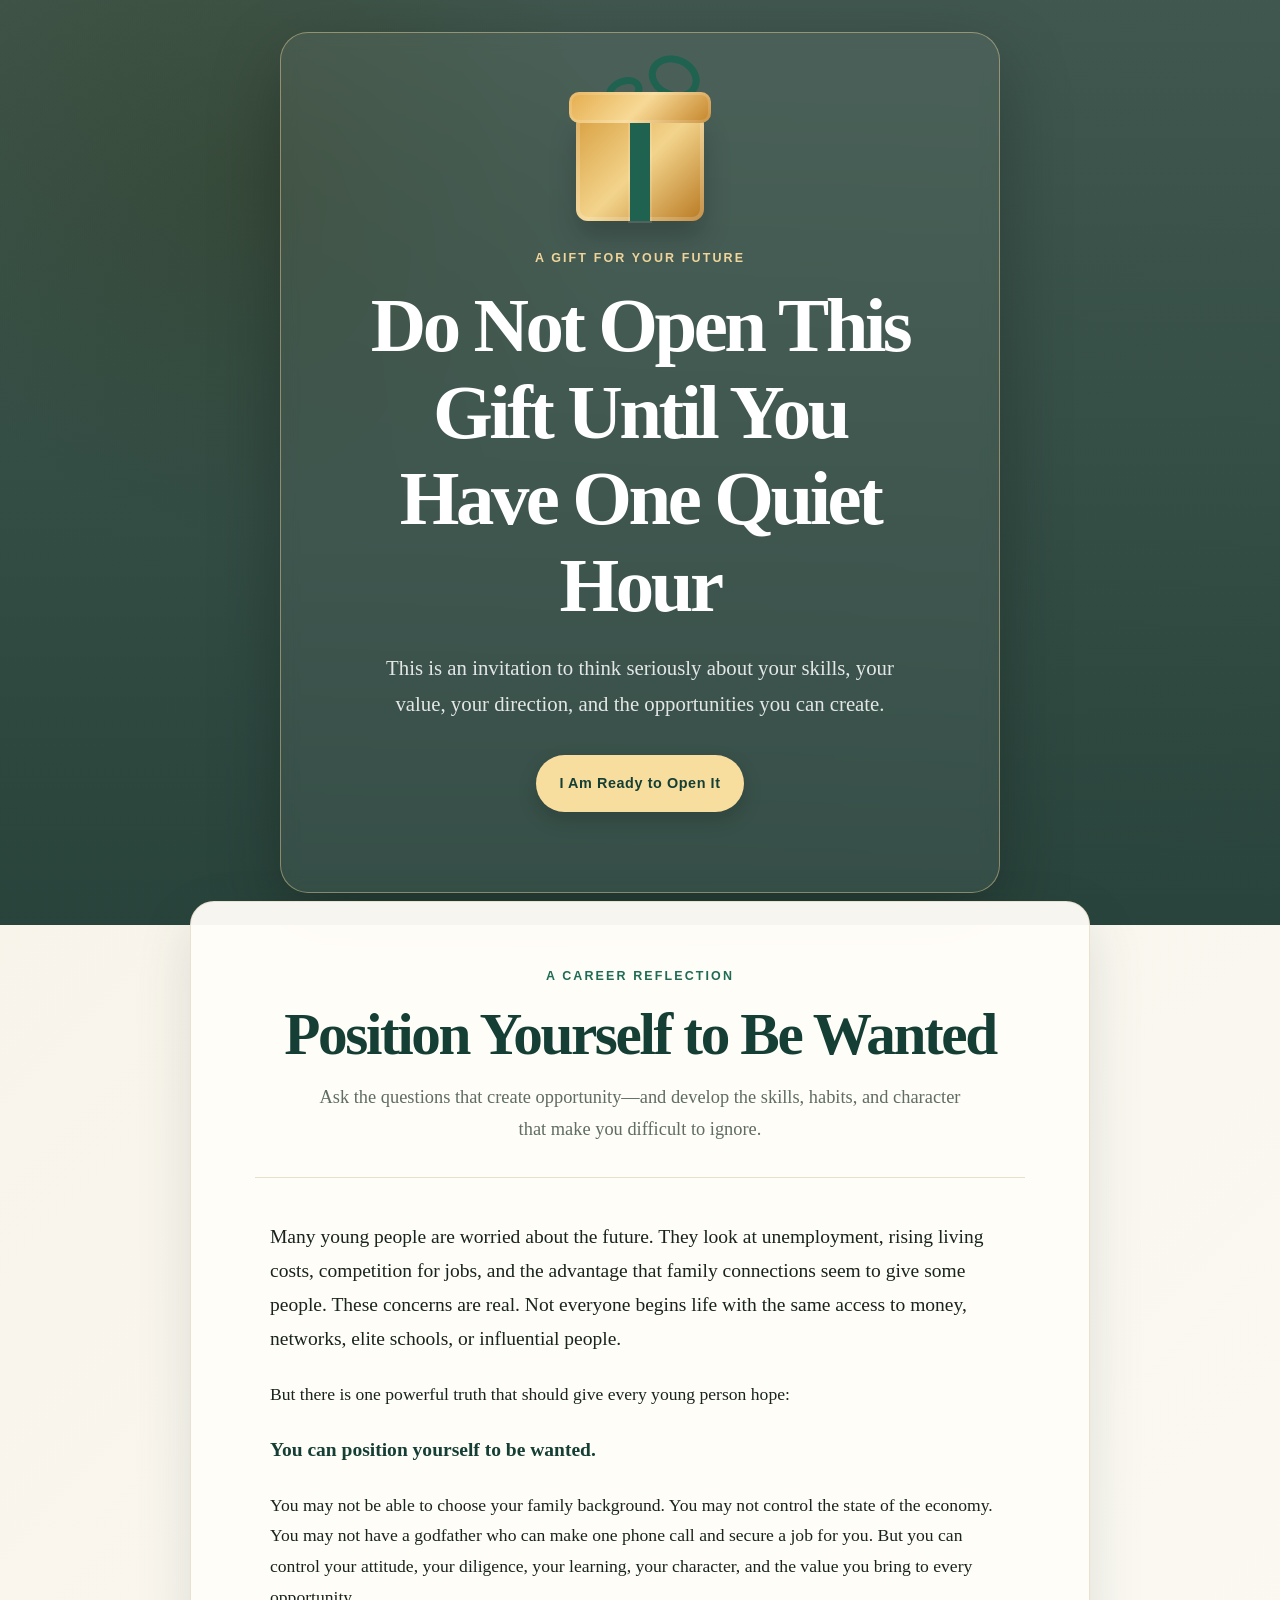
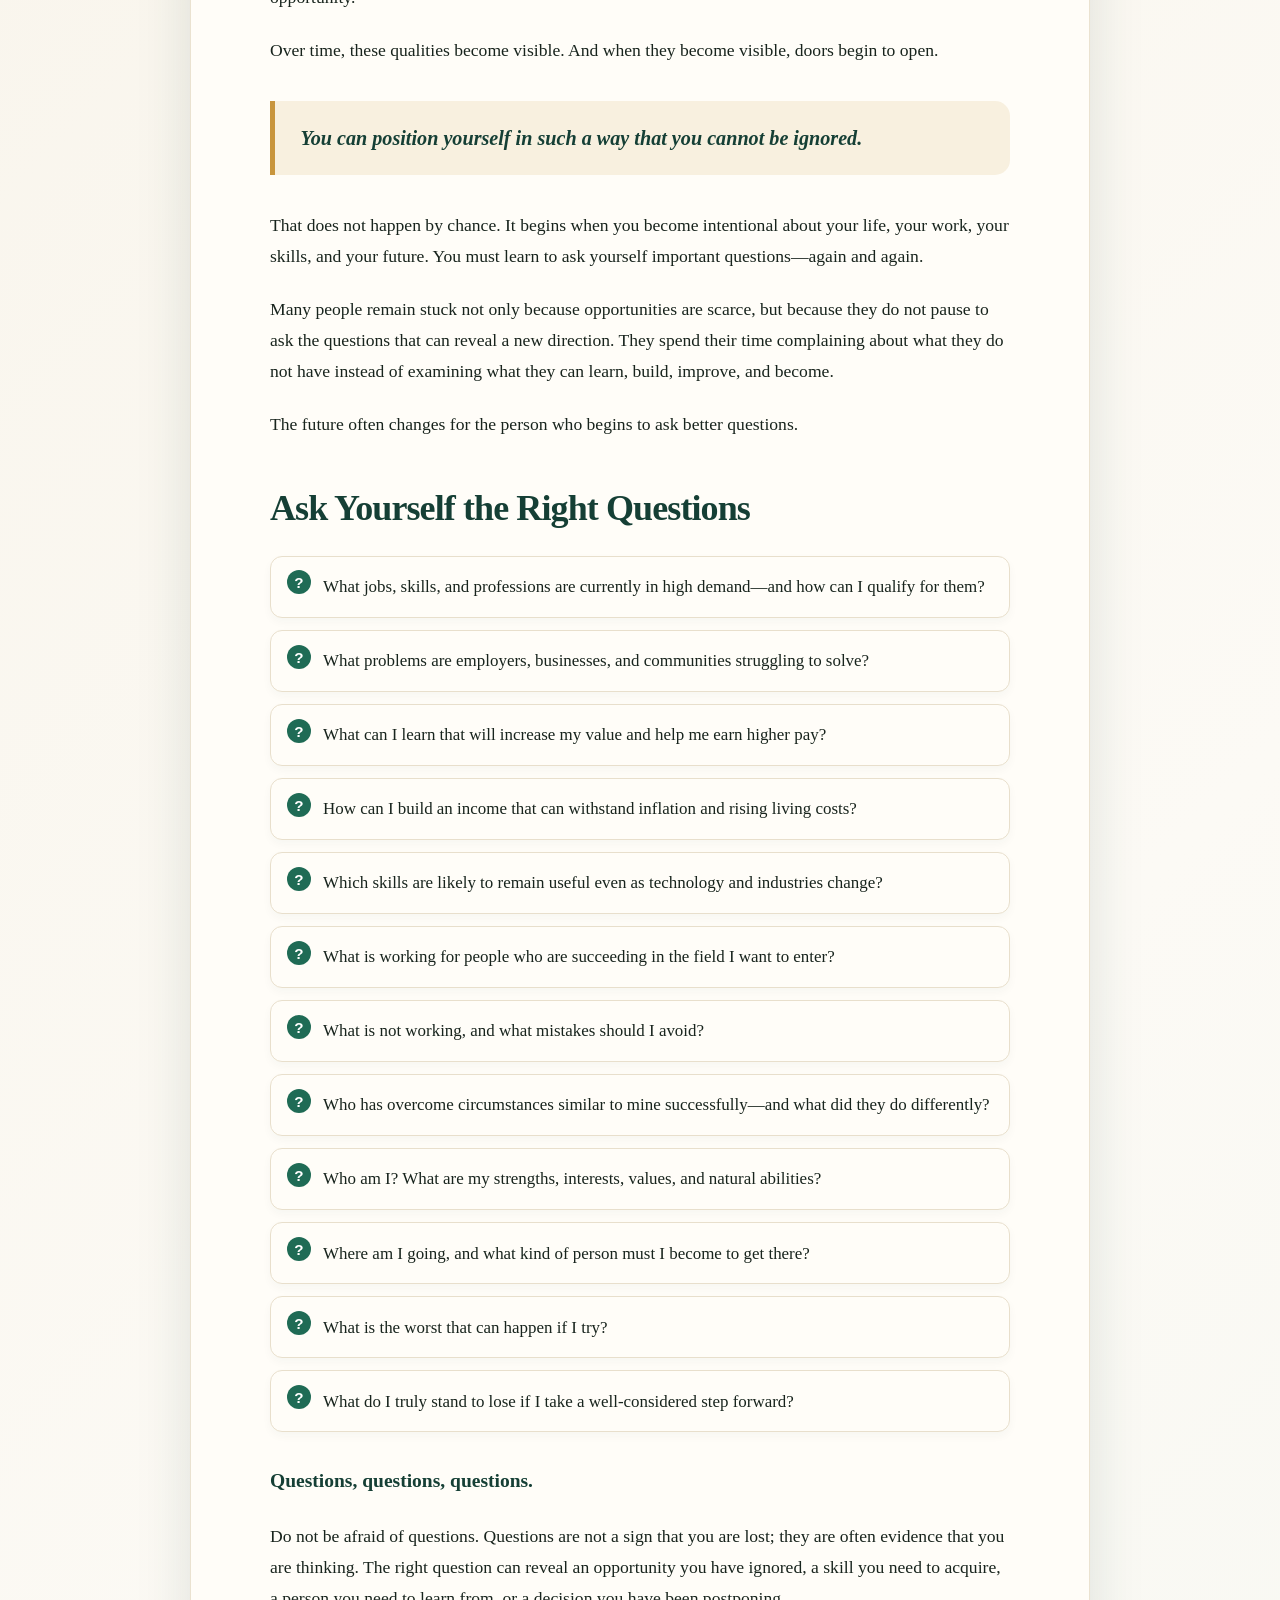
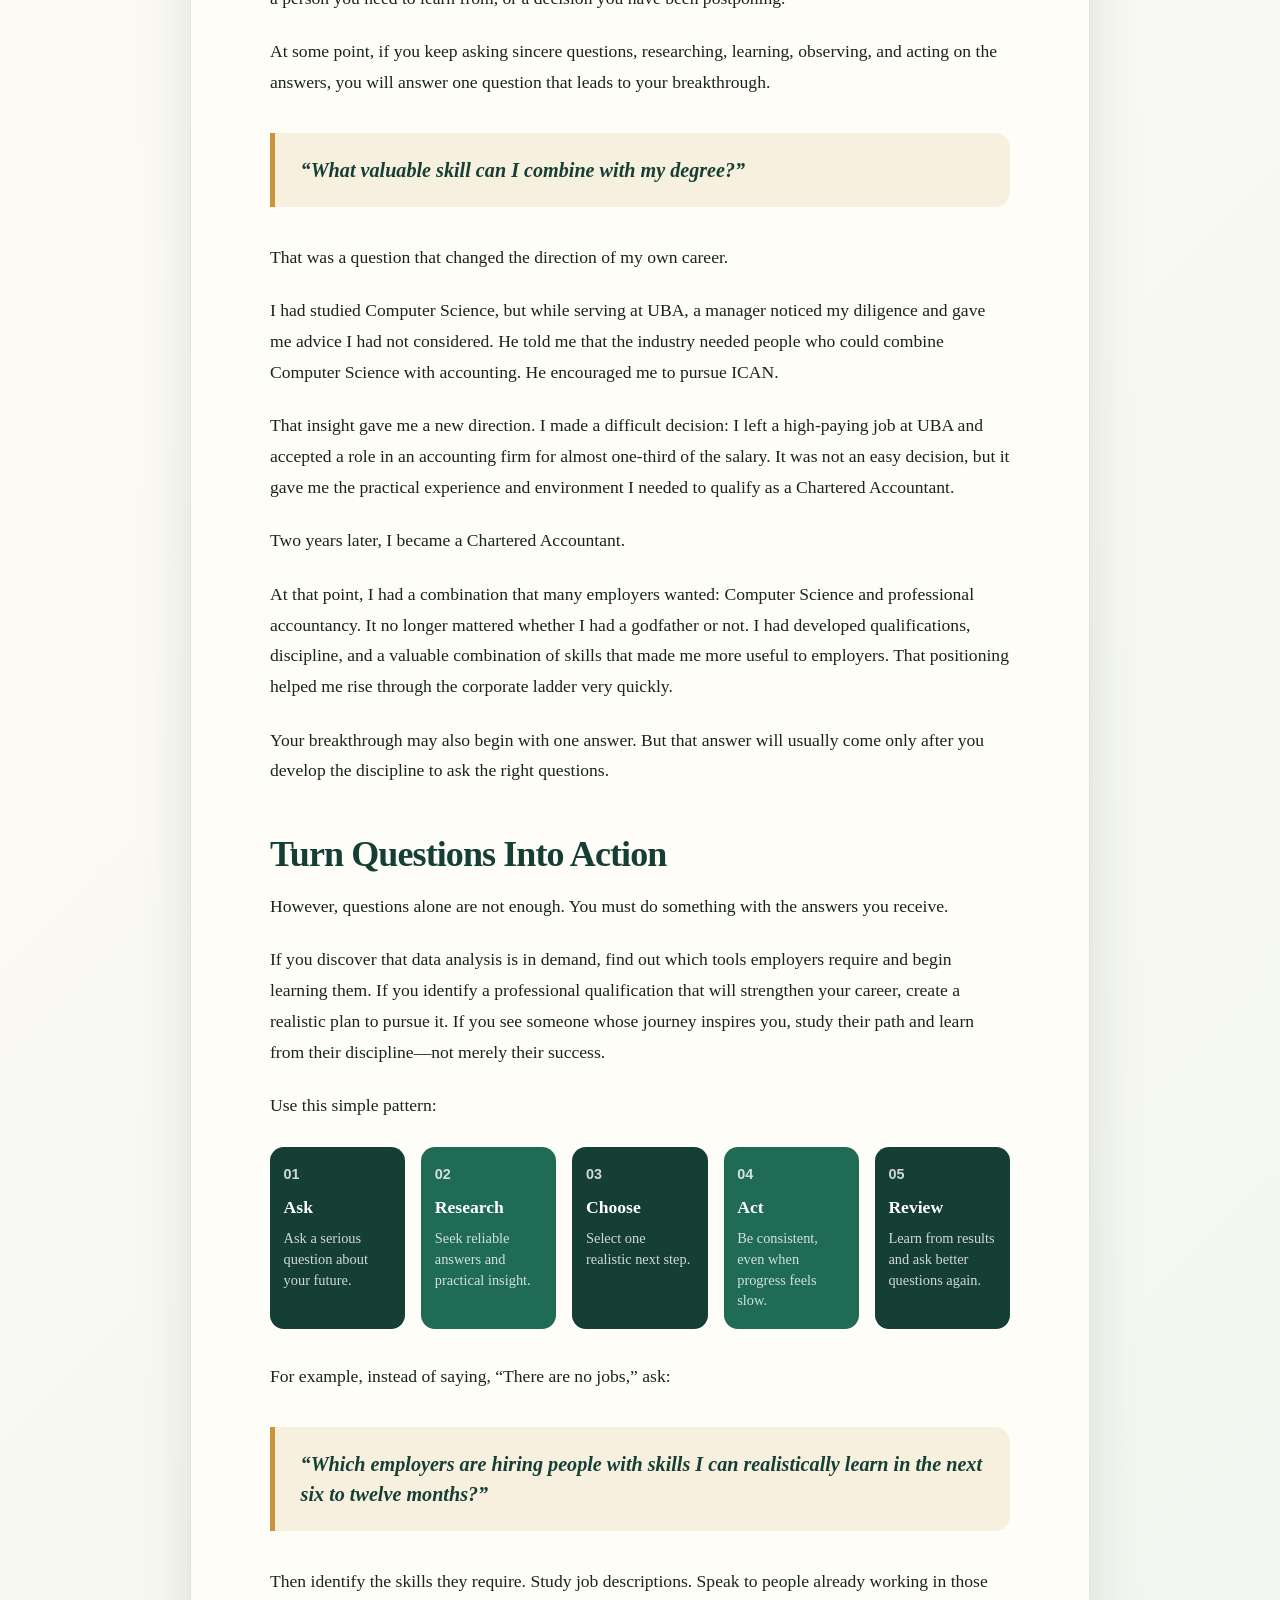
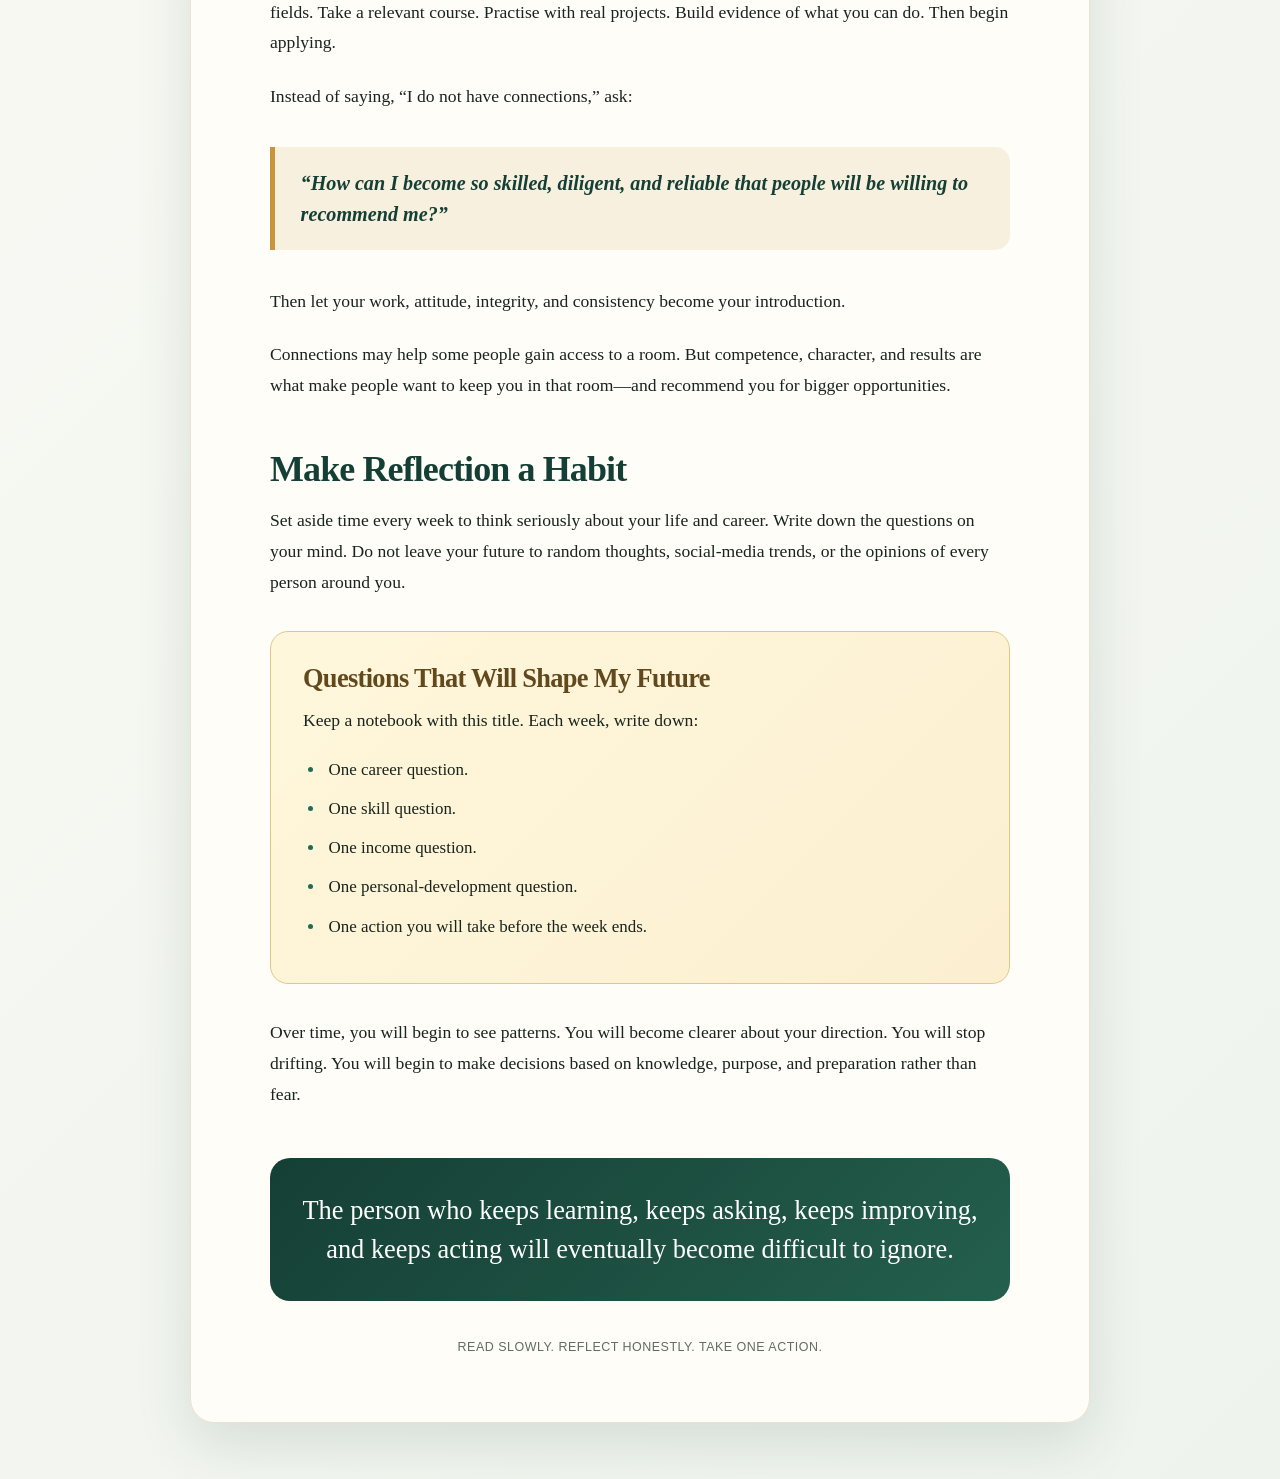
<file: index.html>
<!doctype html>
<html lang="en">
<head>
  <meta charset="utf-8">
  <meta name="viewport" content="width=device-width, initial-scale=1">
  <meta name="description" content="Position Yourself to Be Wanted: Ask the Questions That Create Opportunity.">
  <title>Position Yourself to Be Wanted</title>
  <style>
    :root {
      --ink: #18241d;
      --muted: #5f6d62;
      --cream: #fbf8f0;
      --paper: #fffdf8;
      --forest: #153f35;
      --green: #1f6b55;
      --gold: #c8953d;
      --gold-light: #f1d69c;
      --line: #e8dfcc;
      --shadow: 0 20px 55px rgba(21, 63, 53, .13);
    }

    * { box-sizing: border-box; }
    html { scroll-behavior: smooth; }
    body {
      margin: 0;
      color: var(--ink);
      background:
        radial-gradient(circle at top left, rgba(241, 214, 156, .42), transparent 28rem),
        linear-gradient(135deg, #f7f2e7 0%, #fcfaf5 48%, #eef4ed 100%);
      font-family: Georgia, "Times New Roman", serif;
      line-height: 1.75;
    }

    .hero {
      min-height: 100vh;
      display: grid;
      place-items: center;
      padding: 2rem 1.25rem;
      background:
        linear-gradient(rgba(12, 43, 35, .78), rgba(12, 43, 35, .88)),
        radial-gradient(circle at 20% 20%, rgba(200, 149, 61, .45), transparent 22rem),
        radial-gradient(circle at 80% 80%, rgba(255,255,255,.12), transparent 24rem);
      color: white;
      text-align: center;
    }

    .hero-card {
      width: min(720px, 100%);
      padding: clamp(2rem, 7vw, 5rem) clamp(1.4rem, 6vw, 4.5rem);
      border: 1px solid rgba(241, 214, 156, .45);
      border-radius: 28px;
      background: rgba(255,255,255,.06);
      box-shadow: 0 25px 70px rgba(0,0,0,.25);
      backdrop-filter: blur(8px);
    }

    .gift {
      width: 128px;
      height: 108px;
      margin: 0 auto 1.7rem;
      position: relative;
      border-radius: 12px;
      background: linear-gradient(135deg, #d89f40, #f3d48c 50%, #b87821);
      box-shadow: inset 0 0 0 4px rgba(255,255,255,.18), 0 16px 28px rgba(0,0,0,.2);
    }

    .gift::before {
      content: "";
      position: absolute;
      top: 0;
      left: 50%;
      width: 20px;
      height: 100%;
      transform: translateX(-50%);
      background: #1e624f;
      box-shadow: 0 0 0 2px rgba(255,255,255,.13);
    }

    .gift::after {
      content: "";
      position: absolute;
      top: -21px;
      left: -7px;
      width: 142px;
      height: 31px;
      border-radius: 10px;
      background: linear-gradient(135deg, #e5ad4e, #f7d996 50%, #c48328);
      box-shadow: inset 0 0 0 3px rgba(255,255,255,.14);
    }

    .bow, .bow::after {
      position: absolute;
      width: 38px;
      height: 28px;
      border: 7px solid #1e624f;
      border-radius: 50% 50% 48% 48%;
      top: -35px;
      left: 29px;
      transform: rotate(-24deg);
    }

    .bow::after {
      content: "";
      top: -7px;
      left: 38px;
      transform: rotate(47deg);
    }

    .eyebrow {
      margin: 0 0 .8rem;
      color: var(--gold-light);
      font-family: Arial, sans-serif;
      font-size: .78rem;
      font-weight: 800;
      letter-spacing: .17em;
      text-transform: uppercase;
    }

    h1, h2, h3 { line-height: 1.13; }
    h1 {
      margin: 0;
      font-size: clamp(2.25rem, 7vw, 4.8rem);
      letter-spacing: -.045em;
    }

    .hero .subtitle {
      margin: 1.25rem auto 0;
      max-width: 560px;
      color: rgba(255,255,255,.86);
      font-size: clamp(1.05rem, 2.5vw, 1.3rem);
    }

    .open-button {
      display: inline-block;
      margin-top: 2rem;
      padding: 1rem 1.45rem;
      color: var(--forest);
      border-radius: 999px;
      background: #f8de9e;
      box-shadow: 0 8px 20px rgba(0,0,0,.16);
      font-family: Arial, sans-serif;
      font-weight: 800;
      font-size: .9rem;
      letter-spacing: .04em;
      text-decoration: none;
      transition: transform .2s ease, background .2s ease;
    }

    .open-button:hover { transform: translateY(-3px); background: #fff0c4; }

    .page {
      width: min(900px, calc(100% - 2rem));
      margin: clamp(-1.5rem, -4vw, -3rem) auto 3.5rem;
      padding: clamp(1.5rem, 5vw, 4.4rem);
      position: relative;
      border: 1px solid rgba(232,223,204,.9);
      border-radius: 24px;
      background: rgba(255,253,248,.96);
      box-shadow: var(--shadow);
    }

    .article-header {
      padding-bottom: 2rem;
      border-bottom: 1px solid var(--line);
      text-align: center;
    }

    .article-header h2 {
      margin: .25rem auto .85rem;
      max-width: 780px;
      color: var(--forest);
      font-size: clamp(2rem, 5vw, 3.7rem);
      letter-spacing: -.04em;
    }

    .standfirst {
      max-width: 670px;
      margin: 0 auto;
      color: var(--muted);
      font-size: 1.15rem;
    }

    .article { max-width: 740px; margin: 2.6rem auto 0; }
    .article p { margin: 0 0 1.42rem; font-size: 1.1rem; }
    .article h3 {
      margin: 3rem 0 1rem;
      color: var(--forest);
      font-size: clamp(1.65rem, 4vw, 2.25rem);
      letter-spacing: -.025em;
    }

    .lead { font-size: 1.22rem !important; }
    .emphasis { color: var(--forest); font-weight: 700; font-size: 1.22rem !important; }

    blockquote {
      margin: 2.2rem 0;
      padding: 1.35rem 1.4rem 1.35rem 1.6rem;
      position: relative;
      color: var(--forest);
      border-left: 5px solid var(--gold);
      border-radius: 0 15px 15px 0;
      background: #f8f0df;
      font-size: 1.26rem;
      font-style: italic;
      font-weight: 700;
      line-height: 1.5;
    }

    ul, ol { margin: 1.15rem 0 1.7rem; padding-left: 1.35rem; }
    li { margin: .6rem 0; padding-left: .25rem; font-size: 1.06rem; }
    li::marker { color: var(--green); font-weight: 700; }

    .question-list {
      display: grid;
      gap: .75rem;
      margin: 1.7rem 0 2rem;
      padding: 0;
      list-style: none;
    }

    .question-list li {
      margin: 0;
      padding: .95rem 1rem .95rem 3.25rem;
      position: relative;
      border: 1px solid var(--line);
      border-radius: 12px;
      background: #fffdf8;
      box-shadow: 0 4px 10px rgba(27,54,43,.035);
    }

    .question-list li::before {
      content: "?";
      position: absolute;
      top: .84rem;
      left: 1rem;
      display: grid;
      width: 1.5rem;
      height: 1.5rem;
      place-items: center;
      color: white;
      border-radius: 50%;
      background: var(--green);
      font-family: Arial, sans-serif;
      font-size: .95rem;
      font-weight: 800;
    }

    .action-grid {
      display: grid;
      gap: 1rem;
      grid-template-columns: repeat(5, minmax(0, 1fr));
      margin: 1.6rem 0 2rem;
    }

    .step {
      min-height: 145px;
      padding: 1.1rem .85rem;
      border-radius: 14px;
      background: var(--forest);
      color: white;
    }

    .step:nth-child(even) { background: var(--green); }
    .step-number { color: var(--gold-light); font-family: Arial, sans-serif; font-weight: 800; font-size: .8rem; }
    .step strong { display: block; margin: .45rem 0 .3rem; font-size: 1.1rem; }
    .step span { display: block; color: rgba(255,255,255,.8); font-size: .9rem; line-height: 1.45; }

    .journal {
      margin: 2.1rem 0;
      padding: clamp(1.3rem, 4vw, 2rem);
      border: 1px solid #dfc885;
      border-radius: 18px;
      background: linear-gradient(135deg, #fff7dc, #fbefd0);
    }

    .journal h3 { margin: 0 0 .7rem; color: #62491d; font-size: 1.65rem; }
    .journal p { margin-bottom: 1rem; }
    .journal ul { margin-bottom: 0; }

    .final-call {
      margin-top: 3rem;
      padding: 2.1rem 1.5rem;
      color: white;
      border-radius: 20px;
      background: linear-gradient(135deg, var(--forest), #245f4d);
      text-align: center;
    }
    .final-call p { margin: 0; font-size: clamp(1.25rem, 3vw, 1.65rem); line-height: 1.45; }

    footer {
      margin-top: 2.2rem;
      color: var(--muted);
      font-family: Arial, sans-serif;
      font-size: .78rem;
      letter-spacing: .04em;
      text-align: center;
      text-transform: uppercase;
    }

    @media (max-width: 700px) {
      .page { width: min(100% - 1rem, 900px); border-radius: 18px; }
      .article p, li { font-size: 1.02rem; }
      .action-grid { grid-template-columns: 1fr; }
      .step { min-height: auto; }
    }

    @media print {
      body { background: white; }
      .hero { min-height: auto; padding: 1.5rem; }
      .open-button { display: none; }
      .page { margin: 0 auto; box-shadow: none; border: none; }
    }
  </style>
</head>
<body>
  <header class="hero">
    <div class="hero-card">
      <div class="gift" aria-hidden="true"><div class="bow"></div></div>
      <p class="eyebrow">A Gift for Your Future</p>
      <h1>Do Not Open This Gift Until You Have One Quiet Hour</h1>
      <p class="subtitle">This is an invitation to think seriously about your skills, your value, your direction, and the opportunities you can create.</p>
      <a class="open-button" href="#article">I Am Ready to Open It</a>
    </div>
  </header>

  <main class="page" id="article">
    <header class="article-header">
      <p class="eyebrow" style="color:#1f6b55">A Career Reflection</p>
      <h2>Position Yourself to Be Wanted</h2>
      <p class="standfirst">Ask the questions that create opportunity—and develop the skills, habits, and character that make you difficult to ignore.</p>
    </header>

    <article class="article">
      <p class="lead">Many young people are worried about the future. They look at unemployment, rising living costs, competition for jobs, and the advantage that family connections seem to give some people. These concerns are real. Not everyone begins life with the same access to money, networks, elite schools, or influential people.</p>

      <p>But there is one powerful truth that should give every young person hope:</p>
      <p class="emphasis">You can position yourself to be wanted.</p>

      <p>You may not be able to choose your family background. You may not control the state of the economy. You may not have a godfather who can make one phone call and secure a job for you. But you can control your attitude, your diligence, your learning, your character, and the value you bring to every opportunity.</p>

      <p>Over time, these qualities become visible. And when they become visible, doors begin to open.</p>

      <blockquote>You can position yourself in such a way that you cannot be ignored.</blockquote>

      <p>That does not happen by chance. It begins when you become intentional about your life, your work, your skills, and your future. You must learn to ask yourself important questions—again and again.</p>

      <p>Many people remain stuck not only because opportunities are scarce, but because they do not pause to ask the questions that can reveal a new direction. They spend their time complaining about what they do not have instead of examining what they can learn, build, improve, and become.</p>

      <p>The future often changes for the person who begins to ask better questions.</p>

      <h3>Ask Yourself the Right Questions</h3>
      <ul class="question-list">
        <li>What jobs, skills, and professions are currently in high demand—and how can I qualify for them?</li>
        <li>What problems are employers, businesses, and communities struggling to solve?</li>
        <li>What can I learn that will increase my value and help me earn higher pay?</li>
        <li>How can I build an income that can withstand inflation and rising living costs?</li>
        <li>Which skills are likely to remain useful even as technology and industries change?</li>
        <li>What is working for people who are succeeding in the field I want to enter?</li>
        <li>What is not working, and what mistakes should I avoid?</li>
        <li>Who has overcome circumstances similar to mine successfully—and what did they do differently?</li>
        <li>Who am I? What are my strengths, interests, values, and natural abilities?</li>
        <li>Where am I going, and what kind of person must I become to get there?</li>
        <li>What is the worst that can happen if I try?</li>
        <li>What do I truly stand to lose if I take a well-considered step forward?</li>
      </ul>

      <p class="emphasis">Questions, questions, questions.</p>

      <p>Do not be afraid of questions. Questions are not a sign that you are lost; they are often evidence that you are thinking. The right question can reveal an opportunity you have ignored, a skill you need to acquire, a person you need to learn from, or a decision you have been postponing.</p>

      <p>At some point, if you keep asking sincere questions, researching, learning, observing, and acting on the answers, you will answer one question that leads to your breakthrough.</p>

      <blockquote>“What valuable skill can I combine with my degree?”</blockquote>

      <p>That was a question that changed the direction of my own career.</p>

      <p>I had studied Computer Science, but while serving at UBA, a manager noticed my diligence and gave me advice I had not considered. He told me that the industry needed people who could combine Computer Science with accounting. He encouraged me to pursue ICAN.</p>

      <p>That insight gave me a new direction. I made a difficult decision: I left a high-paying job at UBA and accepted a role in an accounting firm for almost one-third of the salary. It was not an easy decision, but it gave me the practical experience and environment I needed to qualify as a Chartered Accountant.</p>

      <p>Two years later, I became a Chartered Accountant.</p>

      <p>At that point, I had a combination that many employers wanted: Computer Science and professional accountancy. It no longer mattered whether I had a godfather or not. I had developed qualifications, discipline, and a valuable combination of skills that made me more useful to employers. That positioning helped me rise through the corporate ladder very quickly.</p>

      <p>Your breakthrough may also begin with one answer. But that answer will usually come only after you develop the discipline to ask the right questions.</p>

      <h3>Turn Questions Into Action</h3>
      <p>However, questions alone are not enough. You must do something with the answers you receive.</p>

      <p>If you discover that data analysis is in demand, find out which tools employers require and begin learning them. If you identify a professional qualification that will strengthen your career, create a realistic plan to pursue it. If you see someone whose journey inspires you, study their path and learn from their discipline—not merely their success.</p>

      <p>Use this simple pattern:</p>
      <div class="action-grid" aria-label="Five steps to turn questions into action">
        <div class="step"><span class="step-number">01</span><strong>Ask</strong><span>Ask a serious question about your future.</span></div>
        <div class="step"><span class="step-number">02</span><strong>Research</strong><span>Seek reliable answers and practical insight.</span></div>
        <div class="step"><span class="step-number">03</span><strong>Choose</strong><span>Select one realistic next step.</span></div>
        <div class="step"><span class="step-number">04</span><strong>Act</strong><span>Be consistent, even when progress feels slow.</span></div>
        <div class="step"><span class="step-number">05</span><strong>Review</strong><span>Learn from results and ask better questions again.</span></div>
      </div>

      <p>For example, instead of saying, “There are no jobs,” ask:</p>
      <blockquote>“Which employers are hiring people with skills I can realistically learn in the next six to twelve months?”</blockquote>

      <p>Then identify the skills they require. Study job descriptions. Speak to people already working in those fields. Take a relevant course. Practise with real projects. Build evidence of what you can do. Then begin applying.</p>

      <p>Instead of saying, “I do not have connections,” ask:</p>
      <blockquote>“How can I become so skilled, diligent, and reliable that people will be willing to recommend me?”</blockquote>

      <p>Then let your work, attitude, integrity, and consistency become your introduction.</p>

      <p>Connections may help some people gain access to a room. But competence, character, and results are what make people want to keep you in that room—and recommend you for bigger opportunities.</p>

      <h3>Make Reflection a Habit</h3>
      <p>Set aside time every week to think seriously about your life and career. Write down the questions on your mind. Do not leave your future to random thoughts, social-media trends, or the opinions of every person around you.</p>

      <section class="journal">
        <h3>Questions That Will Shape My Future</h3>
        <p>Keep a notebook with this title. Each week, write down:</p>
        <ul>
          <li>One career question.</li>
          <li>One skill question.</li>
          <li>One income question.</li>
          <li>One personal-development question.</li>
          <li>One action you will take before the week ends.</li>
        </ul>
      </section>

      <p>Over time, you will begin to see patterns. You will become clearer about your direction. You will stop drifting. You will begin to make decisions based on knowledge, purpose, and preparation rather than fear.</p>

      <section class="final-call">
        <p>The person who keeps learning, keeps asking, keeps improving, and keeps acting will eventually become difficult to ignore.</p>
      </section>
    </article>

    <footer>Read slowly. Reflect honestly. Take one action.</footer>
  </main>
</body>
</html>
</file>
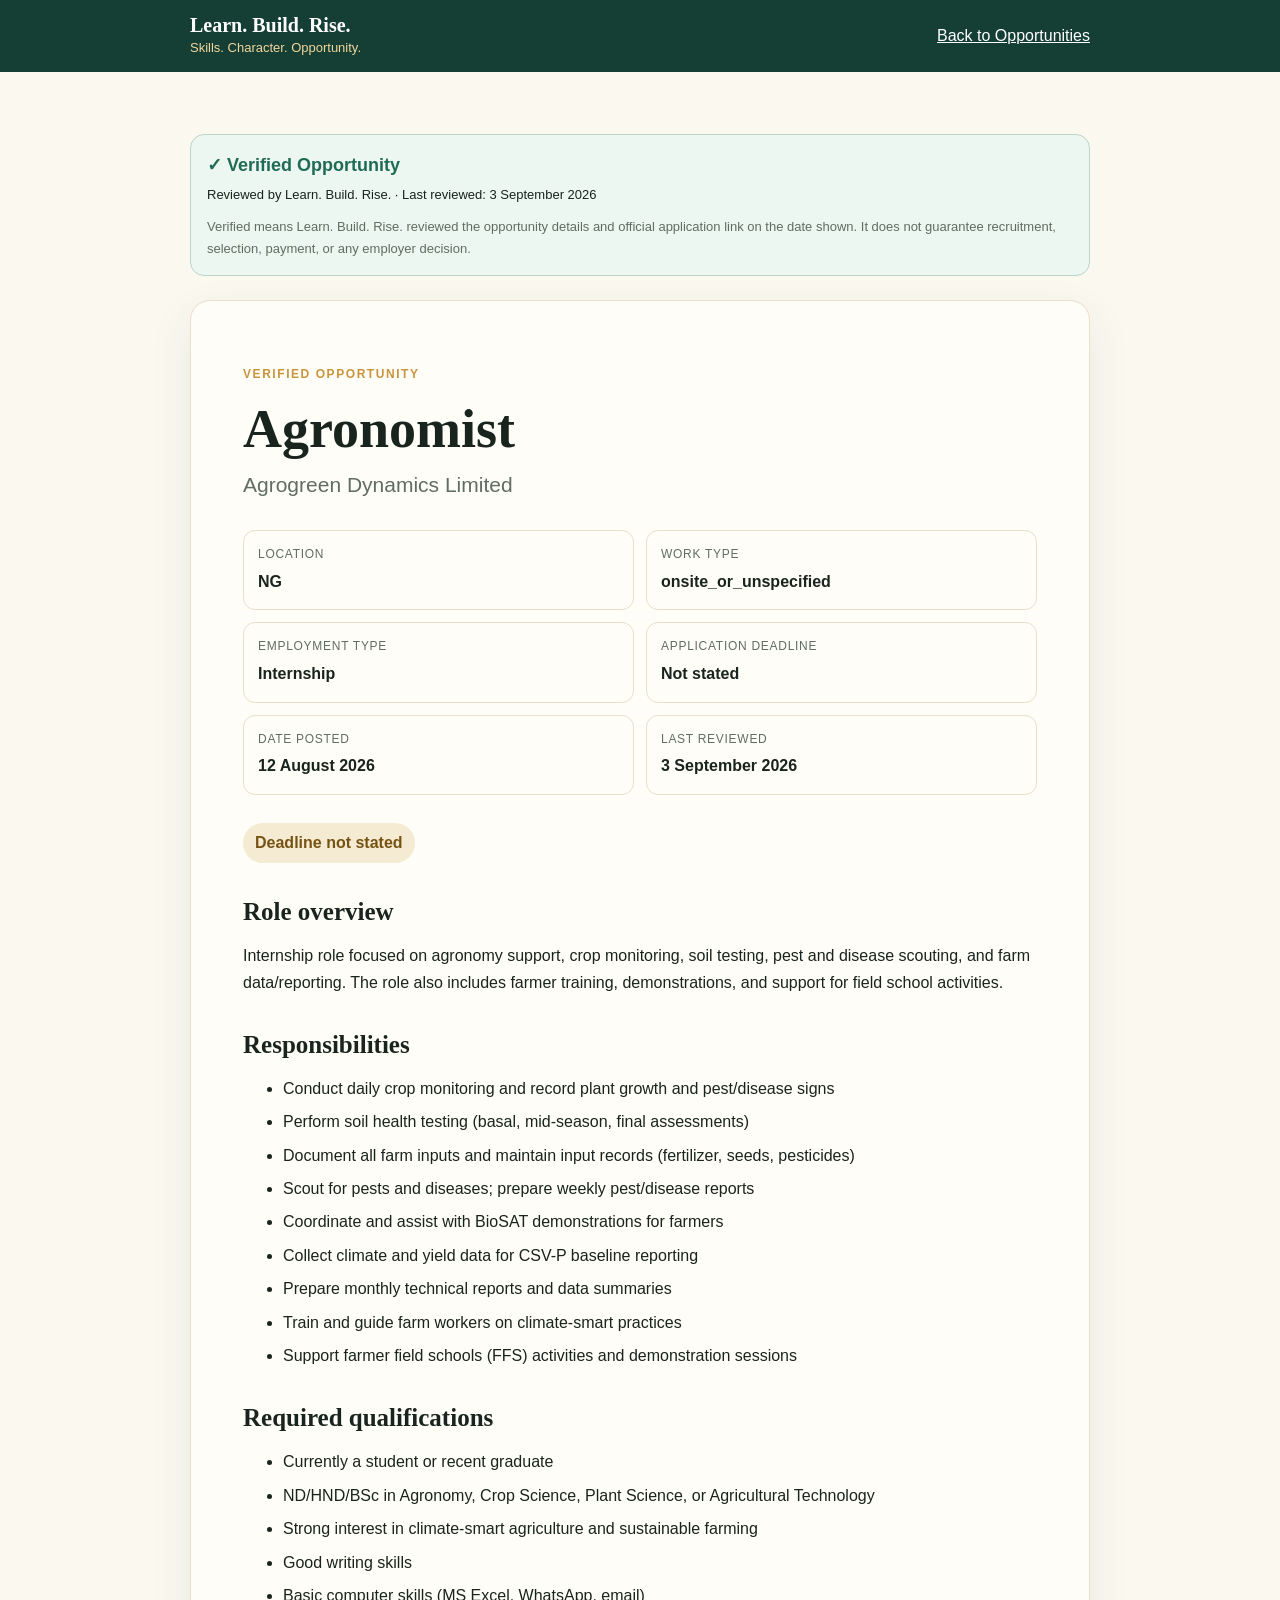
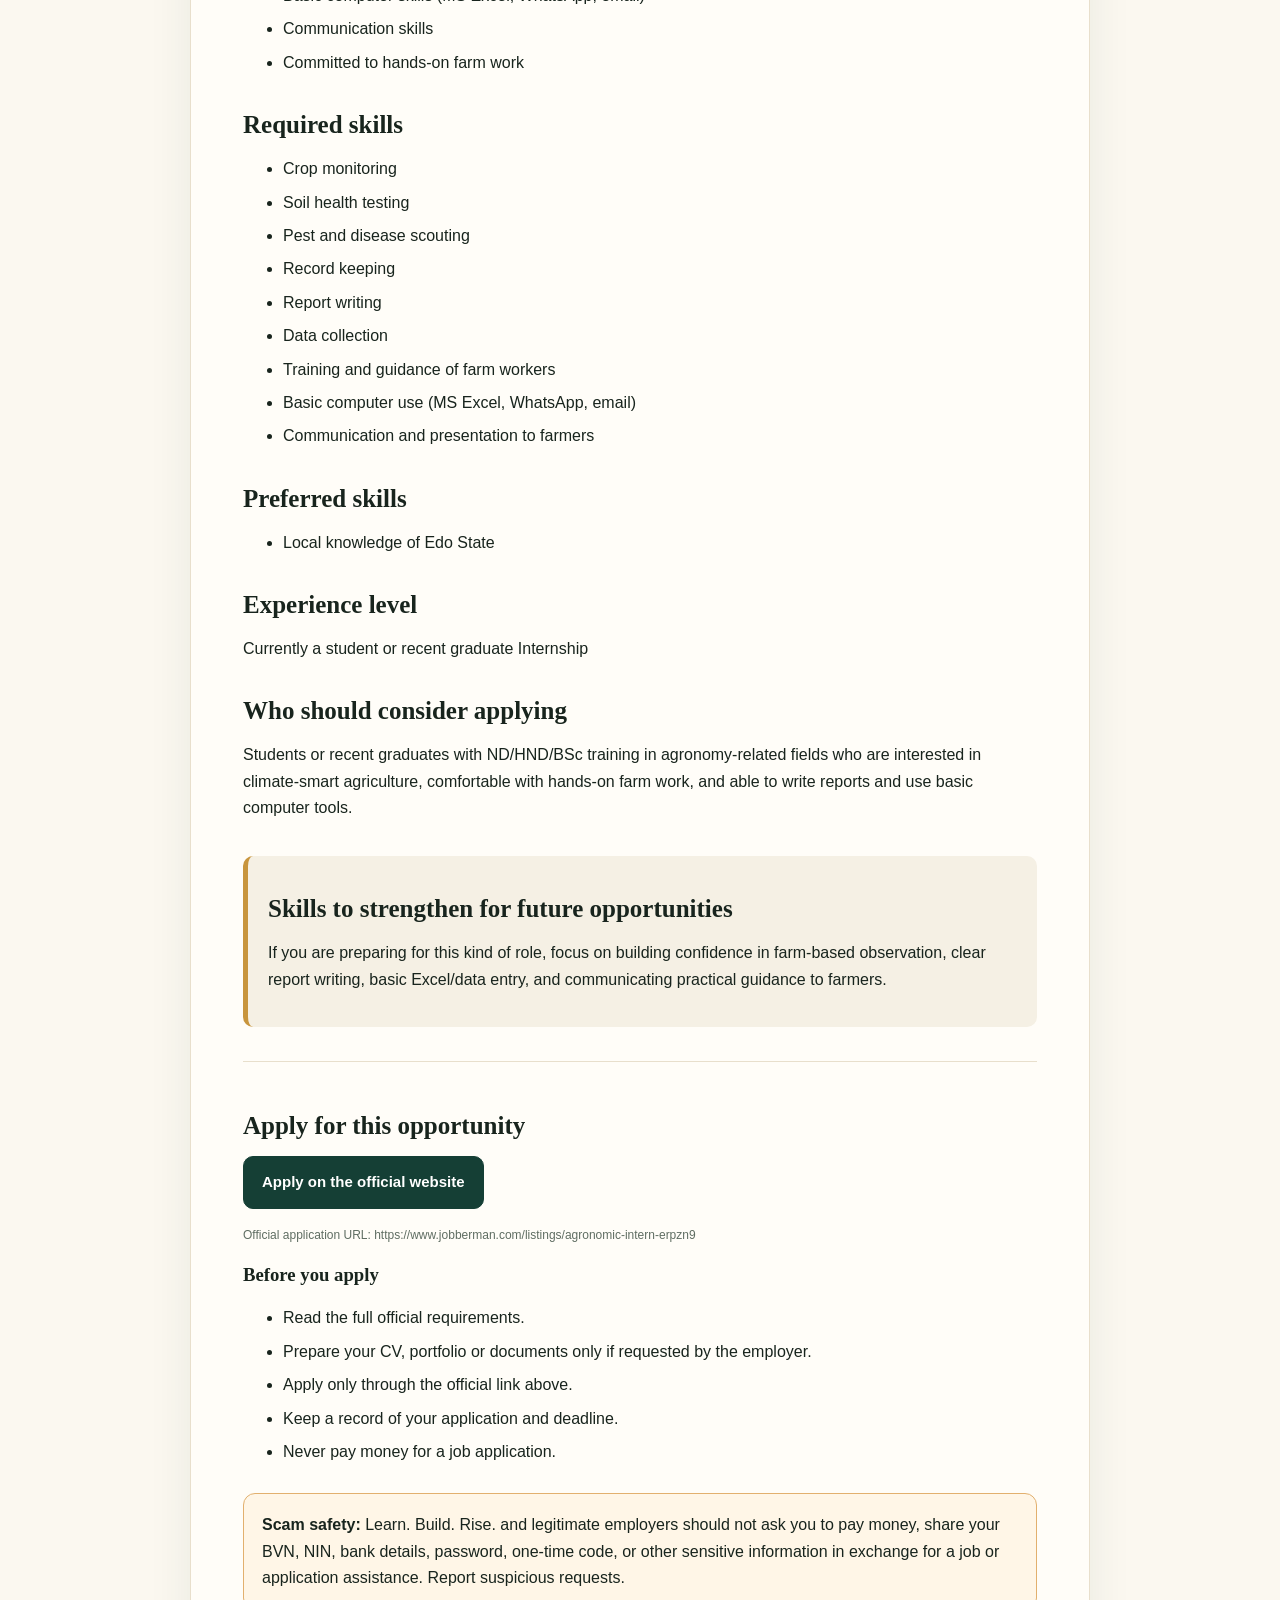
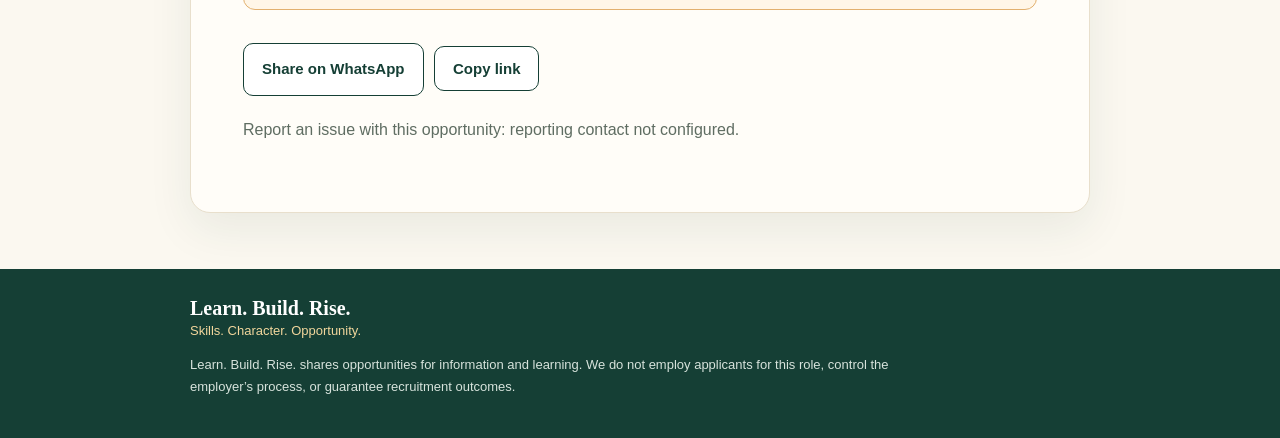
<file: opportunities/agronomist-agrogreen-dynamics-limited-2026/index.html>
<!doctype html>
<html lang="en">
<head>
  <meta charset="utf-8">
  <meta name="viewport" content="width=device-width, initial-scale=1">
  <title>Agronomist at Agrogreen Dynamics Limited | Learn. Build. Rise.</title>
  <meta name="description" content="Internship role focused on agronomy support, crop monitoring, soil testing, pest and disease scouting, and farm data/reporting. The role also includes farm">
  <link rel="canonical" href="https://learnbuildrise.org/opportunities/agronomist-agrogreen-dynamics-limited-2026/">
  <meta property="og:type" content="article">
  <meta property="og:title" content="Agronomist at Agrogreen Dynamics Limited">
  <meta property="og:description" content="Internship role focused on agronomy support, crop monitoring, soil testing, pest and disease scouting, and farm data/reporting. The role also includes farmer training, demonstrations, and support for ">
  <meta property="og:url" content="https://learnbuildrise.org/opportunities/agronomist-agrogreen-dynamics-limited-2026/">
  <link rel="stylesheet" href="../opportunities.css">
</head>
<body>
  <header class="site-header">
    <div class="container header-inner">
      <div><strong>Learn. Build. Rise.</strong><span>Skills. Character. Opportunity.</span></div>
      <a href="/opportunities/">Back to Opportunities</a>
    </div>
  </header>
  <main class="container">
    <section class="verification">
      <strong>✓ Verified Opportunity</strong>
      <span>Reviewed by Learn. Build. Rise. · Last reviewed: 3 September 2026</span>
      <p>Verified means Learn. Build. Rise. reviewed the opportunity details and official application link on the date shown. It does not guarantee recruitment, selection, payment, or any employer decision.</p>
    </section>
    <article>
      <p class="eyebrow">Verified opportunity</p>
      <h1>Agronomist</h1>
      <p class="organisation">Agrogreen Dynamics Limited</p>
      <div class="facts">
        <div><span>Location</span><strong>NG</strong></div>
        <div><span>Work type</span><strong>onsite_or_unspecified</strong></div>
        <div><span>Employment type</span><strong>Internship</strong></div>
        <div><span>Application deadline</span><strong>Not stated</strong></div>
        <div><span>Date posted</span><strong>12 August 2026</strong></div>
        <div><span>Last reviewed</span><strong>3 September 2026</strong></div>
      </div>
      <div class="deadline">Deadline not stated</div>
      
      <section><h2>Role overview</h2><p>Internship role focused on agronomy support, crop monitoring, soil testing, pest and disease scouting, and farm data/reporting. The role also includes farmer training, demonstrations, and support for field school activities.</p></section>
      <section><h2>Responsibilities</h2><ul><li>Conduct daily crop monitoring and record plant growth and pest/disease signs</li><li>Perform soil health testing (basal, mid-season, final assessments)</li><li>Document all farm inputs and maintain input records (fertilizer, seeds, pesticides)</li><li>Scout for pests and diseases; prepare weekly pest/disease reports</li><li>Coordinate and assist with BioSAT demonstrations for farmers</li><li>Collect climate and yield data for CSV-P baseline reporting</li><li>Prepare monthly technical reports and data summaries</li><li>Train and guide farm workers on climate-smart practices</li><li>Support farmer field schools (FFS) activities and demonstration sessions</li></ul></section>
      <section><h2>Required qualifications</h2><ul><li>Currently a student or recent graduate</li><li>ND/HND/BSc in Agronomy, Crop Science, Plant Science, or Agricultural Technology</li><li>Strong interest in climate-smart agriculture and sustainable farming</li><li>Good writing skills</li><li>Basic computer skills (MS Excel, WhatsApp, email)</li><li>Communication skills</li><li>Committed to hands-on farm work</li></ul></section>
      <section><h2>Required skills</h2><ul><li>Crop monitoring</li><li>Soil health testing</li><li>Pest and disease scouting</li><li>Record keeping</li><li>Report writing</li><li>Data collection</li><li>Training and guidance of farm workers</li><li>Basic computer use (MS Excel, WhatsApp, email)</li><li>Communication and presentation to farmers</li></ul></section>
      <section><h2>Preferred skills</h2><ul><li>Local knowledge of Edo State</li></ul></section>
      <section><h2>Experience level</h2><p>Currently a student or recent graduate Internship</p></section>
      
      <section><h2>Who should consider applying</h2><p>Students or recent graduates with ND/HND/BSc training in agronomy-related fields who are interested in climate-smart agriculture, comfortable with hands-on farm work, and able to write reports and use basic computer tools.</p></section>
      <section class="skills"><h2>Skills to strengthen for future opportunities</h2><p>If you are preparing for this kind of role, focus on building confidence in farm-based observation, clear report writing, basic Excel/data entry, and communicating practical guidance to farmers.</p></section>
      <section class="apply">
        <h2>Apply for this opportunity</h2>
        <a class="button primary" href="https://www.jobberman.com/listings/agronomic-intern-erpzn9" target="_blank" rel="noopener noreferrer">Apply on the official website</a>
        <p class="url">Official application URL: https://www.jobberman.com/listings/agronomic-intern-erpzn9</p>
        <h3>Before you apply</h3>
        <ul>
          <li>Read the full official requirements.</li>
          <li>Prepare your CV, portfolio or documents only if requested by the employer.</li>
          <li>Apply only through the official link above.</li>
          <li>Keep a record of your application and deadline.</li>
          <li>Never pay money for a job application.</li>
        </ul>
      </section>
      <aside class="warning"><strong>Scam safety:</strong> Learn. Build. Rise. and legitimate employers should not ask you to pay money, share your BVN, NIN, bank details, password, one-time code, or other sensitive information in exchange for a job or application assistance. Report suspicious requests.</aside>
      <div class="sharing">
        <a class="button" href="https://wa.me/?text=%E2%9C%85%20VERIFIED%20OPPORTUNITY%20%231%0A%0AAgronomist%20at%20Agrogreen%20Dynamics%20Limited%0ALocation%3A%20NG%0ADeadline%3A%20Not%20stated%0A%0ARead%20the%20verified%20details%2C%20requirements%2C%20skills%20to%20strengthen%20and%20apply%20through%20the%20official%20link%3A%0Ahttps%3A%2F%2Flearnbuildrise.org%2Fopportunities%2Fagronomist-agrogreen-dynamics-limited-2026%2F%0A%0ALearn.%20Build.%20Rise.%0ASkills.%20Character.%20Opportunity." target="_blank" rel="noopener noreferrer">Share on WhatsApp</a>
        <button class="button" type="button" onclick="navigator.clipboard.writeText(location.href).then(() => this.textContent='Link copied')">Copy link</button>
      </div>
      <p class="report muted">Report an issue with this opportunity: reporting contact not configured.</p>
    </article>
  </main>
  <footer><div class="container"><strong>Learn. Build. Rise.</strong><span>Skills. Character. Opportunity.</span><p>Learn. Build. Rise. shares opportunities for information and learning. We do not employ applicants for this role, control the employer’s process, or guarantee recruitment outcomes.</p></div></footer>
</body>
</html>
</file>
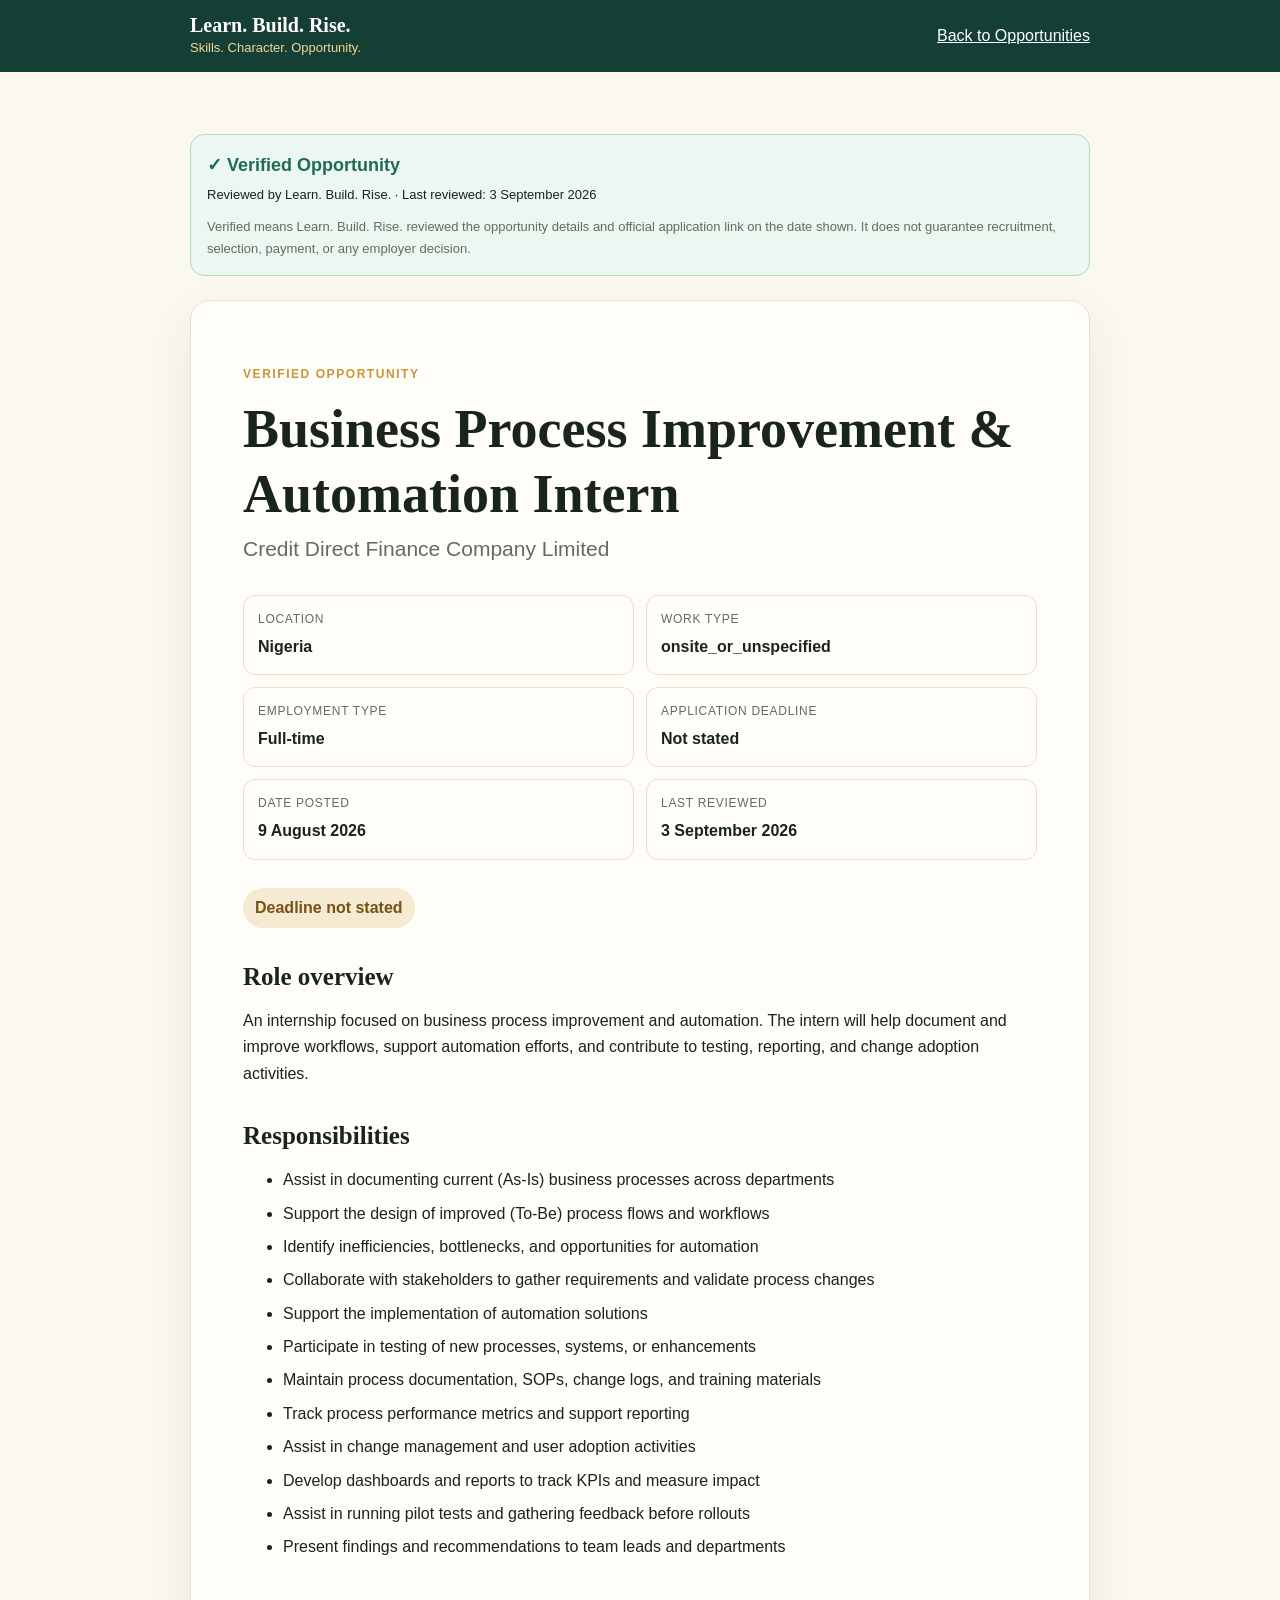
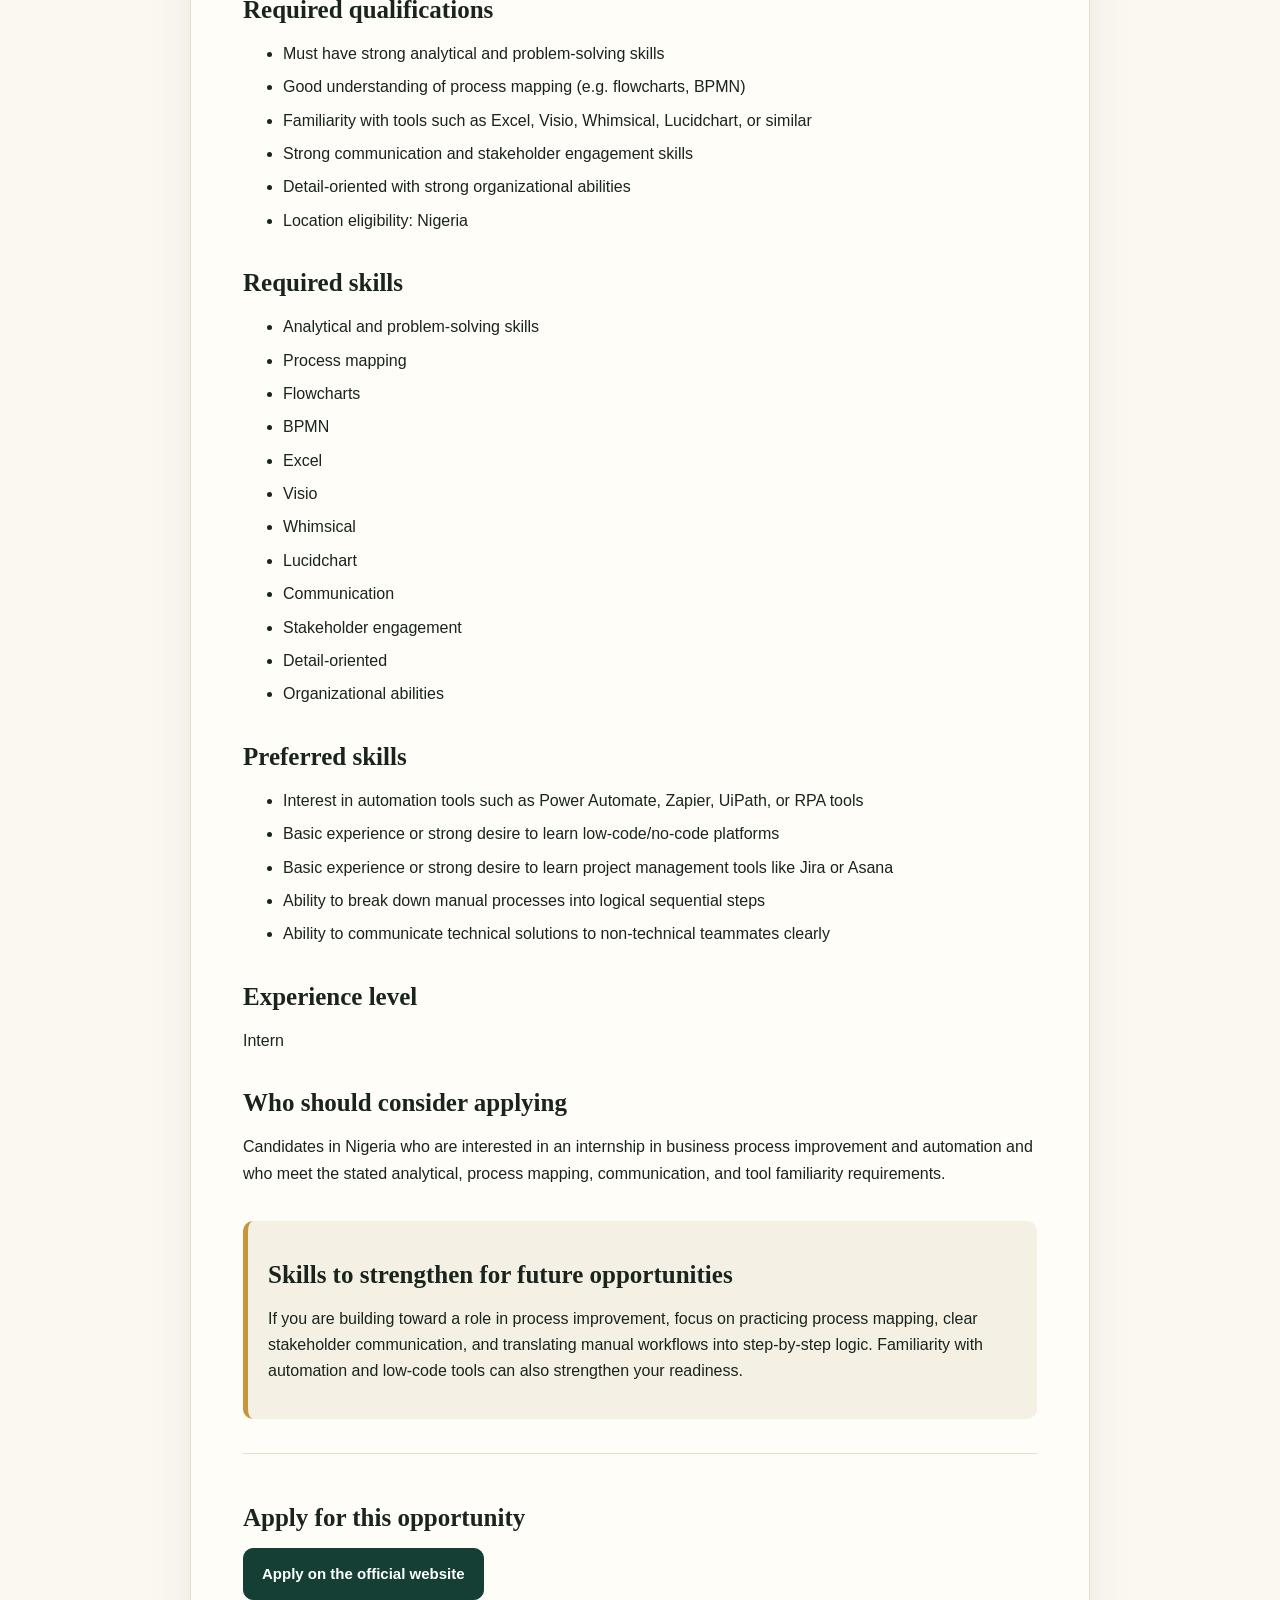
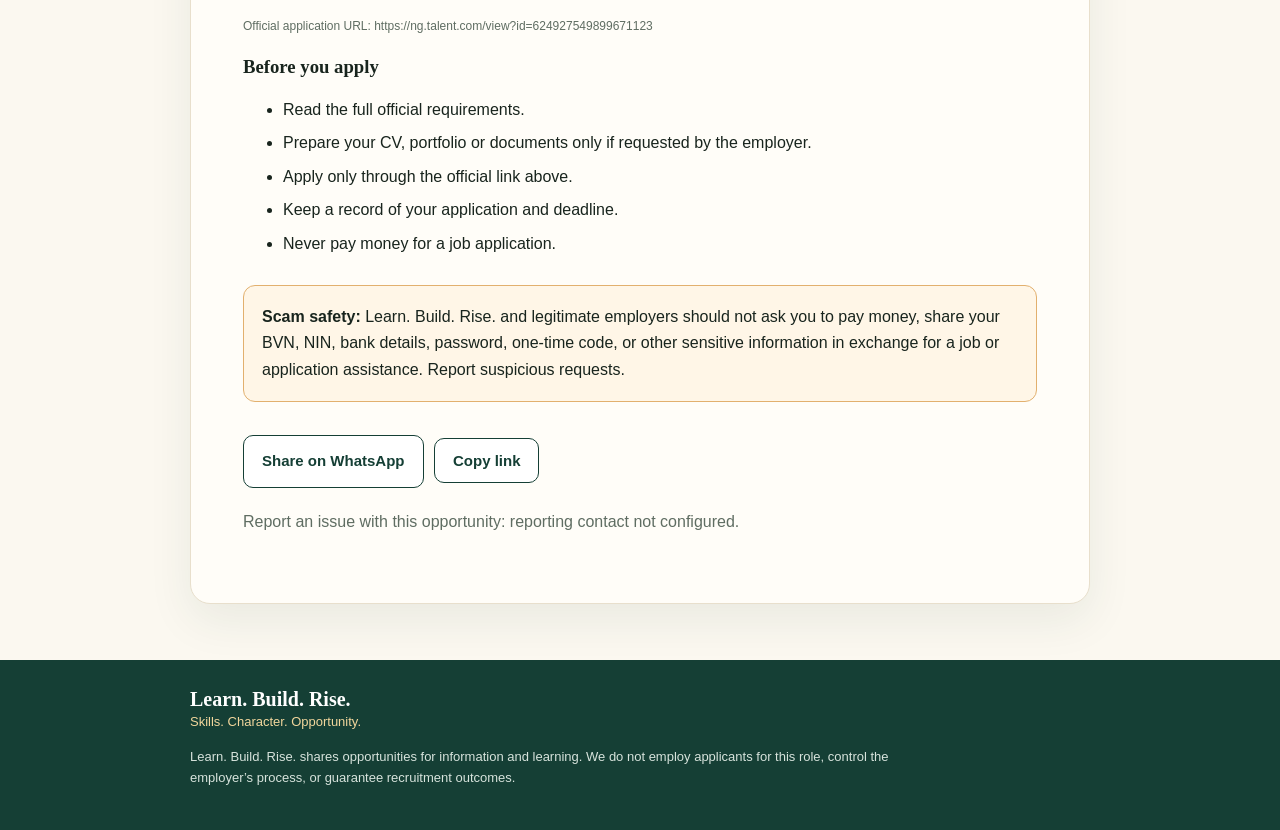
<file: opportunities/business-process-improvement-automation-intern-credit-direct-finance-company-limited-2026/index.html>
<!doctype html>
<html lang="en">
<head>
  <meta charset="utf-8">
  <meta name="viewport" content="width=device-width, initial-scale=1">
  <title>Business Process Improvement &amp; Automation Intern at Credit Direct Finance Company Limited | Learn. Build. Rise.</title>
  <meta name="description" content="An internship focused on business process improvement and automation. The intern will help document and improve workflows, support automation efforts, and ">
  <link rel="canonical" href="https://learnbuildrise.org/opportunities/business-process-improvement-automation-intern-credit-direct-finance-company-limited-2026/">
  <meta property="og:type" content="article">
  <meta property="og:title" content="Business Process Improvement &amp; Automation Intern at Credit Direct Finance Company Limited">
  <meta property="og:description" content="An internship focused on business process improvement and automation. The intern will help document and improve workflows, support automation efforts, and contribute to testing, reporting, and change ">
  <meta property="og:url" content="https://learnbuildrise.org/opportunities/business-process-improvement-automation-intern-credit-direct-finance-company-limited-2026/">
  <link rel="stylesheet" href="../opportunities.css">
</head>
<body>
  <header class="site-header">
    <div class="container header-inner">
      <div><strong>Learn. Build. Rise.</strong><span>Skills. Character. Opportunity.</span></div>
      <a href="/opportunities/">Back to Opportunities</a>
    </div>
  </header>
  <main class="container">
    <section class="verification">
      <strong>✓ Verified Opportunity</strong>
      <span>Reviewed by Learn. Build. Rise. · Last reviewed: 3 September 2026</span>
      <p>Verified means Learn. Build. Rise. reviewed the opportunity details and official application link on the date shown. It does not guarantee recruitment, selection, payment, or any employer decision.</p>
    </section>
    <article>
      <p class="eyebrow">Verified opportunity</p>
      <h1>Business Process Improvement &amp; Automation Intern</h1>
      <p class="organisation">Credit Direct Finance Company Limited</p>
      <div class="facts">
        <div><span>Location</span><strong>Nigeria</strong></div>
        <div><span>Work type</span><strong>onsite_or_unspecified</strong></div>
        <div><span>Employment type</span><strong>Full-time</strong></div>
        <div><span>Application deadline</span><strong>Not stated</strong></div>
        <div><span>Date posted</span><strong>9 August 2026</strong></div>
        <div><span>Last reviewed</span><strong>3 September 2026</strong></div>
      </div>
      <div class="deadline">Deadline not stated</div>
      
      <section><h2>Role overview</h2><p>An internship focused on business process improvement and automation. The intern will help document and improve workflows, support automation efforts, and contribute to testing, reporting, and change adoption activities.</p></section>
      <section><h2>Responsibilities</h2><ul><li>Assist in documenting current (As-Is) business processes across departments</li><li>Support the design of improved (To-Be) process flows and workflows</li><li>Identify inefficiencies, bottlenecks, and opportunities for automation</li><li>Collaborate with stakeholders to gather requirements and validate process changes</li><li>Support the implementation of automation solutions</li><li>Participate in testing of new processes, systems, or enhancements</li><li>Maintain process documentation, SOPs, change logs, and training materials</li><li>Track process performance metrics and support reporting</li><li>Assist in change management and user adoption activities</li><li>Develop dashboards and reports to track KPIs and measure impact</li><li>Assist in running pilot tests and gathering feedback before rollouts</li><li>Present findings and recommendations to team leads and departments</li></ul></section>
      <section><h2>Required qualifications</h2><ul><li>Must have strong analytical and problem-solving skills</li><li>Good understanding of process mapping (e.g. flowcharts, BPMN)</li><li>Familiarity with tools such as Excel, Visio, Whimsical, Lucidchart, or similar</li><li>Strong communication and stakeholder engagement skills</li><li>Detail-oriented with strong organizational abilities</li><li>Location eligibility: Nigeria</li></ul></section>
      <section><h2>Required skills</h2><ul><li>Analytical and problem-solving skills</li><li>Process mapping</li><li>Flowcharts</li><li>BPMN</li><li>Excel</li><li>Visio</li><li>Whimsical</li><li>Lucidchart</li><li>Communication</li><li>Stakeholder engagement</li><li>Detail-oriented</li><li>Organizational abilities</li></ul></section>
      <section><h2>Preferred skills</h2><ul><li>Interest in automation tools such as Power Automate, Zapier, UiPath, or RPA tools</li><li>Basic experience or strong desire to learn low-code/no-code platforms</li><li>Basic experience or strong desire to learn project management tools like Jira or Asana</li><li>Ability to break down manual processes into logical sequential steps</li><li>Ability to communicate technical solutions to non-technical teammates clearly</li></ul></section>
      <section><h2>Experience level</h2><p>Intern</p></section>
      
      <section><h2>Who should consider applying</h2><p>Candidates in Nigeria who are interested in an internship in business process improvement and automation and who meet the stated analytical, process mapping, communication, and tool familiarity requirements.</p></section>
      <section class="skills"><h2>Skills to strengthen for future opportunities</h2><p>If you are building toward a role in process improvement, focus on practicing process mapping, clear stakeholder communication, and translating manual workflows into step-by-step logic. Familiarity with automation and low-code tools can also strengthen your readiness.</p></section>
      <section class="apply">
        <h2>Apply for this opportunity</h2>
        <a class="button primary" href="https://ng.talent.com/view?id=624927549899671123" target="_blank" rel="noopener noreferrer">Apply on the official website</a>
        <p class="url">Official application URL: https://ng.talent.com/view?id=624927549899671123</p>
        <h3>Before you apply</h3>
        <ul>
          <li>Read the full official requirements.</li>
          <li>Prepare your CV, portfolio or documents only if requested by the employer.</li>
          <li>Apply only through the official link above.</li>
          <li>Keep a record of your application and deadline.</li>
          <li>Never pay money for a job application.</li>
        </ul>
      </section>
      <aside class="warning"><strong>Scam safety:</strong> Learn. Build. Rise. and legitimate employers should not ask you to pay money, share your BVN, NIN, bank details, password, one-time code, or other sensitive information in exchange for a job or application assistance. Report suspicious requests.</aside>
      <div class="sharing">
        <a class="button" href="https://wa.me/?text=%E2%9C%85%20VERIFIED%20OPPORTUNITY%20%233%0A%0ABusiness%20Process%20Improvement%20%26%20Automation%20Intern%20at%20Credit%20Direct%20Finance%20Company%20Limited%0ALocation%3A%20Nigeria%0ADeadline%3A%20Not%20stated%0A%0ARead%20the%20verified%20details%2C%20requirements%2C%20skills%20to%20strengthen%20and%20apply%20through%20the%20official%20link%3A%0Ahttps%3A%2F%2Flearnbuildrise.org%2Fopportunities%2Fbusiness-process-improvement-automation-intern-credit-direct-finance-company-limited-2026%2F%0A%0ALearn.%20Build.%20Rise.%0ASkills.%20Character.%20Opportunity." target="_blank" rel="noopener noreferrer">Share on WhatsApp</a>
        <button class="button" type="button" onclick="navigator.clipboard.writeText(location.href).then(() => this.textContent='Link copied')">Copy link</button>
      </div>
      <p class="report muted">Report an issue with this opportunity: reporting contact not configured.</p>
    </article>
  </main>
  <footer><div class="container"><strong>Learn. Build. Rise.</strong><span>Skills. Character. Opportunity.</span><p>Learn. Build. Rise. shares opportunities for information and learning. We do not employ applicants for this role, control the employer’s process, or guarantee recruitment outcomes.</p></div></footer>
</body>
</html>
</file>
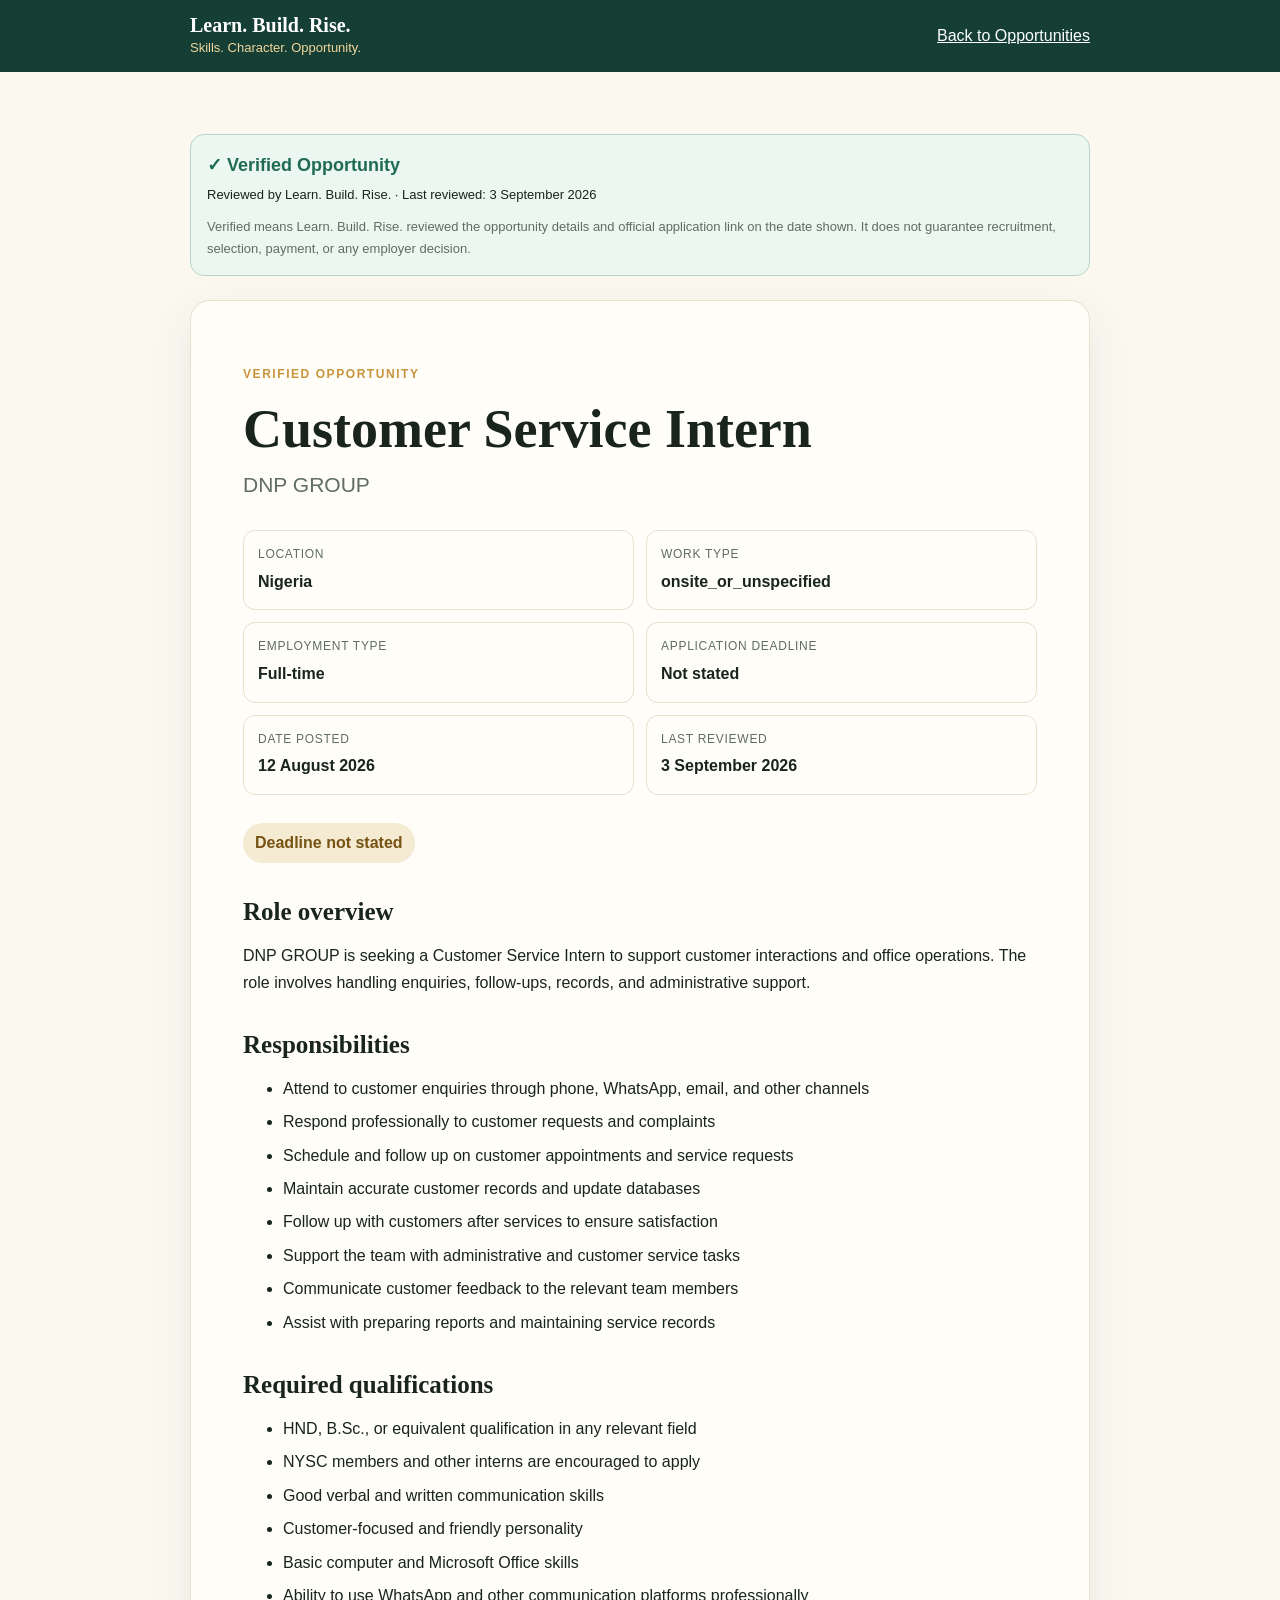
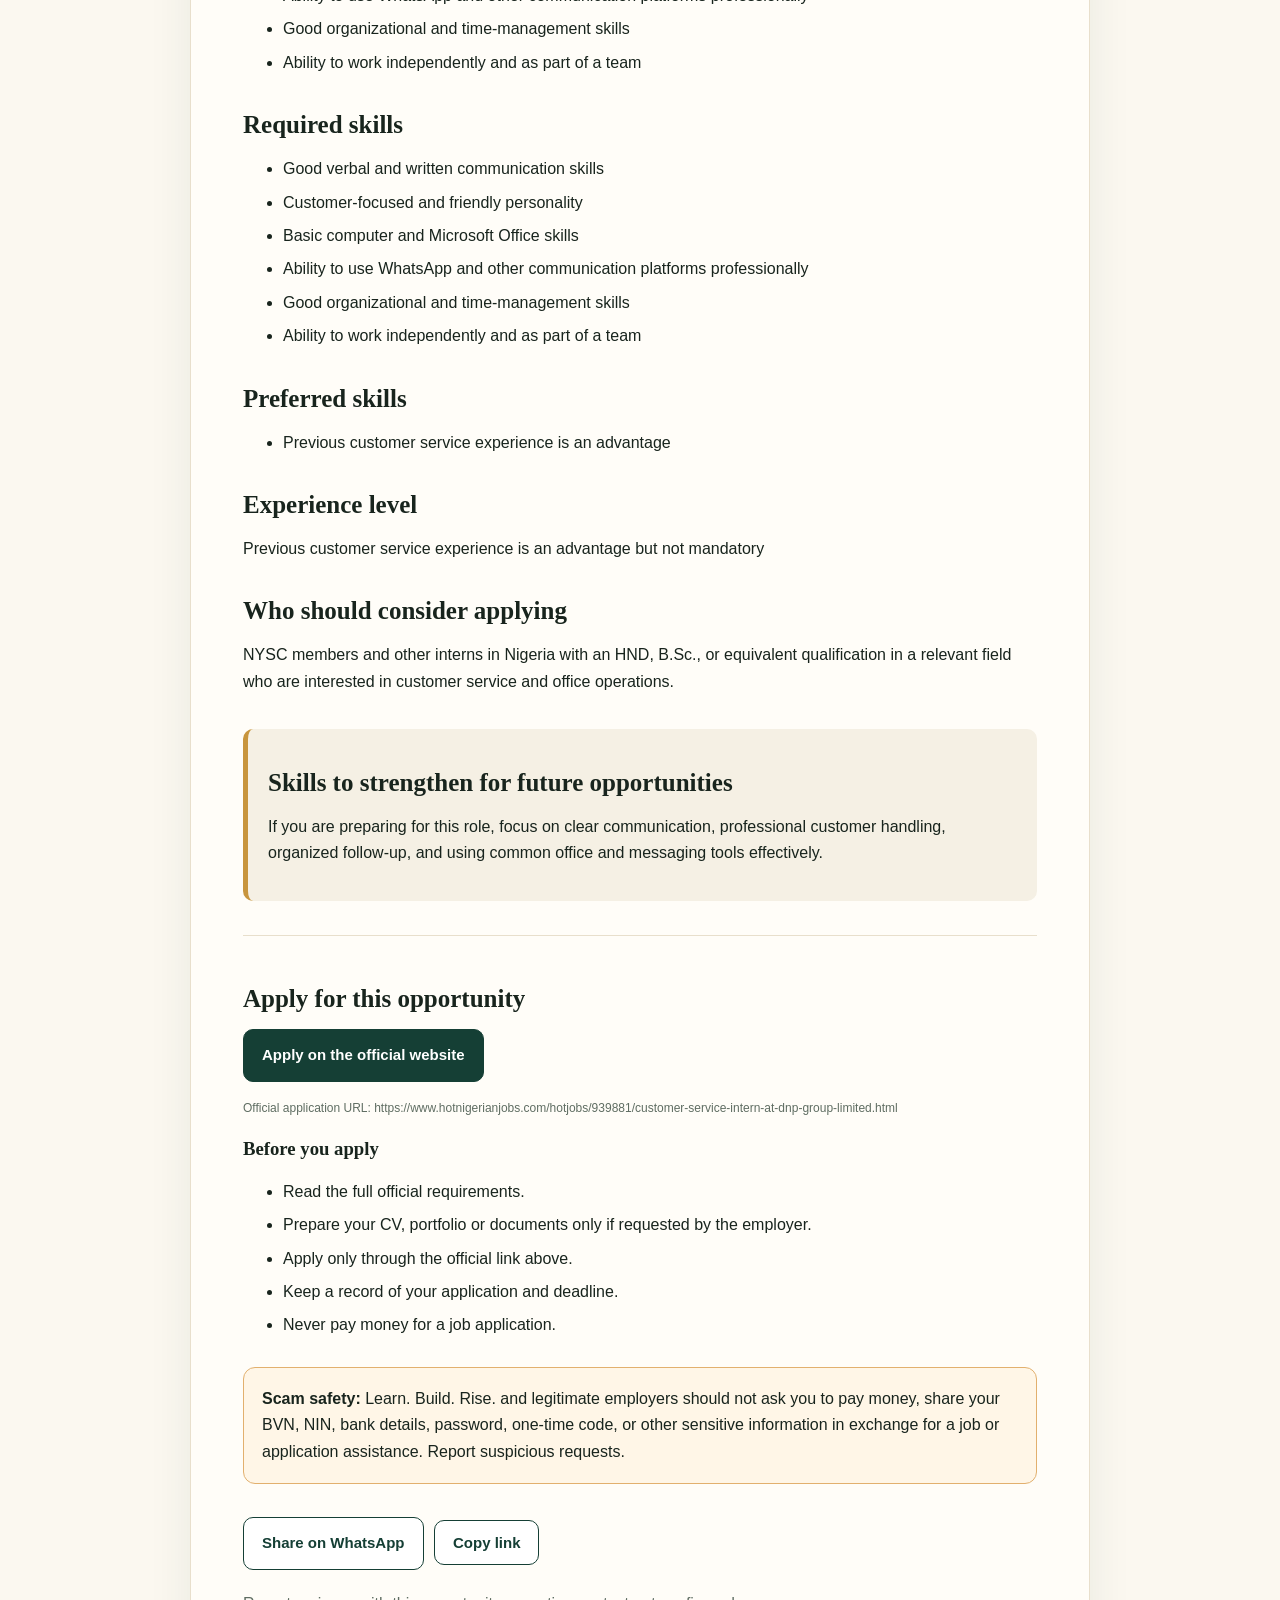
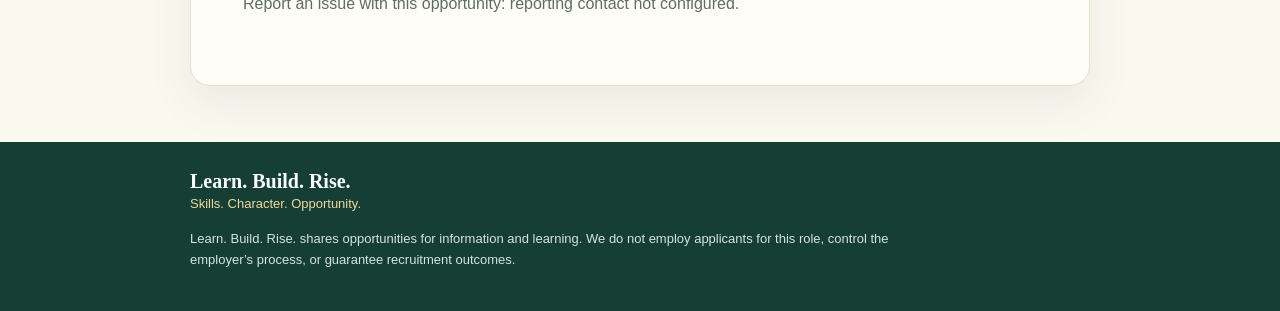
<file: opportunities/customer-service-intern-dnp-group-2026/index.html>
<!doctype html>
<html lang="en">
<head>
  <meta charset="utf-8">
  <meta name="viewport" content="width=device-width, initial-scale=1">
  <title>Customer Service Intern at DNP GROUP | Learn. Build. Rise.</title>
  <meta name="description" content="DNP GROUP is seeking a Customer Service Intern to support customer interactions and office operations. The role involves handling enquiries, follow-ups, re">
  <link rel="canonical" href="https://learnbuildrise.org/opportunities/customer-service-intern-dnp-group-2026/">
  <meta property="og:type" content="article">
  <meta property="og:title" content="Customer Service Intern at DNP GROUP">
  <meta property="og:description" content="DNP GROUP is seeking a Customer Service Intern to support customer interactions and office operations. The role involves handling enquiries, follow-ups, records, and administrative support.">
  <meta property="og:url" content="https://learnbuildrise.org/opportunities/customer-service-intern-dnp-group-2026/">
  <link rel="stylesheet" href="../opportunities.css">
</head>
<body>
  <header class="site-header">
    <div class="container header-inner">
      <div><strong>Learn. Build. Rise.</strong><span>Skills. Character. Opportunity.</span></div>
      <a href="/opportunities/">Back to Opportunities</a>
    </div>
  </header>
  <main class="container">
    <section class="verification">
      <strong>✓ Verified Opportunity</strong>
      <span>Reviewed by Learn. Build. Rise. · Last reviewed: 3 September 2026</span>
      <p>Verified means Learn. Build. Rise. reviewed the opportunity details and official application link on the date shown. It does not guarantee recruitment, selection, payment, or any employer decision.</p>
    </section>
    <article>
      <p class="eyebrow">Verified opportunity</p>
      <h1>Customer Service Intern</h1>
      <p class="organisation">DNP GROUP</p>
      <div class="facts">
        <div><span>Location</span><strong>Nigeria</strong></div>
        <div><span>Work type</span><strong>onsite_or_unspecified</strong></div>
        <div><span>Employment type</span><strong>Full-time</strong></div>
        <div><span>Application deadline</span><strong>Not stated</strong></div>
        <div><span>Date posted</span><strong>12 August 2026</strong></div>
        <div><span>Last reviewed</span><strong>3 September 2026</strong></div>
      </div>
      <div class="deadline">Deadline not stated</div>
      
      <section><h2>Role overview</h2><p>DNP GROUP is seeking a Customer Service Intern to support customer interactions and office operations. The role involves handling enquiries, follow-ups, records, and administrative support.</p></section>
      <section><h2>Responsibilities</h2><ul><li>Attend to customer enquiries through phone, WhatsApp, email, and other channels</li><li>Respond professionally to customer requests and complaints</li><li>Schedule and follow up on customer appointments and service requests</li><li>Maintain accurate customer records and update databases</li><li>Follow up with customers after services to ensure satisfaction</li><li>Support the team with administrative and customer service tasks</li><li>Communicate customer feedback to the relevant team members</li><li>Assist with preparing reports and maintaining service records</li></ul></section>
      <section><h2>Required qualifications</h2><ul><li>HND, B.Sc., or equivalent qualification in any relevant field</li><li>NYSC members and other interns are encouraged to apply</li><li>Good verbal and written communication skills</li><li>Customer-focused and friendly personality</li><li>Basic computer and Microsoft Office skills</li><li>Ability to use WhatsApp and other communication platforms professionally</li><li>Good organizational and time-management skills</li><li>Ability to work independently and as part of a team</li></ul></section>
      <section><h2>Required skills</h2><ul><li>Good verbal and written communication skills</li><li>Customer-focused and friendly personality</li><li>Basic computer and Microsoft Office skills</li><li>Ability to use WhatsApp and other communication platforms professionally</li><li>Good organizational and time-management skills</li><li>Ability to work independently and as part of a team</li></ul></section>
      <section><h2>Preferred skills</h2><ul><li>Previous customer service experience is an advantage</li></ul></section>
      <section><h2>Experience level</h2><p>Previous customer service experience is an advantage but not mandatory</p></section>
      
      <section><h2>Who should consider applying</h2><p>NYSC members and other interns in Nigeria with an HND, B.Sc., or equivalent qualification in a relevant field who are interested in customer service and office operations.</p></section>
      <section class="skills"><h2>Skills to strengthen for future opportunities</h2><p>If you are preparing for this role, focus on clear communication, professional customer handling, organized follow-up, and using common office and messaging tools effectively.</p></section>
      <section class="apply">
        <h2>Apply for this opportunity</h2>
        <a class="button primary" href="https://www.hotnigerianjobs.com/hotjobs/939881/customer-service-intern-at-dnp-group-limited.html" target="_blank" rel="noopener noreferrer">Apply on the official website</a>
        <p class="url">Official application URL: https://www.hotnigerianjobs.com/hotjobs/939881/customer-service-intern-at-dnp-group-limited.html</p>
        <h3>Before you apply</h3>
        <ul>
          <li>Read the full official requirements.</li>
          <li>Prepare your CV, portfolio or documents only if requested by the employer.</li>
          <li>Apply only through the official link above.</li>
          <li>Keep a record of your application and deadline.</li>
          <li>Never pay money for a job application.</li>
        </ul>
      </section>
      <aside class="warning"><strong>Scam safety:</strong> Learn. Build. Rise. and legitimate employers should not ask you to pay money, share your BVN, NIN, bank details, password, one-time code, or other sensitive information in exchange for a job or application assistance. Report suspicious requests.</aside>
      <div class="sharing">
        <a class="button" href="https://wa.me/?text=%E2%9C%85%20VERIFIED%20OPPORTUNITY%20%238%0A%0ACustomer%20Service%20Intern%20at%20DNP%20GROUP%0ALocation%3A%20Nigeria%0ADeadline%3A%20Not%20stated%0A%0ARead%20the%20verified%20details%2C%20requirements%2C%20skills%20to%20strengthen%20and%20apply%20through%20the%20official%20link%3A%0Ahttps%3A%2F%2Flearnbuildrise.org%2Fopportunities%2Fcustomer-service-intern-dnp-group-2026%2F%0A%0ALearn.%20Build.%20Rise.%0ASkills.%20Character.%20Opportunity." target="_blank" rel="noopener noreferrer">Share on WhatsApp</a>
        <button class="button" type="button" onclick="navigator.clipboard.writeText(location.href).then(() => this.textContent='Link copied')">Copy link</button>
      </div>
      <p class="report muted">Report an issue with this opportunity: reporting contact not configured.</p>
    </article>
  </main>
  <footer><div class="container"><strong>Learn. Build. Rise.</strong><span>Skills. Character. Opportunity.</span><p>Learn. Build. Rise. shares opportunities for information and learning. We do not employ applicants for this role, control the employer’s process, or guarantee recruitment outcomes.</p></div></footer>
</body>
</html>
</file>
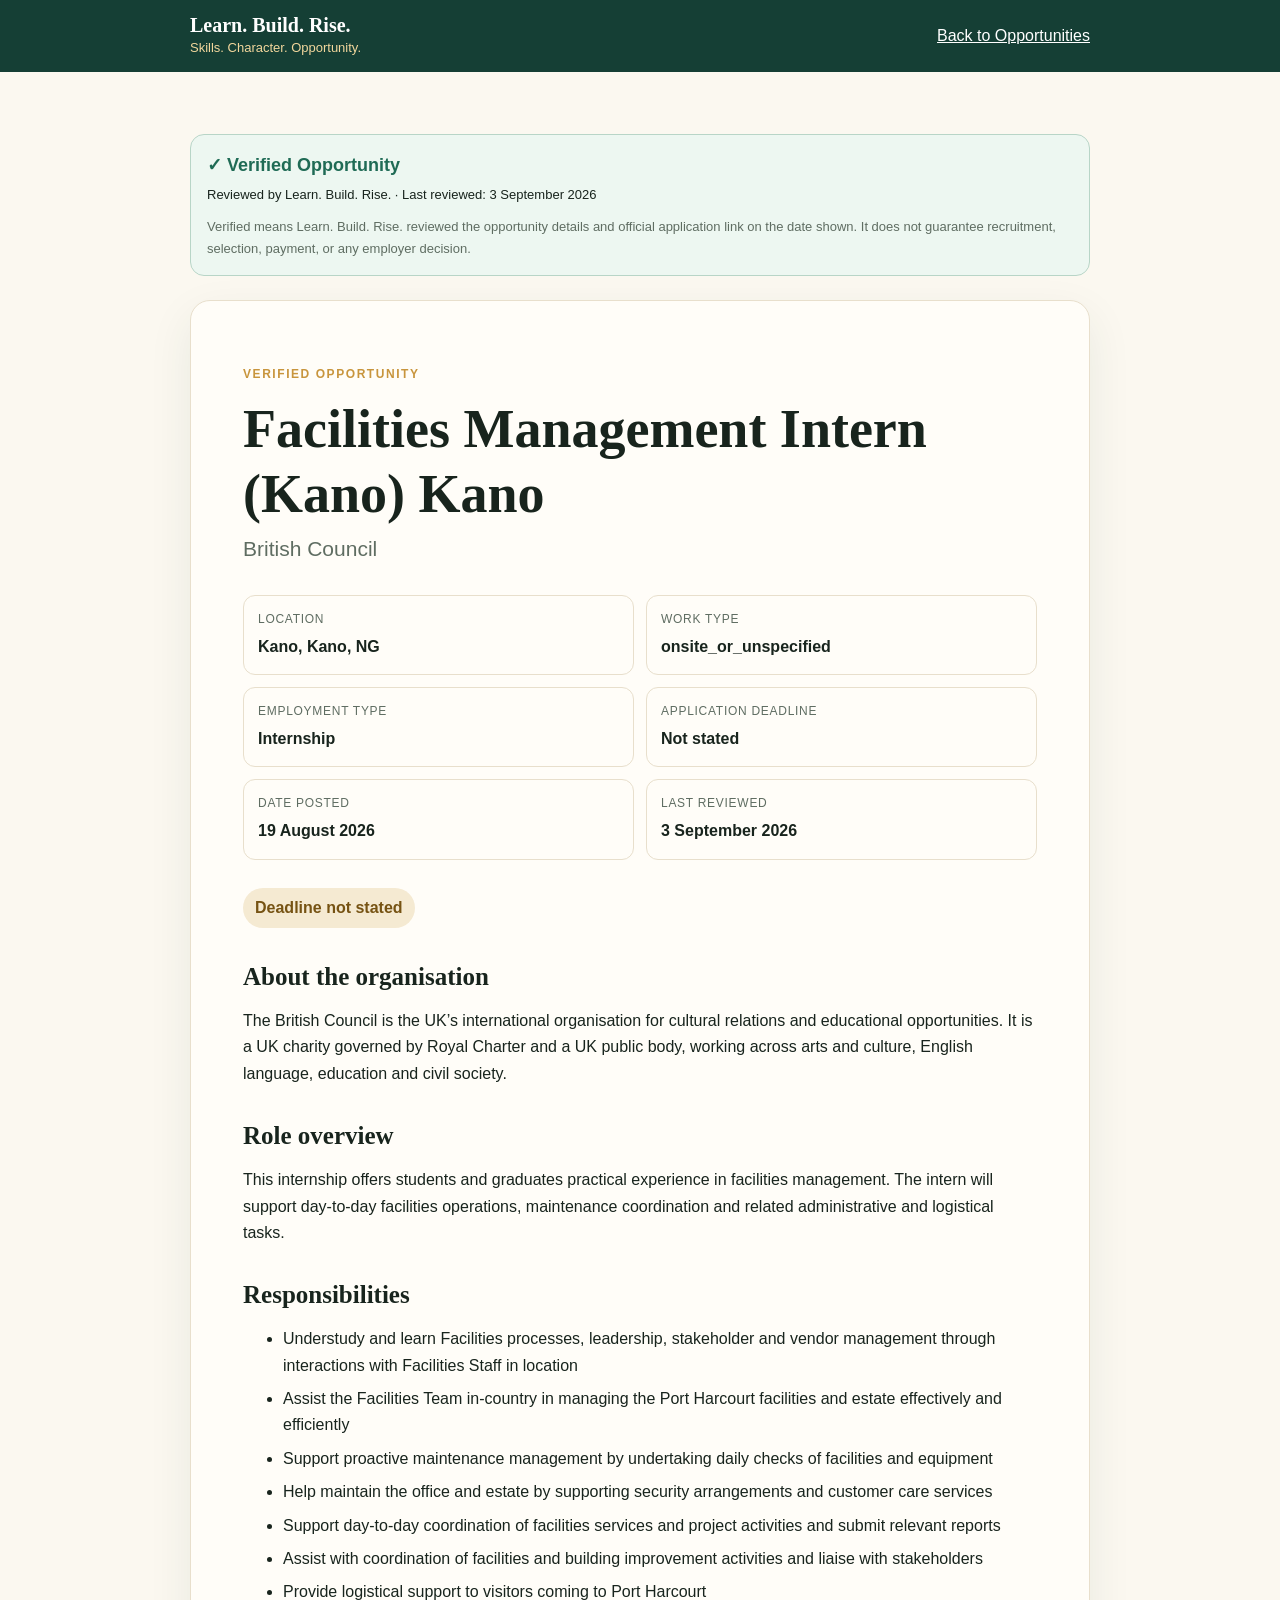
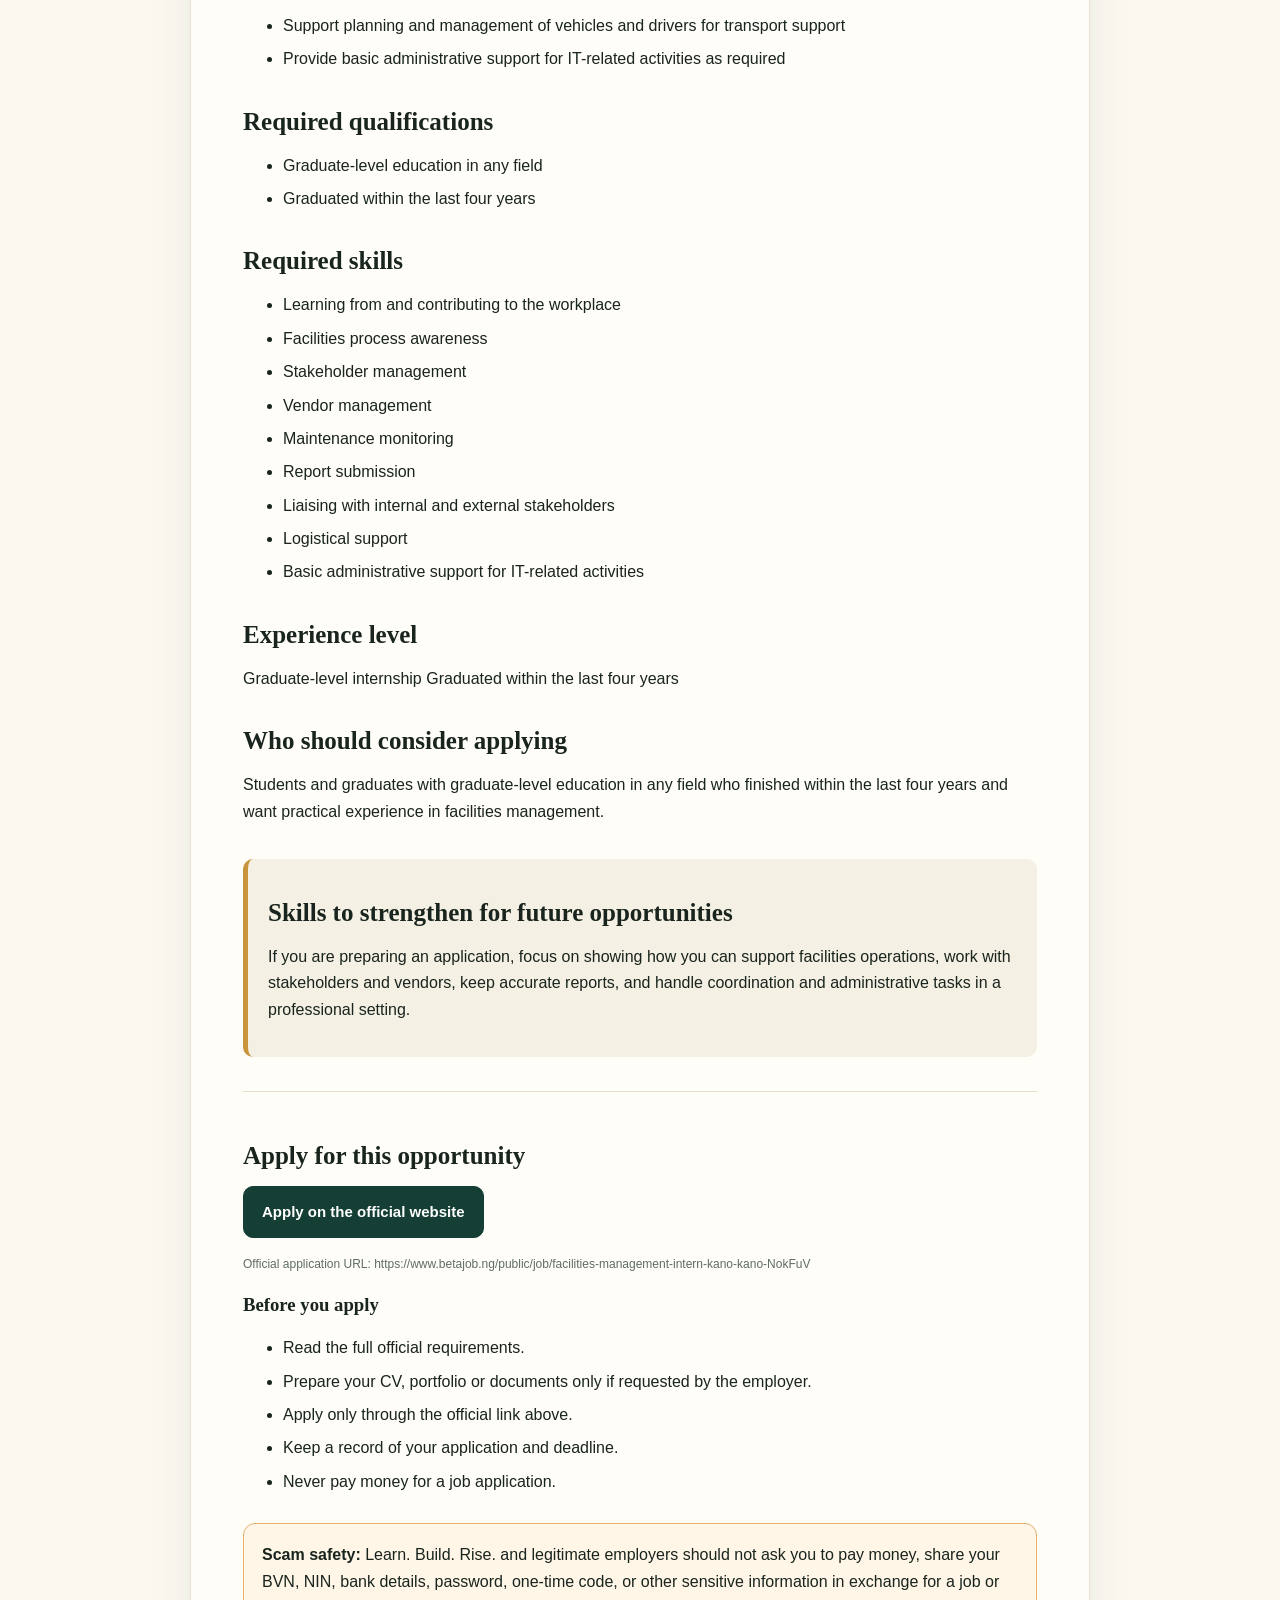
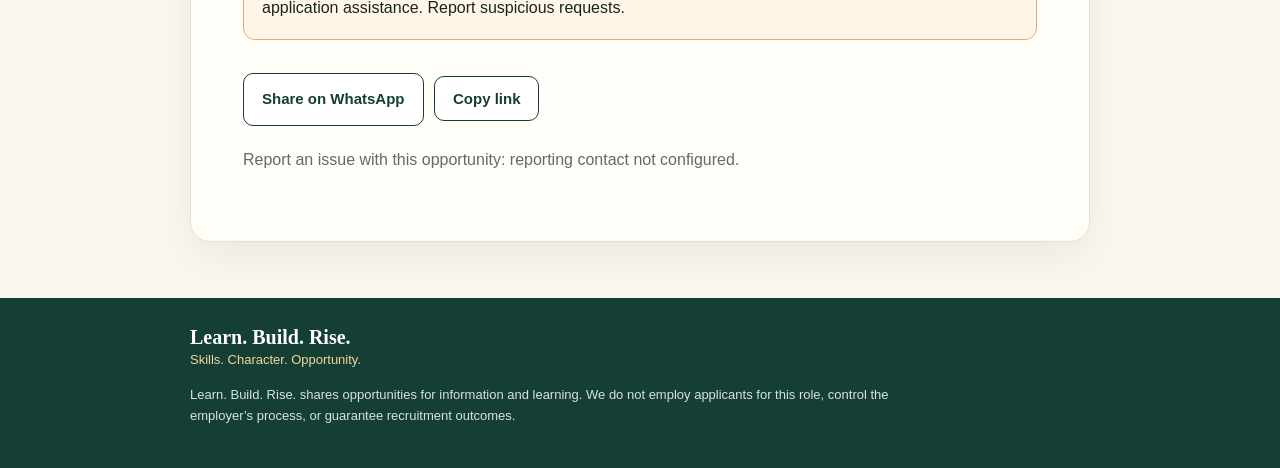
<file: opportunities/facilities-management-intern-kano-kano-british-council-2026/index.html>
<!doctype html>
<html lang="en">
<head>
  <meta charset="utf-8">
  <meta name="viewport" content="width=device-width, initial-scale=1">
  <title>Facilities Management Intern (Kano) Kano at British Council | Learn. Build. Rise.</title>
  <meta name="description" content="This internship offers students and graduates practical experience in facilities management. The intern will support day-to-day facilities operations, main">
  <link rel="canonical" href="https://learnbuildrise.org/opportunities/facilities-management-intern-kano-kano-british-council-2026/">
  <meta property="og:type" content="article">
  <meta property="og:title" content="Facilities Management Intern (Kano) Kano at British Council">
  <meta property="og:description" content="This internship offers students and graduates practical experience in facilities management. The intern will support day-to-day facilities operations, maintenance coordination and related administrati">
  <meta property="og:url" content="https://learnbuildrise.org/opportunities/facilities-management-intern-kano-kano-british-council-2026/">
  <link rel="stylesheet" href="../opportunities.css">
</head>
<body>
  <header class="site-header">
    <div class="container header-inner">
      <div><strong>Learn. Build. Rise.</strong><span>Skills. Character. Opportunity.</span></div>
      <a href="/opportunities/">Back to Opportunities</a>
    </div>
  </header>
  <main class="container">
    <section class="verification">
      <strong>✓ Verified Opportunity</strong>
      <span>Reviewed by Learn. Build. Rise. · Last reviewed: 3 September 2026</span>
      <p>Verified means Learn. Build. Rise. reviewed the opportunity details and official application link on the date shown. It does not guarantee recruitment, selection, payment, or any employer decision.</p>
    </section>
    <article>
      <p class="eyebrow">Verified opportunity</p>
      <h1>Facilities Management Intern (Kano) Kano</h1>
      <p class="organisation">British Council</p>
      <div class="facts">
        <div><span>Location</span><strong>Kano, Kano, NG</strong></div>
        <div><span>Work type</span><strong>onsite_or_unspecified</strong></div>
        <div><span>Employment type</span><strong>Internship</strong></div>
        <div><span>Application deadline</span><strong>Not stated</strong></div>
        <div><span>Date posted</span><strong>19 August 2026</strong></div>
        <div><span>Last reviewed</span><strong>3 September 2026</strong></div>
      </div>
      <div class="deadline">Deadline not stated</div>
      <section><h2>About the organisation</h2><p>The British Council is the UK’s international organisation for cultural relations and educational opportunities. It is a UK charity governed by Royal Charter and a UK public body, working across arts and culture, English language, education and civil society.</p></section>
      <section><h2>Role overview</h2><p>This internship offers students and graduates practical experience in facilities management. The intern will support day-to-day facilities operations, maintenance coordination and related administrative and logistical tasks.</p></section>
      <section><h2>Responsibilities</h2><ul><li>Understudy and learn Facilities processes, leadership, stakeholder and vendor management through interactions with Facilities Staff in location</li><li>Assist the Facilities Team in-country in managing the Port Harcourt facilities and estate effectively and efficiently</li><li>Support proactive maintenance management by undertaking daily checks of facilities and equipment</li><li>Help maintain the office and estate by supporting security arrangements and customer care services</li><li>Support day-to-day coordination of facilities services and project activities and submit relevant reports</li><li>Assist with coordination of facilities and building improvement activities and liaise with stakeholders</li><li>Provide logistical support to visitors coming to Port Harcourt</li><li>Support planning and management of vehicles and drivers for transport support</li><li>Provide basic administrative support for IT-related activities as required</li></ul></section>
      <section><h2>Required qualifications</h2><ul><li>Graduate-level education in any field</li><li>Graduated within the last four years</li></ul></section>
      <section><h2>Required skills</h2><ul><li>Learning from and contributing to the workplace</li><li>Facilities process awareness</li><li>Stakeholder management</li><li>Vendor management</li><li>Maintenance monitoring</li><li>Report submission</li><li>Liaising with internal and external stakeholders</li><li>Logistical support</li><li>Basic administrative support for IT-related activities</li></ul></section>
      
      <section><h2>Experience level</h2><p>Graduate-level internship Graduated within the last four years</p></section>
      
      <section><h2>Who should consider applying</h2><p>Students and graduates with graduate-level education in any field who finished within the last four years and want practical experience in facilities management.</p></section>
      <section class="skills"><h2>Skills to strengthen for future opportunities</h2><p>If you are preparing an application, focus on showing how you can support facilities operations, work with stakeholders and vendors, keep accurate reports, and handle coordination and administrative tasks in a professional setting.</p></section>
      <section class="apply">
        <h2>Apply for this opportunity</h2>
        <a class="button primary" href="https://www.betajob.ng/public/job/facilities-management-intern-kano-kano-NokFuV" target="_blank" rel="noopener noreferrer">Apply on the official website</a>
        <p class="url">Official application URL: https://www.betajob.ng/public/job/facilities-management-intern-kano-kano-NokFuV</p>
        <h3>Before you apply</h3>
        <ul>
          <li>Read the full official requirements.</li>
          <li>Prepare your CV, portfolio or documents only if requested by the employer.</li>
          <li>Apply only through the official link above.</li>
          <li>Keep a record of your application and deadline.</li>
          <li>Never pay money for a job application.</li>
        </ul>
      </section>
      <aside class="warning"><strong>Scam safety:</strong> Learn. Build. Rise. and legitimate employers should not ask you to pay money, share your BVN, NIN, bank details, password, one-time code, or other sensitive information in exchange for a job or application assistance. Report suspicious requests.</aside>
      <div class="sharing">
        <a class="button" href="https://wa.me/?text=%E2%9C%85%20VERIFIED%20OPPORTUNITY%20%237%0A%0AFacilities%20Management%20Intern%20(Kano)%20Kano%20at%20British%20Council%0ALocation%3A%20Kano%2C%20Kano%2C%20NG%0ADeadline%3A%20Not%20stated%0A%0ARead%20the%20verified%20details%2C%20requirements%2C%20skills%20to%20strengthen%20and%20apply%20through%20the%20official%20link%3A%0Ahttps%3A%2F%2Flearnbuildrise.org%2Fopportunities%2Ffacilities-management-intern-kano-kano-british-council-2026%2F%0A%0ALearn.%20Build.%20Rise.%0ASkills.%20Character.%20Opportunity." target="_blank" rel="noopener noreferrer">Share on WhatsApp</a>
        <button class="button" type="button" onclick="navigator.clipboard.writeText(location.href).then(() => this.textContent='Link copied')">Copy link</button>
      </div>
      <p class="report muted">Report an issue with this opportunity: reporting contact not configured.</p>
    </article>
  </main>
  <footer><div class="container"><strong>Learn. Build. Rise.</strong><span>Skills. Character. Opportunity.</span><p>Learn. Build. Rise. shares opportunities for information and learning. We do not employ applicants for this role, control the employer’s process, or guarantee recruitment outcomes.</p></div></footer>
</body>
</html>
</file>
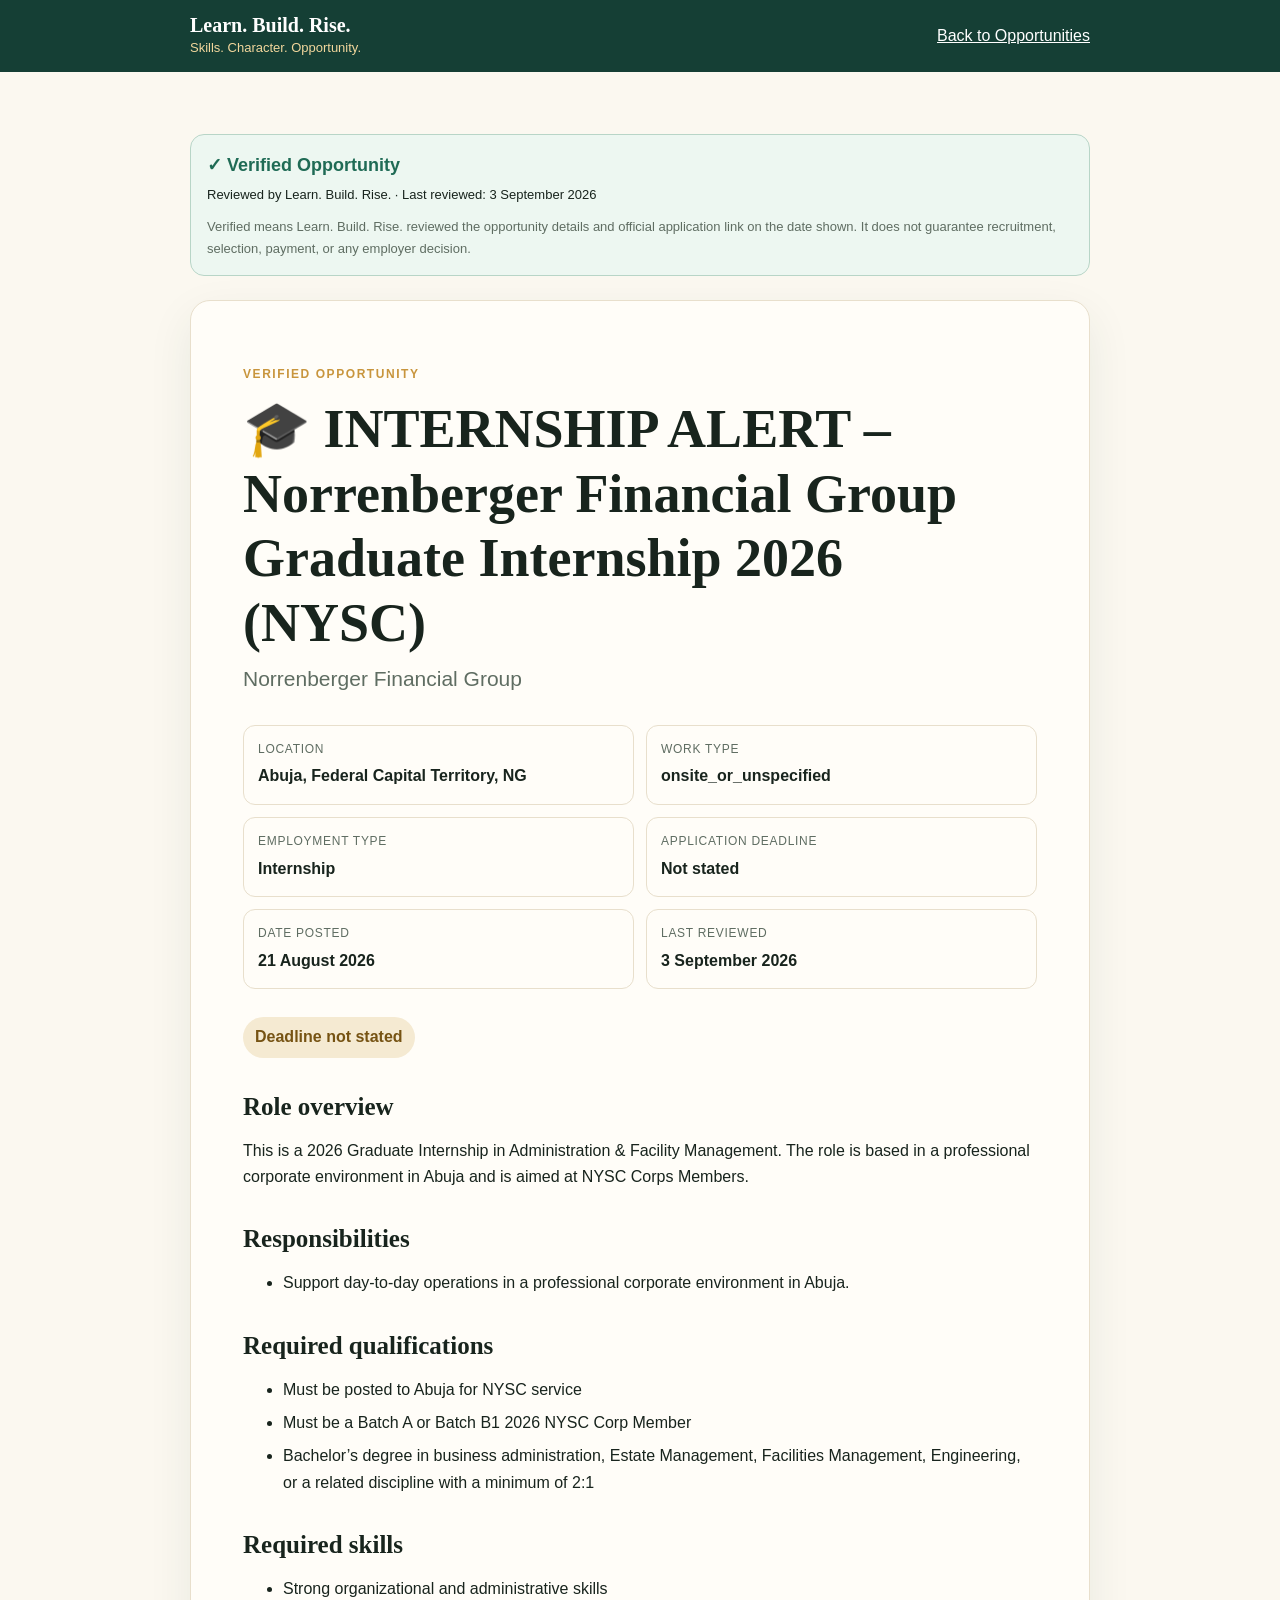
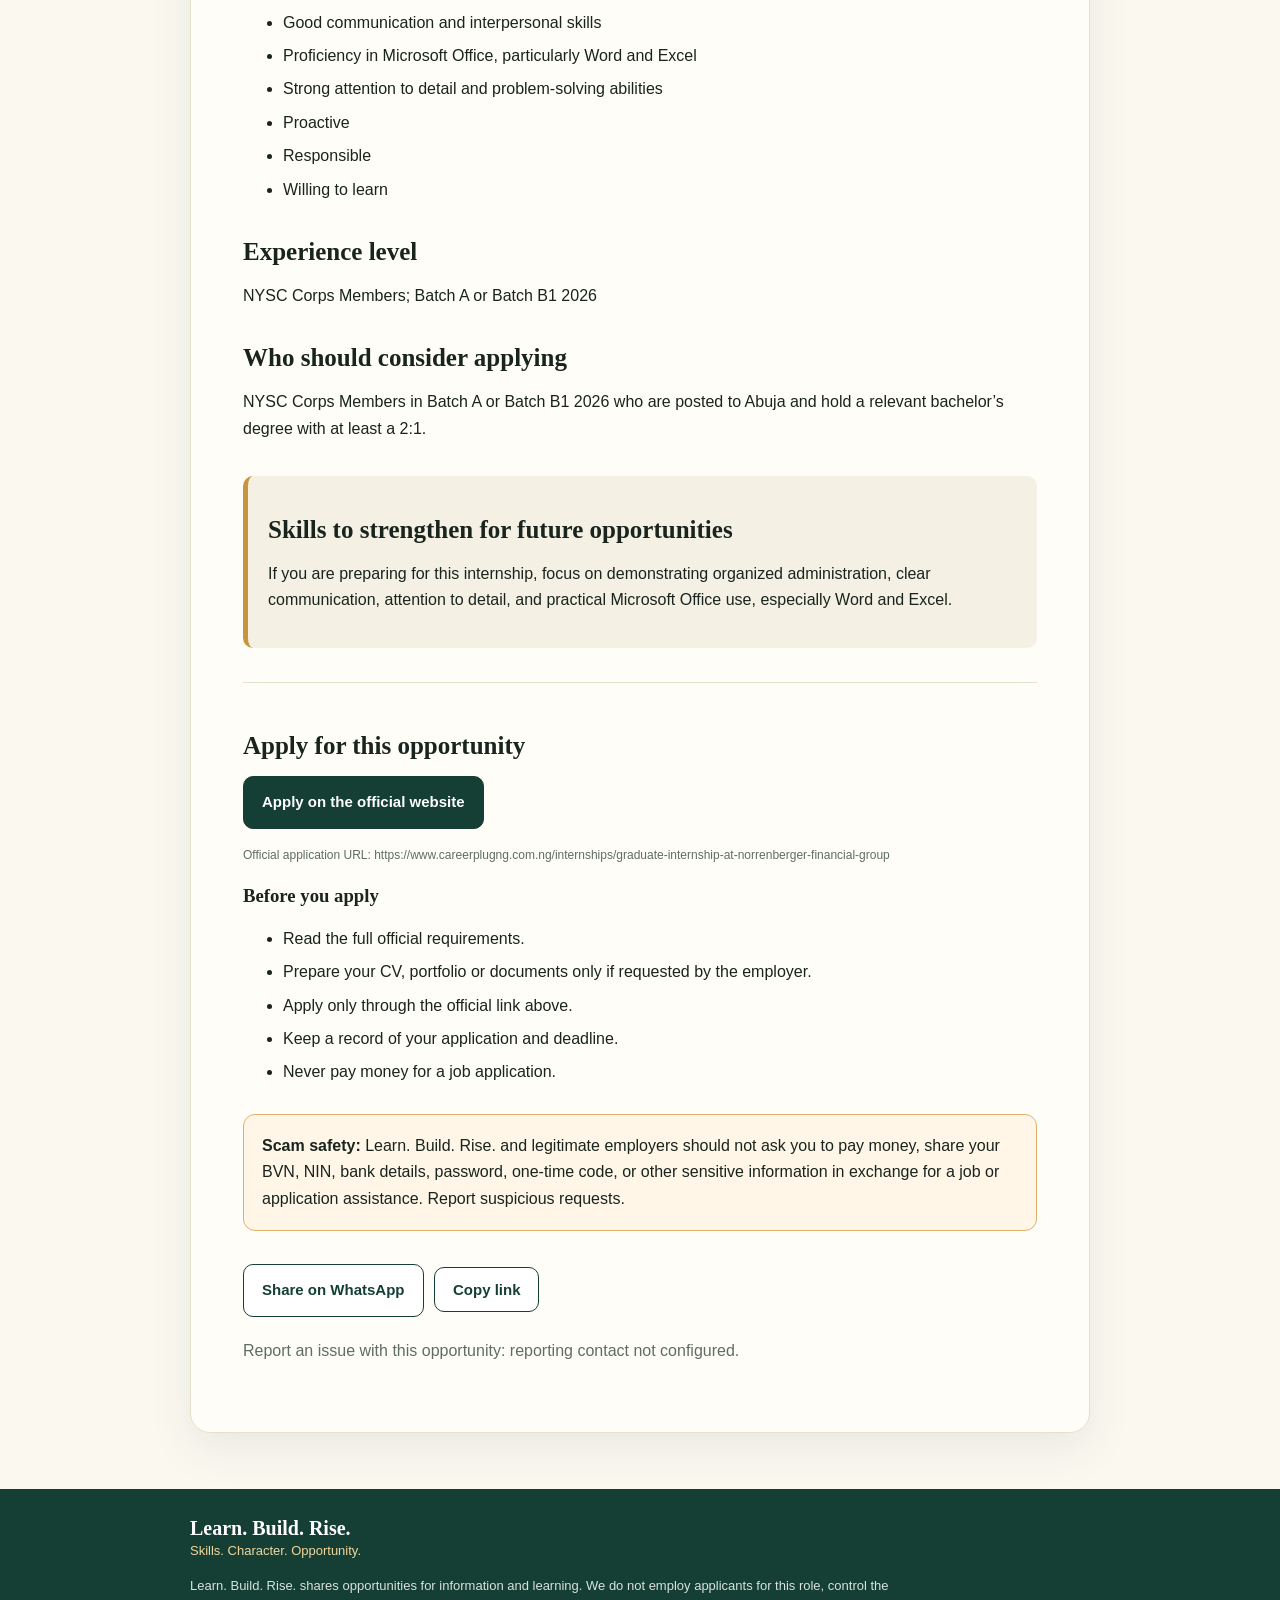
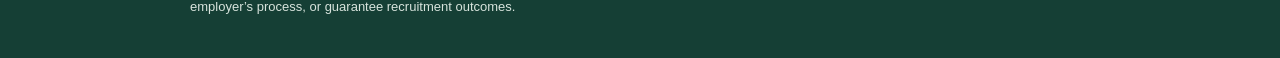
<file: opportunities/internship-alert-norrenberger-financial-group-graduate-internship-2026-norrenberger-financial-group-2026/index.html>
<!doctype html>
<html lang="en">
<head>
  <meta charset="utf-8">
  <meta name="viewport" content="width=device-width, initial-scale=1">
  <title>🎓 INTERNSHIP ALERT – Norrenberger Financial Group Graduate Internship 2026 (NYSC) at Norrenberger Financial Group | Learn. Build. Rise.</title>
  <meta name="description" content="This is a 2026 Graduate Internship in Administration &amp; Facility Management. The role is based in a professional corporate environment in Abuja and is aimed">
  <link rel="canonical" href="https://learnbuildrise.org/opportunities/internship-alert-norrenberger-financial-group-graduate-internship-2026-norrenberger-financial-group-2026/">
  <meta property="og:type" content="article">
  <meta property="og:title" content="🎓 INTERNSHIP ALERT – Norrenberger Financial Group Graduate Internship 2026 (NYSC) at Norrenberger Financial Group">
  <meta property="og:description" content="This is a 2026 Graduate Internship in Administration &amp; Facility Management. The role is based in a professional corporate environment in Abuja and is aimed at NYSC Corps Members.">
  <meta property="og:url" content="https://learnbuildrise.org/opportunities/internship-alert-norrenberger-financial-group-graduate-internship-2026-norrenberger-financial-group-2026/">
  <link rel="stylesheet" href="../opportunities.css">
</head>
<body>
  <header class="site-header">
    <div class="container header-inner">
      <div><strong>Learn. Build. Rise.</strong><span>Skills. Character. Opportunity.</span></div>
      <a href="/opportunities/">Back to Opportunities</a>
    </div>
  </header>
  <main class="container">
    <section class="verification">
      <strong>✓ Verified Opportunity</strong>
      <span>Reviewed by Learn. Build. Rise. · Last reviewed: 3 September 2026</span>
      <p>Verified means Learn. Build. Rise. reviewed the opportunity details and official application link on the date shown. It does not guarantee recruitment, selection, payment, or any employer decision.</p>
    </section>
    <article>
      <p class="eyebrow">Verified opportunity</p>
      <h1>🎓 INTERNSHIP ALERT – Norrenberger Financial Group Graduate Internship 2026 (NYSC)</h1>
      <p class="organisation">Norrenberger Financial Group</p>
      <div class="facts">
        <div><span>Location</span><strong>Abuja, Federal Capital Territory, NG</strong></div>
        <div><span>Work type</span><strong>onsite_or_unspecified</strong></div>
        <div><span>Employment type</span><strong>Internship</strong></div>
        <div><span>Application deadline</span><strong>Not stated</strong></div>
        <div><span>Date posted</span><strong>21 August 2026</strong></div>
        <div><span>Last reviewed</span><strong>3 September 2026</strong></div>
      </div>
      <div class="deadline">Deadline not stated</div>
      
      <section><h2>Role overview</h2><p>This is a 2026 Graduate Internship in Administration &amp; Facility Management. The role is based in a professional corporate environment in Abuja and is aimed at NYSC Corps Members.</p></section>
      <section><h2>Responsibilities</h2><ul><li>Support day-to-day operations in a professional corporate environment in Abuja.</li></ul></section>
      <section><h2>Required qualifications</h2><ul><li>Must be posted to Abuja for NYSC service</li><li>Must be a Batch A or Batch B1 2026 NYSC Corp Member</li><li>Bachelor’s degree in business administration, Estate Management, Facilities Management, Engineering, or a related discipline with a minimum of 2:1</li></ul></section>
      <section><h2>Required skills</h2><ul><li>Strong organizational and administrative skills</li><li>Good communication and interpersonal skills</li><li>Proficiency in Microsoft Office, particularly Word and Excel</li><li>Strong attention to detail and problem-solving abilities</li><li>Proactive</li><li>Responsible</li><li>Willing to learn</li></ul></section>
      
      <section><h2>Experience level</h2><p>NYSC Corps Members; Batch A or Batch B1 2026</p></section>
      
      <section><h2>Who should consider applying</h2><p>NYSC Corps Members in Batch A or Batch B1 2026 who are posted to Abuja and hold a relevant bachelor’s degree with at least a 2:1.</p></section>
      <section class="skills"><h2>Skills to strengthen for future opportunities</h2><p>If you are preparing for this internship, focus on demonstrating organized administration, clear communication, attention to detail, and practical Microsoft Office use, especially Word and Excel.</p></section>
      <section class="apply">
        <h2>Apply for this opportunity</h2>
        <a class="button primary" href="https://www.careerplugng.com.ng/internships/graduate-internship-at-norrenberger-financial-group" target="_blank" rel="noopener noreferrer">Apply on the official website</a>
        <p class="url">Official application URL: https://www.careerplugng.com.ng/internships/graduate-internship-at-norrenberger-financial-group</p>
        <h3>Before you apply</h3>
        <ul>
          <li>Read the full official requirements.</li>
          <li>Prepare your CV, portfolio or documents only if requested by the employer.</li>
          <li>Apply only through the official link above.</li>
          <li>Keep a record of your application and deadline.</li>
          <li>Never pay money for a job application.</li>
        </ul>
      </section>
      <aside class="warning"><strong>Scam safety:</strong> Learn. Build. Rise. and legitimate employers should not ask you to pay money, share your BVN, NIN, bank details, password, one-time code, or other sensitive information in exchange for a job or application assistance. Report suspicious requests.</aside>
      <div class="sharing">
        <a class="button" href="https://wa.me/?text=%E2%9C%85%20VERIFIED%20OPPORTUNITY%20%232%0A%0A%F0%9F%8E%93%20INTERNSHIP%20ALERT%20%E2%80%93%20Norrenberger%20Financial%20Group%20Graduate%20Internship%202026%20(NYSC)%20at%20Norrenberger%20Financial%20Group%0ALocation%3A%20Abuja%2C%20Federal%20Capital%20Territory%2C%20NG%0ADeadline%3A%20Not%20stated%0A%0ARead%20the%20verified%20details%2C%20requirements%2C%20skills%20to%20strengthen%20and%20apply%20through%20the%20official%20link%3A%0Ahttps%3A%2F%2Flearnbuildrise.org%2Fopportunities%2Finternship-alert-norrenberger-financial-group-graduate-internship-2026-norrenberger-financial-group-2026%2F%0A%0ALearn.%20Build.%20Rise.%0ASkills.%20Character.%20Opportunity." target="_blank" rel="noopener noreferrer">Share on WhatsApp</a>
        <button class="button" type="button" onclick="navigator.clipboard.writeText(location.href).then(() => this.textContent='Link copied')">Copy link</button>
      </div>
      <p class="report muted">Report an issue with this opportunity: reporting contact not configured.</p>
    </article>
  </main>
  <footer><div class="container"><strong>Learn. Build. Rise.</strong><span>Skills. Character. Opportunity.</span><p>Learn. Build. Rise. shares opportunities for information and learning. We do not employ applicants for this role, control the employer’s process, or guarantee recruitment outcomes.</p></div></footer>
</body>
</html>
</file>
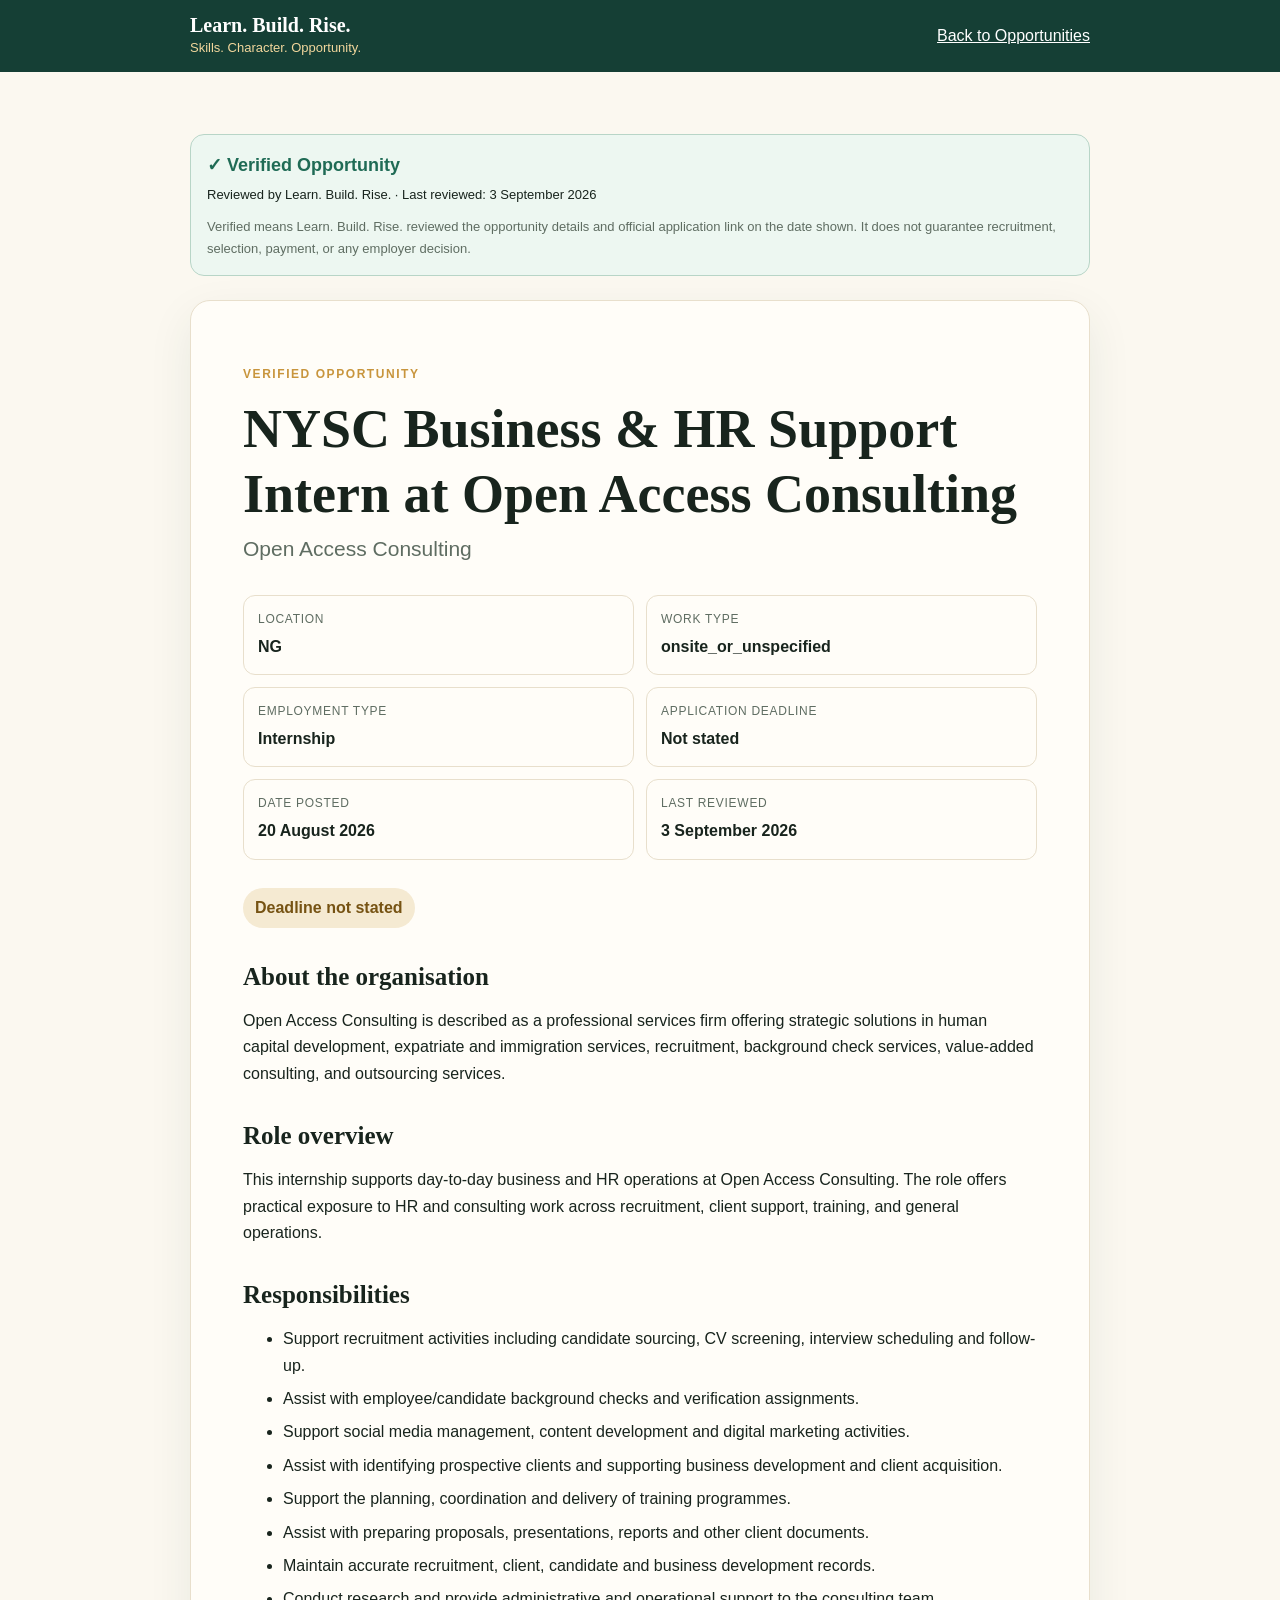
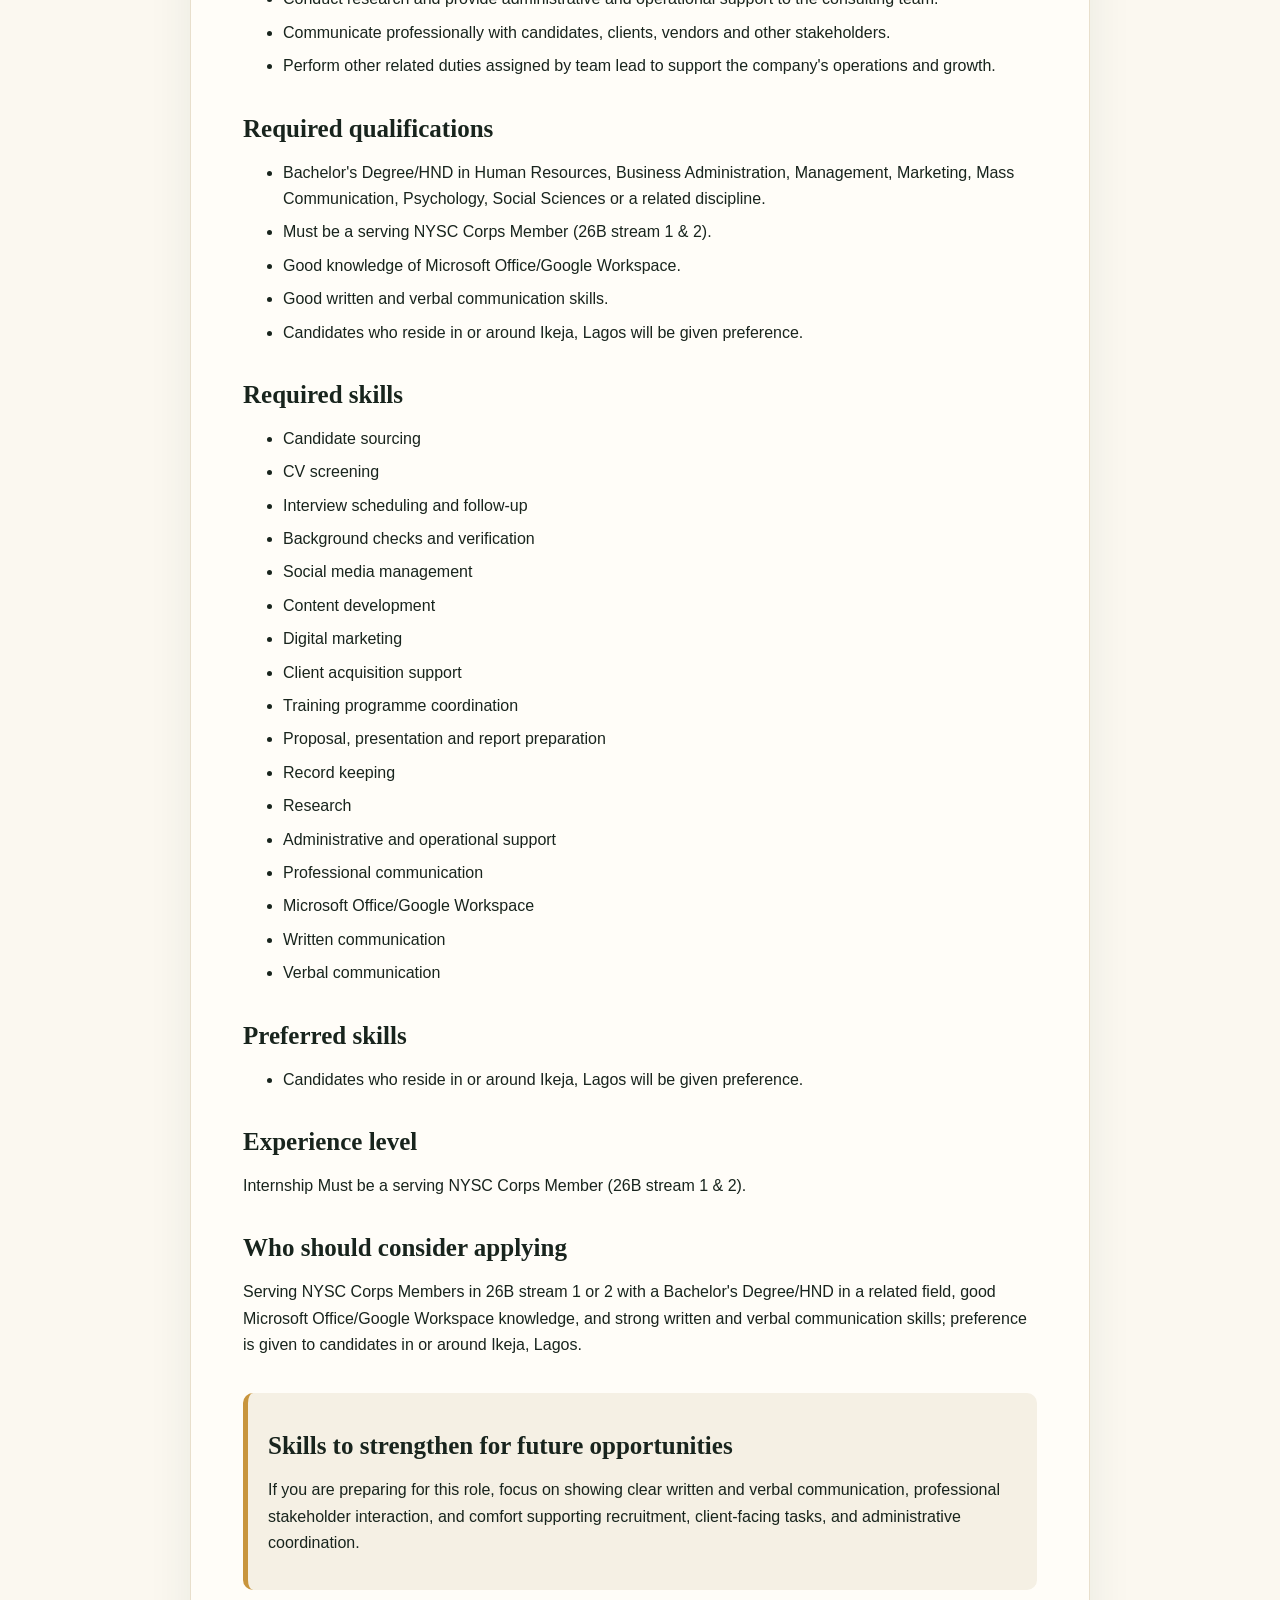
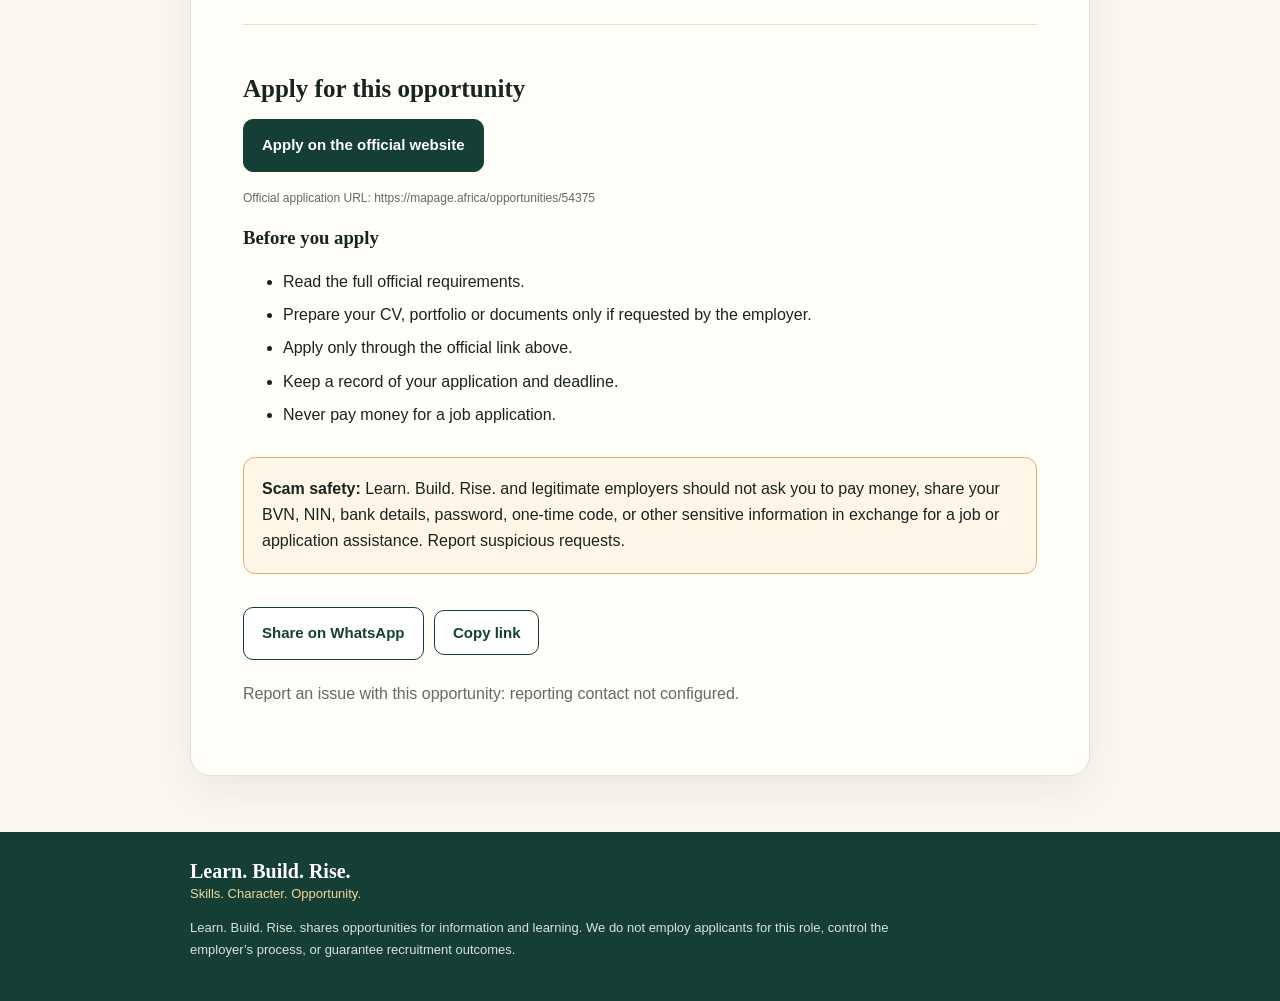
<file: opportunities/nysc-business-hr-support-intern-at-open-access-consulting-open-access-consulting-2026/index.html>
<!doctype html>
<html lang="en">
<head>
  <meta charset="utf-8">
  <meta name="viewport" content="width=device-width, initial-scale=1">
  <title>NYSC Business &amp; HR Support Intern at Open Access Consulting at Open Access Consulting | Learn. Build. Rise.</title>
  <meta name="description" content="This internship supports day-to-day business and HR operations at Open Access Consulting. The role offers practical exposure to HR and consulting work acro">
  <link rel="canonical" href="https://learnbuildrise.org/opportunities/nysc-business-hr-support-intern-at-open-access-consulting-open-access-consulting-2026/">
  <meta property="og:type" content="article">
  <meta property="og:title" content="NYSC Business &amp; HR Support Intern at Open Access Consulting at Open Access Consulting">
  <meta property="og:description" content="This internship supports day-to-day business and HR operations at Open Access Consulting. The role offers practical exposure to HR and consulting work across recruitment, client support, training, and">
  <meta property="og:url" content="https://learnbuildrise.org/opportunities/nysc-business-hr-support-intern-at-open-access-consulting-open-access-consulting-2026/">
  <link rel="stylesheet" href="../opportunities.css">
</head>
<body>
  <header class="site-header">
    <div class="container header-inner">
      <div><strong>Learn. Build. Rise.</strong><span>Skills. Character. Opportunity.</span></div>
      <a href="/opportunities/">Back to Opportunities</a>
    </div>
  </header>
  <main class="container">
    <section class="verification">
      <strong>✓ Verified Opportunity</strong>
      <span>Reviewed by Learn. Build. Rise. · Last reviewed: 3 September 2026</span>
      <p>Verified means Learn. Build. Rise. reviewed the opportunity details and official application link on the date shown. It does not guarantee recruitment, selection, payment, or any employer decision.</p>
    </section>
    <article>
      <p class="eyebrow">Verified opportunity</p>
      <h1>NYSC Business &amp; HR Support Intern at Open Access Consulting</h1>
      <p class="organisation">Open Access Consulting</p>
      <div class="facts">
        <div><span>Location</span><strong>NG</strong></div>
        <div><span>Work type</span><strong>onsite_or_unspecified</strong></div>
        <div><span>Employment type</span><strong>Internship</strong></div>
        <div><span>Application deadline</span><strong>Not stated</strong></div>
        <div><span>Date posted</span><strong>20 August 2026</strong></div>
        <div><span>Last reviewed</span><strong>3 September 2026</strong></div>
      </div>
      <div class="deadline">Deadline not stated</div>
      <section><h2>About the organisation</h2><p>Open Access Consulting is described as a professional services firm offering strategic solutions in human capital development, expatriate and immigration services, recruitment, background check services, value-added consulting, and outsourcing services.</p></section>
      <section><h2>Role overview</h2><p>This internship supports day-to-day business and HR operations at Open Access Consulting. The role offers practical exposure to HR and consulting work across recruitment, client support, training, and general operations.</p></section>
      <section><h2>Responsibilities</h2><ul><li>Support recruitment activities including candidate sourcing, CV screening, interview scheduling and follow-up.</li><li>Assist with employee/candidate background checks and verification assignments.</li><li>Support social media management, content development and digital marketing activities.</li><li>Assist with identifying prospective clients and supporting business development and client acquisition.</li><li>Support the planning, coordination and delivery of training programmes.</li><li>Assist with preparing proposals, presentations, reports and other client documents.</li><li>Maintain accurate recruitment, client, candidate and business development records.</li><li>Conduct research and provide administrative and operational support to the consulting team.</li><li>Communicate professionally with candidates, clients, vendors and other stakeholders.</li><li>Perform other related duties assigned by team lead to support the company&#039;s operations and growth.</li></ul></section>
      <section><h2>Required qualifications</h2><ul><li>Bachelor&#039;s Degree/HND in Human Resources, Business Administration, Management, Marketing, Mass Communication, Psychology, Social Sciences or a related discipline.</li><li>Must be a serving NYSC Corps Member (26B stream 1 &amp; 2).</li><li>Good knowledge of Microsoft Office/Google Workspace.</li><li>Good written and verbal communication skills.</li><li>Candidates who reside in or around Ikeja, Lagos will be given preference.</li></ul></section>
      <section><h2>Required skills</h2><ul><li>Candidate sourcing</li><li>CV screening</li><li>Interview scheduling and follow-up</li><li>Background checks and verification</li><li>Social media management</li><li>Content development</li><li>Digital marketing</li><li>Client acquisition support</li><li>Training programme coordination</li><li>Proposal, presentation and report preparation</li><li>Record keeping</li><li>Research</li><li>Administrative and operational support</li><li>Professional communication</li><li>Microsoft Office/Google Workspace</li><li>Written communication</li><li>Verbal communication</li></ul></section>
      <section><h2>Preferred skills</h2><ul><li>Candidates who reside in or around Ikeja, Lagos will be given preference.</li></ul></section>
      <section><h2>Experience level</h2><p>Internship Must be a serving NYSC Corps Member (26B stream 1 &amp; 2).</p></section>
      
      <section><h2>Who should consider applying</h2><p>Serving NYSC Corps Members in 26B stream 1 or 2 with a Bachelor&#039;s Degree/HND in a related field, good Microsoft Office/Google Workspace knowledge, and strong written and verbal communication skills; preference is given to candidates in or around Ikeja, Lagos.</p></section>
      <section class="skills"><h2>Skills to strengthen for future opportunities</h2><p>If you are preparing for this role, focus on showing clear written and verbal communication, professional stakeholder interaction, and comfort supporting recruitment, client-facing tasks, and administrative coordination.</p></section>
      <section class="apply">
        <h2>Apply for this opportunity</h2>
        <a class="button primary" href="https://mapage.africa/opportunities/54375" target="_blank" rel="noopener noreferrer">Apply on the official website</a>
        <p class="url">Official application URL: https://mapage.africa/opportunities/54375</p>
        <h3>Before you apply</h3>
        <ul>
          <li>Read the full official requirements.</li>
          <li>Prepare your CV, portfolio or documents only if requested by the employer.</li>
          <li>Apply only through the official link above.</li>
          <li>Keep a record of your application and deadline.</li>
          <li>Never pay money for a job application.</li>
        </ul>
      </section>
      <aside class="warning"><strong>Scam safety:</strong> Learn. Build. Rise. and legitimate employers should not ask you to pay money, share your BVN, NIN, bank details, password, one-time code, or other sensitive information in exchange for a job or application assistance. Report suspicious requests.</aside>
      <div class="sharing">
        <a class="button" href="https://wa.me/?text=%E2%9C%85%20VERIFIED%20OPPORTUNITY%20%234%0A%0ANYSC%20Business%20%26%20HR%20Support%20Intern%20at%20Open%20Access%20Consulting%20at%20Open%20Access%20Consulting%0ALocation%3A%20NG%0ADeadline%3A%20Not%20stated%0A%0ARead%20the%20verified%20details%2C%20requirements%2C%20skills%20to%20strengthen%20and%20apply%20through%20the%20official%20link%3A%0Ahttps%3A%2F%2Flearnbuildrise.org%2Fopportunities%2Fnysc-business-hr-support-intern-at-open-access-consulting-open-access-consulting-2026%2F%0A%0ALearn.%20Build.%20Rise.%0ASkills.%20Character.%20Opportunity." target="_blank" rel="noopener noreferrer">Share on WhatsApp</a>
        <button class="button" type="button" onclick="navigator.clipboard.writeText(location.href).then(() => this.textContent='Link copied')">Copy link</button>
      </div>
      <p class="report muted">Report an issue with this opportunity: reporting contact not configured.</p>
    </article>
  </main>
  <footer><div class="container"><strong>Learn. Build. Rise.</strong><span>Skills. Character. Opportunity.</span><p>Learn. Build. Rise. shares opportunities for information and learning. We do not employ applicants for this role, control the employer’s process, or guarantee recruitment outcomes.</p></div></footer>
</body>
</html>
</file>
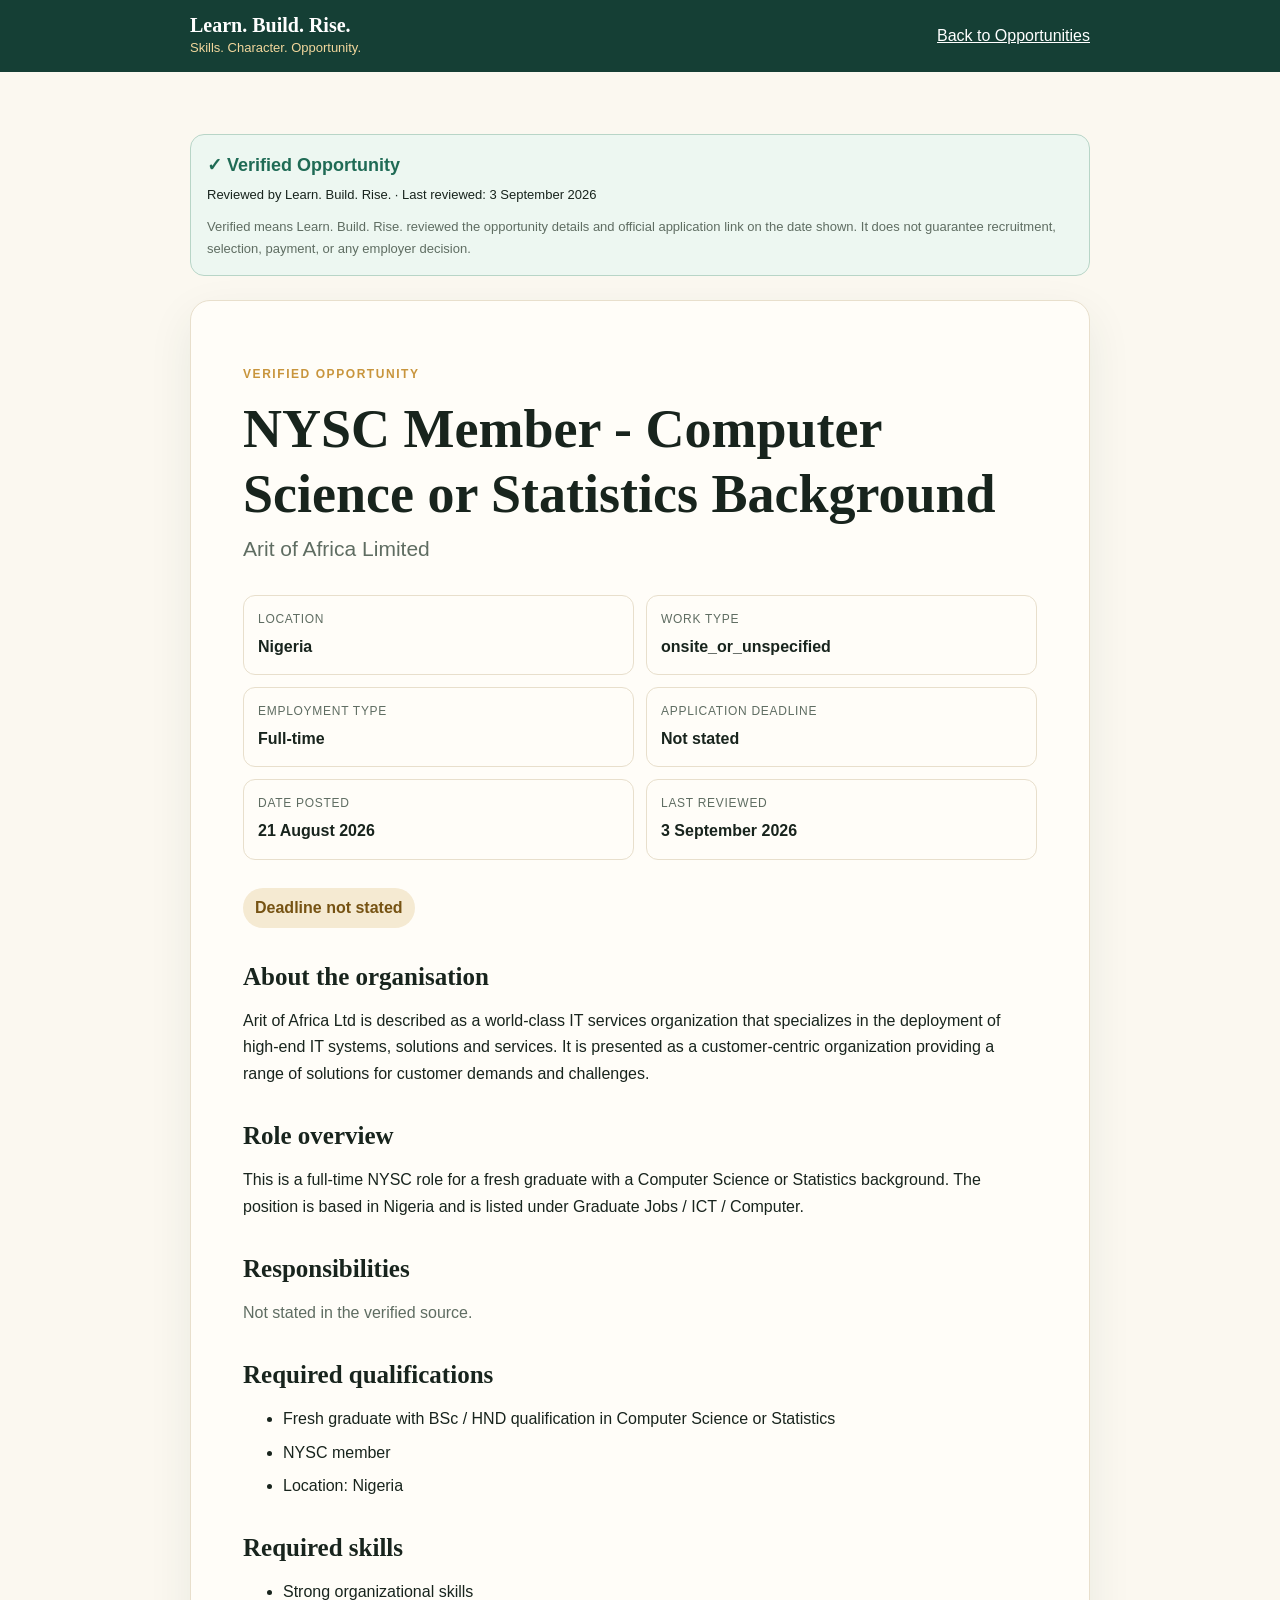
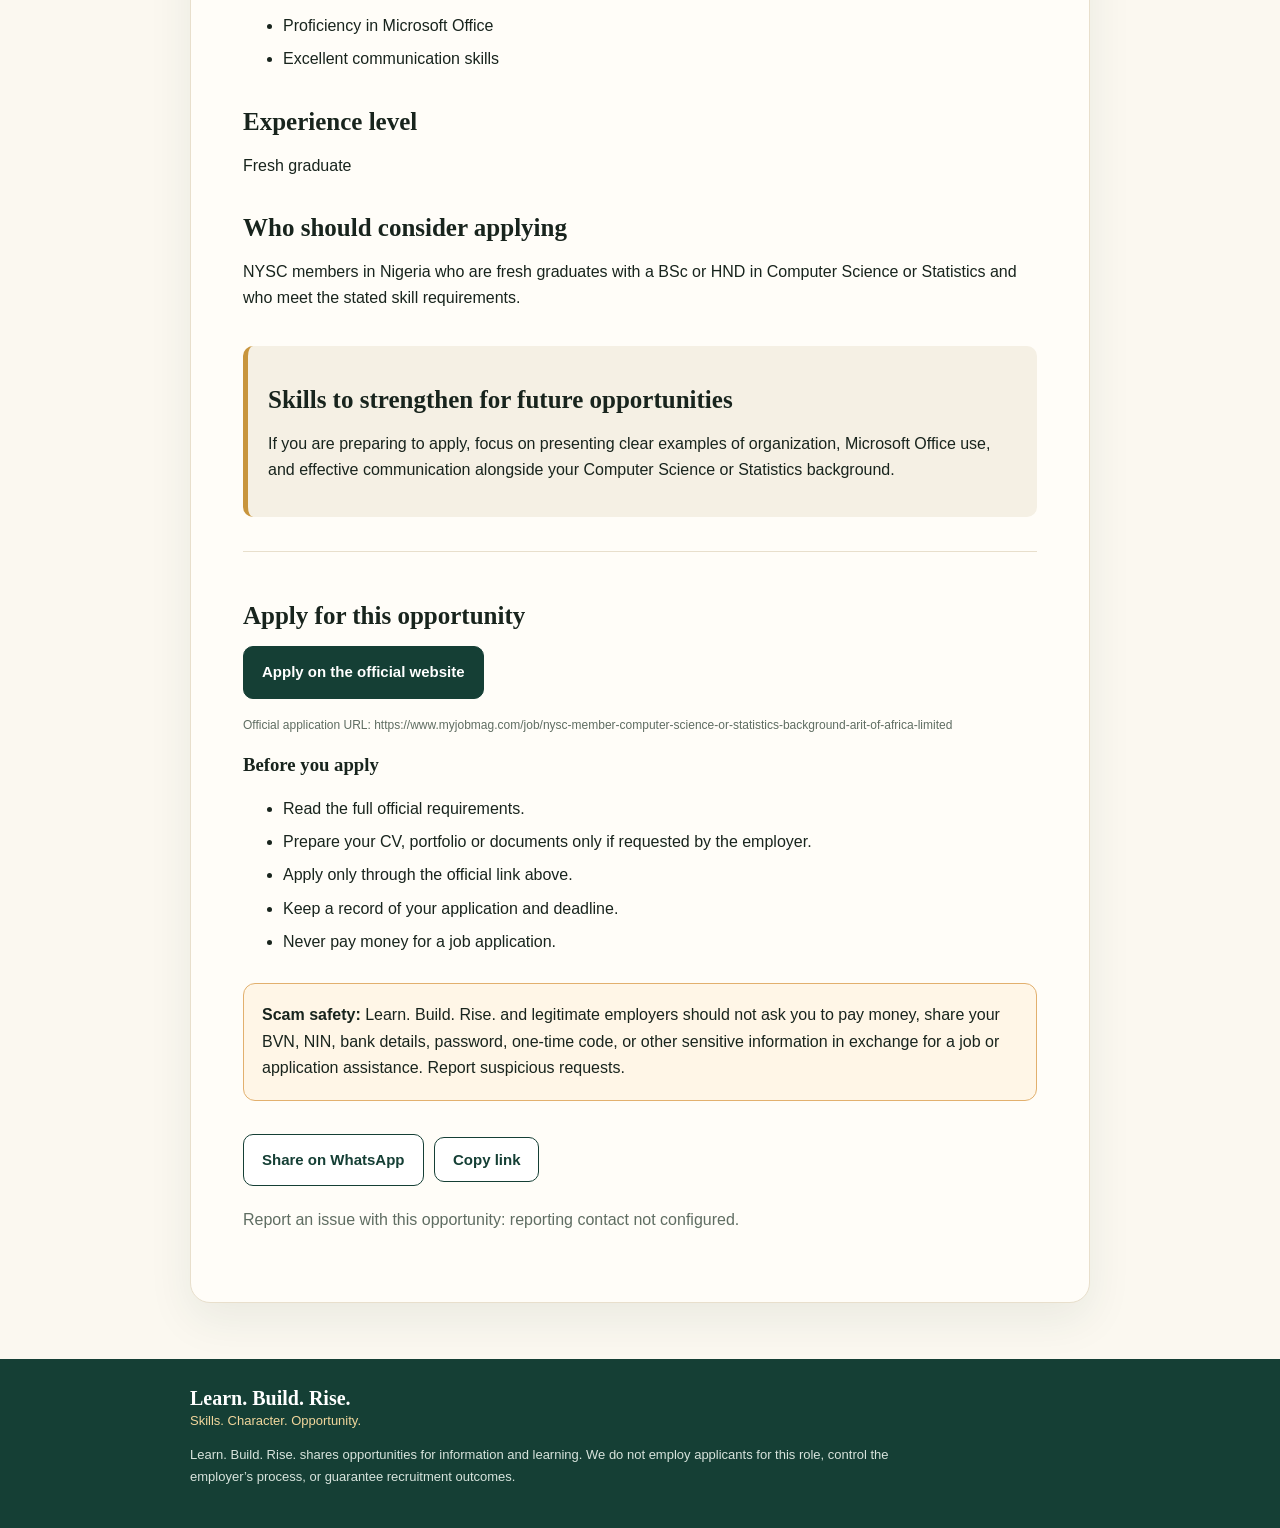
<file: opportunities/nysc-member-computer-science-or-statistics-background-arit-of-africa-limited-2026/index.html>
<!doctype html>
<html lang="en">
<head>
  <meta charset="utf-8">
  <meta name="viewport" content="width=device-width, initial-scale=1">
  <title>NYSC Member - Computer Science or Statistics Background at Arit of Africa Limited | Learn. Build. Rise.</title>
  <meta name="description" content="This is a full-time NYSC role for a fresh graduate with a Computer Science or Statistics background. The position is based in Nigeria and is listed under G">
  <link rel="canonical" href="https://learnbuildrise.org/opportunities/nysc-member-computer-science-or-statistics-background-arit-of-africa-limited-2026/">
  <meta property="og:type" content="article">
  <meta property="og:title" content="NYSC Member - Computer Science or Statistics Background at Arit of Africa Limited">
  <meta property="og:description" content="This is a full-time NYSC role for a fresh graduate with a Computer Science or Statistics background. The position is based in Nigeria and is listed under Graduate Jobs / ICT / Computer.">
  <meta property="og:url" content="https://learnbuildrise.org/opportunities/nysc-member-computer-science-or-statistics-background-arit-of-africa-limited-2026/">
  <link rel="stylesheet" href="../opportunities.css">
</head>
<body>
  <header class="site-header">
    <div class="container header-inner">
      <div><strong>Learn. Build. Rise.</strong><span>Skills. Character. Opportunity.</span></div>
      <a href="/opportunities/">Back to Opportunities</a>
    </div>
  </header>
  <main class="container">
    <section class="verification">
      <strong>✓ Verified Opportunity</strong>
      <span>Reviewed by Learn. Build. Rise. · Last reviewed: 3 September 2026</span>
      <p>Verified means Learn. Build. Rise. reviewed the opportunity details and official application link on the date shown. It does not guarantee recruitment, selection, payment, or any employer decision.</p>
    </section>
    <article>
      <p class="eyebrow">Verified opportunity</p>
      <h1>NYSC Member - Computer Science or Statistics Background</h1>
      <p class="organisation">Arit of Africa Limited</p>
      <div class="facts">
        <div><span>Location</span><strong>Nigeria</strong></div>
        <div><span>Work type</span><strong>onsite_or_unspecified</strong></div>
        <div><span>Employment type</span><strong>Full-time</strong></div>
        <div><span>Application deadline</span><strong>Not stated</strong></div>
        <div><span>Date posted</span><strong>21 August 2026</strong></div>
        <div><span>Last reviewed</span><strong>3 September 2026</strong></div>
      </div>
      <div class="deadline">Deadline not stated</div>
      <section><h2>About the organisation</h2><p>Arit of Africa Ltd is described as a world-class IT services organization that specializes in the deployment of high-end IT systems, solutions and services. It is presented as a customer-centric organization providing a range of solutions for customer demands and challenges.</p></section>
      <section><h2>Role overview</h2><p>This is a full-time NYSC role for a fresh graduate with a Computer Science or Statistics background. The position is based in Nigeria and is listed under Graduate Jobs / ICT / Computer.</p></section>
      <section><h2>Responsibilities</h2><p class="muted">Not stated in the verified source.</p></section>
      <section><h2>Required qualifications</h2><ul><li>Fresh graduate with BSc / HND qualification in Computer Science or Statistics</li><li>NYSC member</li><li>Location: Nigeria</li></ul></section>
      <section><h2>Required skills</h2><ul><li>Strong organizational skills</li><li>Proficiency in Microsoft Office</li><li>Excellent communication skills</li></ul></section>
      
      <section><h2>Experience level</h2><p>Fresh graduate</p></section>
      
      <section><h2>Who should consider applying</h2><p>NYSC members in Nigeria who are fresh graduates with a BSc or HND in Computer Science or Statistics and who meet the stated skill requirements.</p></section>
      <section class="skills"><h2>Skills to strengthen for future opportunities</h2><p>If you are preparing to apply, focus on presenting clear examples of organization, Microsoft Office use, and effective communication alongside your Computer Science or Statistics background.</p></section>
      <section class="apply">
        <h2>Apply for this opportunity</h2>
        <a class="button primary" href="https://www.myjobmag.com/job/nysc-member-computer-science-or-statistics-background-arit-of-africa-limited" target="_blank" rel="noopener noreferrer">Apply on the official website</a>
        <p class="url">Official application URL: https://www.myjobmag.com/job/nysc-member-computer-science-or-statistics-background-arit-of-africa-limited</p>
        <h3>Before you apply</h3>
        <ul>
          <li>Read the full official requirements.</li>
          <li>Prepare your CV, portfolio or documents only if requested by the employer.</li>
          <li>Apply only through the official link above.</li>
          <li>Keep a record of your application and deadline.</li>
          <li>Never pay money for a job application.</li>
        </ul>
      </section>
      <aside class="warning"><strong>Scam safety:</strong> Learn. Build. Rise. and legitimate employers should not ask you to pay money, share your BVN, NIN, bank details, password, one-time code, or other sensitive information in exchange for a job or application assistance. Report suspicious requests.</aside>
      <div class="sharing">
        <a class="button" href="https://wa.me/?text=%E2%9C%85%20VERIFIED%20OPPORTUNITY%20%235%0A%0ANYSC%20Member%20-%20Computer%20Science%20or%20Statistics%20Background%20at%20Arit%20of%20Africa%20Limited%0ALocation%3A%20Nigeria%0ADeadline%3A%20Not%20stated%0A%0ARead%20the%20verified%20details%2C%20requirements%2C%20skills%20to%20strengthen%20and%20apply%20through%20the%20official%20link%3A%0Ahttps%3A%2F%2Flearnbuildrise.org%2Fopportunities%2Fnysc-member-computer-science-or-statistics-background-arit-of-africa-limited-2026%2F%0A%0ALearn.%20Build.%20Rise.%0ASkills.%20Character.%20Opportunity." target="_blank" rel="noopener noreferrer">Share on WhatsApp</a>
        <button class="button" type="button" onclick="navigator.clipboard.writeText(location.href).then(() => this.textContent='Link copied')">Copy link</button>
      </div>
      <p class="report muted">Report an issue with this opportunity: reporting contact not configured.</p>
    </article>
  </main>
  <footer><div class="container"><strong>Learn. Build. Rise.</strong><span>Skills. Character. Opportunity.</span><p>Learn. Build. Rise. shares opportunities for information and learning. We do not employ applicants for this role, control the employer’s process, or guarantee recruitment outcomes.</p></div></footer>
</body>
</html>
</file>
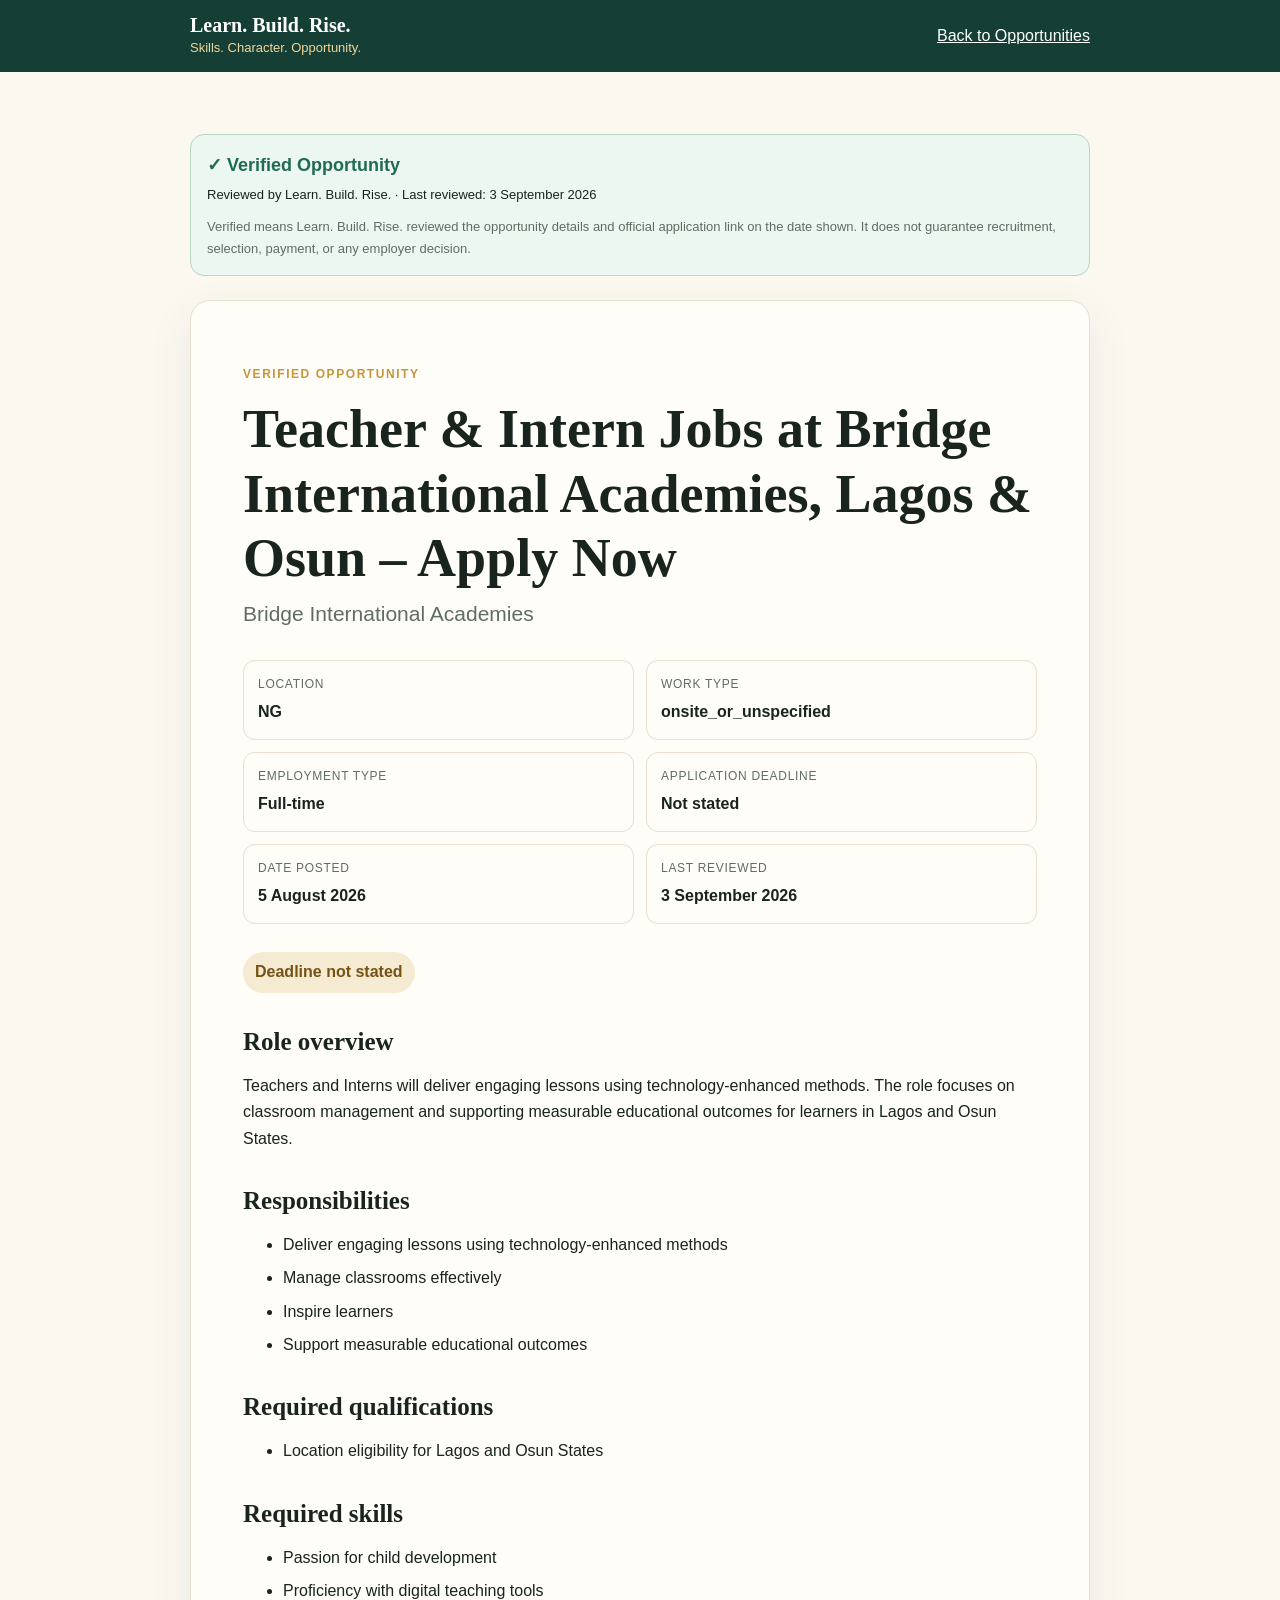
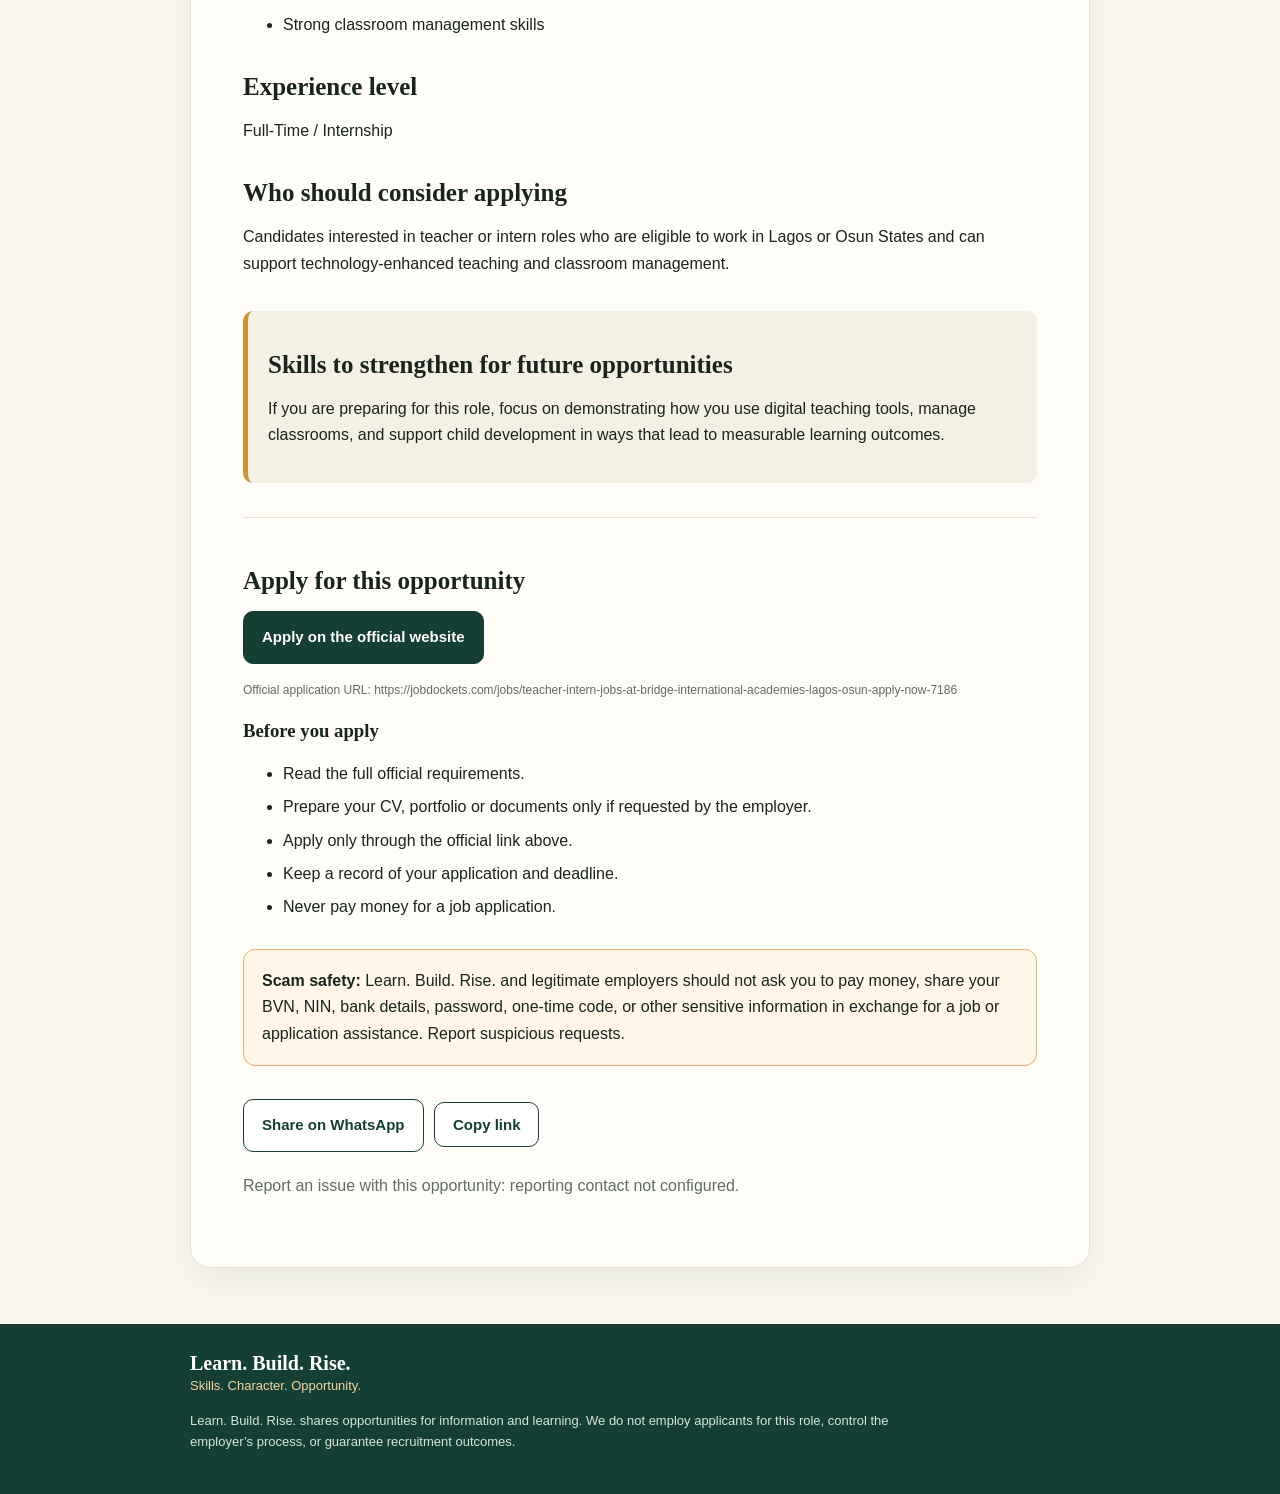
<file: opportunities/teacher-intern-jobs-at-bridge-international-academies-lagos-osun-apply-bridge-international-academies-2026/index.html>
<!doctype html>
<html lang="en">
<head>
  <meta charset="utf-8">
  <meta name="viewport" content="width=device-width, initial-scale=1">
  <title>Teacher &amp; Intern Jobs at Bridge International Academies, Lagos &amp; Osun – Apply Now at Bridge International Academies | Learn. Build. Rise.</title>
  <meta name="description" content="Teachers and Interns will deliver engaging lessons using technology-enhanced methods. The role focuses on classroom management and supporting measurable ed">
  <link rel="canonical" href="https://learnbuildrise.org/opportunities/teacher-intern-jobs-at-bridge-international-academies-lagos-osun-apply-bridge-international-academies-2026/">
  <meta property="og:type" content="article">
  <meta property="og:title" content="Teacher &amp; Intern Jobs at Bridge International Academies, Lagos &amp; Osun – Apply Now at Bridge International Academies">
  <meta property="og:description" content="Teachers and Interns will deliver engaging lessons using technology-enhanced methods. The role focuses on classroom management and supporting measurable educational outcomes for learners in Lagos and ">
  <meta property="og:url" content="https://learnbuildrise.org/opportunities/teacher-intern-jobs-at-bridge-international-academies-lagos-osun-apply-bridge-international-academies-2026/">
  <link rel="stylesheet" href="../opportunities.css">
</head>
<body>
  <header class="site-header">
    <div class="container header-inner">
      <div><strong>Learn. Build. Rise.</strong><span>Skills. Character. Opportunity.</span></div>
      <a href="/opportunities/">Back to Opportunities</a>
    </div>
  </header>
  <main class="container">
    <section class="verification">
      <strong>✓ Verified Opportunity</strong>
      <span>Reviewed by Learn. Build. Rise. · Last reviewed: 3 September 2026</span>
      <p>Verified means Learn. Build. Rise. reviewed the opportunity details and official application link on the date shown. It does not guarantee recruitment, selection, payment, or any employer decision.</p>
    </section>
    <article>
      <p class="eyebrow">Verified opportunity</p>
      <h1>Teacher &amp; Intern Jobs at Bridge International Academies, Lagos &amp; Osun – Apply Now</h1>
      <p class="organisation">Bridge International Academies</p>
      <div class="facts">
        <div><span>Location</span><strong>NG</strong></div>
        <div><span>Work type</span><strong>onsite_or_unspecified</strong></div>
        <div><span>Employment type</span><strong>Full-time</strong></div>
        <div><span>Application deadline</span><strong>Not stated</strong></div>
        <div><span>Date posted</span><strong>5 August 2026</strong></div>
        <div><span>Last reviewed</span><strong>3 September 2026</strong></div>
      </div>
      <div class="deadline">Deadline not stated</div>
      
      <section><h2>Role overview</h2><p>Teachers and Interns will deliver engaging lessons using technology-enhanced methods. The role focuses on classroom management and supporting measurable educational outcomes for learners in Lagos and Osun States.</p></section>
      <section><h2>Responsibilities</h2><ul><li>Deliver engaging lessons using technology-enhanced methods</li><li>Manage classrooms effectively</li><li>Inspire learners</li><li>Support measurable educational outcomes</li></ul></section>
      <section><h2>Required qualifications</h2><ul><li>Location eligibility for Lagos and Osun States</li></ul></section>
      <section><h2>Required skills</h2><ul><li>Passion for child development</li><li>Proficiency with digital teaching tools</li><li>Strong classroom management skills</li></ul></section>
      
      <section><h2>Experience level</h2><p>Full-Time / Internship</p></section>
      
      <section><h2>Who should consider applying</h2><p>Candidates interested in teacher or intern roles who are eligible to work in Lagos or Osun States and can support technology-enhanced teaching and classroom management.</p></section>
      <section class="skills"><h2>Skills to strengthen for future opportunities</h2><p>If you are preparing for this role, focus on demonstrating how you use digital teaching tools, manage classrooms, and support child development in ways that lead to measurable learning outcomes.</p></section>
      <section class="apply">
        <h2>Apply for this opportunity</h2>
        <a class="button primary" href="https://jobdockets.com/jobs/teacher-intern-jobs-at-bridge-international-academies-lagos-osun-apply-now-7186" target="_blank" rel="noopener noreferrer">Apply on the official website</a>
        <p class="url">Official application URL: https://jobdockets.com/jobs/teacher-intern-jobs-at-bridge-international-academies-lagos-osun-apply-now-7186</p>
        <h3>Before you apply</h3>
        <ul>
          <li>Read the full official requirements.</li>
          <li>Prepare your CV, portfolio or documents only if requested by the employer.</li>
          <li>Apply only through the official link above.</li>
          <li>Keep a record of your application and deadline.</li>
          <li>Never pay money for a job application.</li>
        </ul>
      </section>
      <aside class="warning"><strong>Scam safety:</strong> Learn. Build. Rise. and legitimate employers should not ask you to pay money, share your BVN, NIN, bank details, password, one-time code, or other sensitive information in exchange for a job or application assistance. Report suspicious requests.</aside>
      <div class="sharing">
        <a class="button" href="https://wa.me/?text=%E2%9C%85%20VERIFIED%20OPPORTUNITY%20%236%0A%0ATeacher%20%26%20Intern%20Jobs%20at%20Bridge%20International%20Academies%2C%20Lagos%20%26%20Osun%20%E2%80%93%20Apply%20Now%20at%20Bridge%20International%20Academies%0ALocation%3A%20NG%0ADeadline%3A%20Not%20stated%0A%0ARead%20the%20verified%20details%2C%20requirements%2C%20skills%20to%20strengthen%20and%20apply%20through%20the%20official%20link%3A%0Ahttps%3A%2F%2Flearnbuildrise.org%2Fopportunities%2Fteacher-intern-jobs-at-bridge-international-academies-lagos-osun-apply-bridge-international-academies-2026%2F%0A%0ALearn.%20Build.%20Rise.%0ASkills.%20Character.%20Opportunity." target="_blank" rel="noopener noreferrer">Share on WhatsApp</a>
        <button class="button" type="button" onclick="navigator.clipboard.writeText(location.href).then(() => this.textContent='Link copied')">Copy link</button>
      </div>
      <p class="report muted">Report an issue with this opportunity: reporting contact not configured.</p>
    </article>
  </main>
  <footer><div class="container"><strong>Learn. Build. Rise.</strong><span>Skills. Character. Opportunity.</span><p>Learn. Build. Rise. shares opportunities for information and learning. We do not employ applicants for this role, control the employer’s process, or guarantee recruitment outcomes.</p></div></footer>
</body>
</html>
</file>
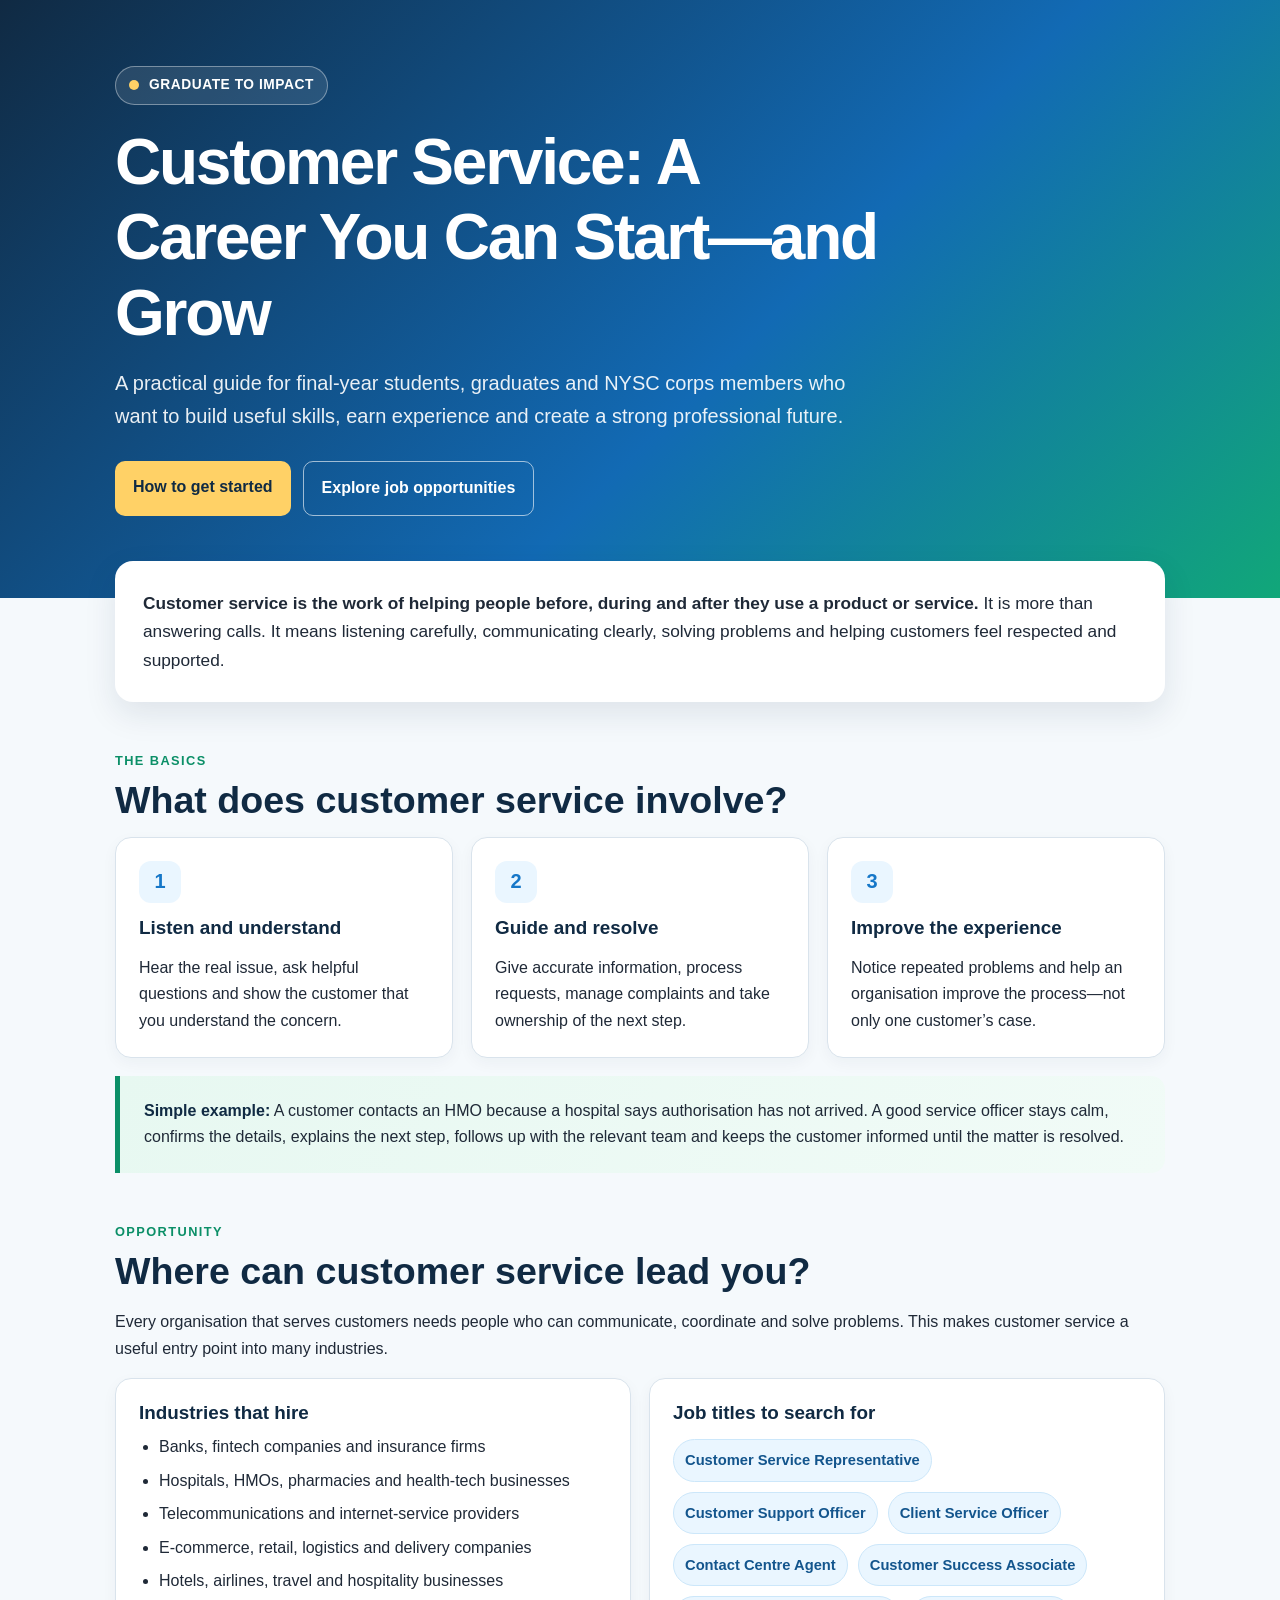
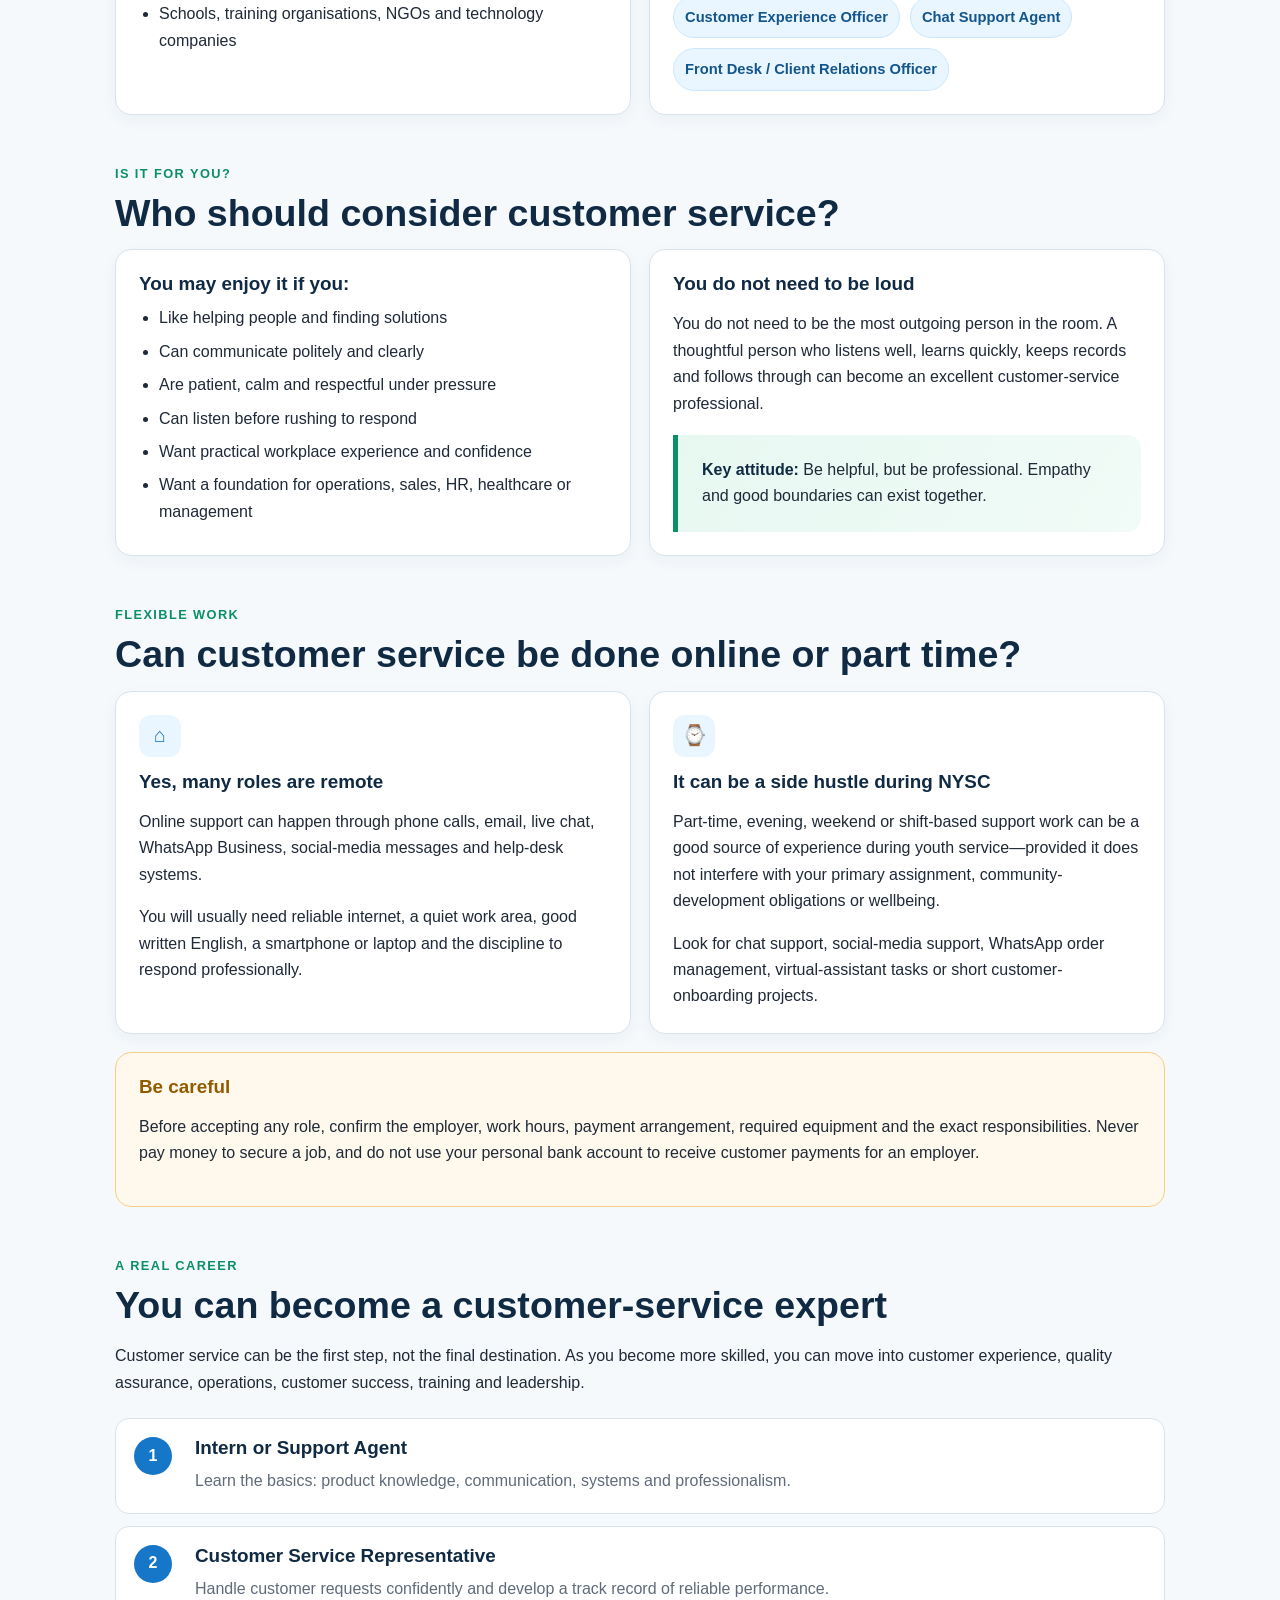
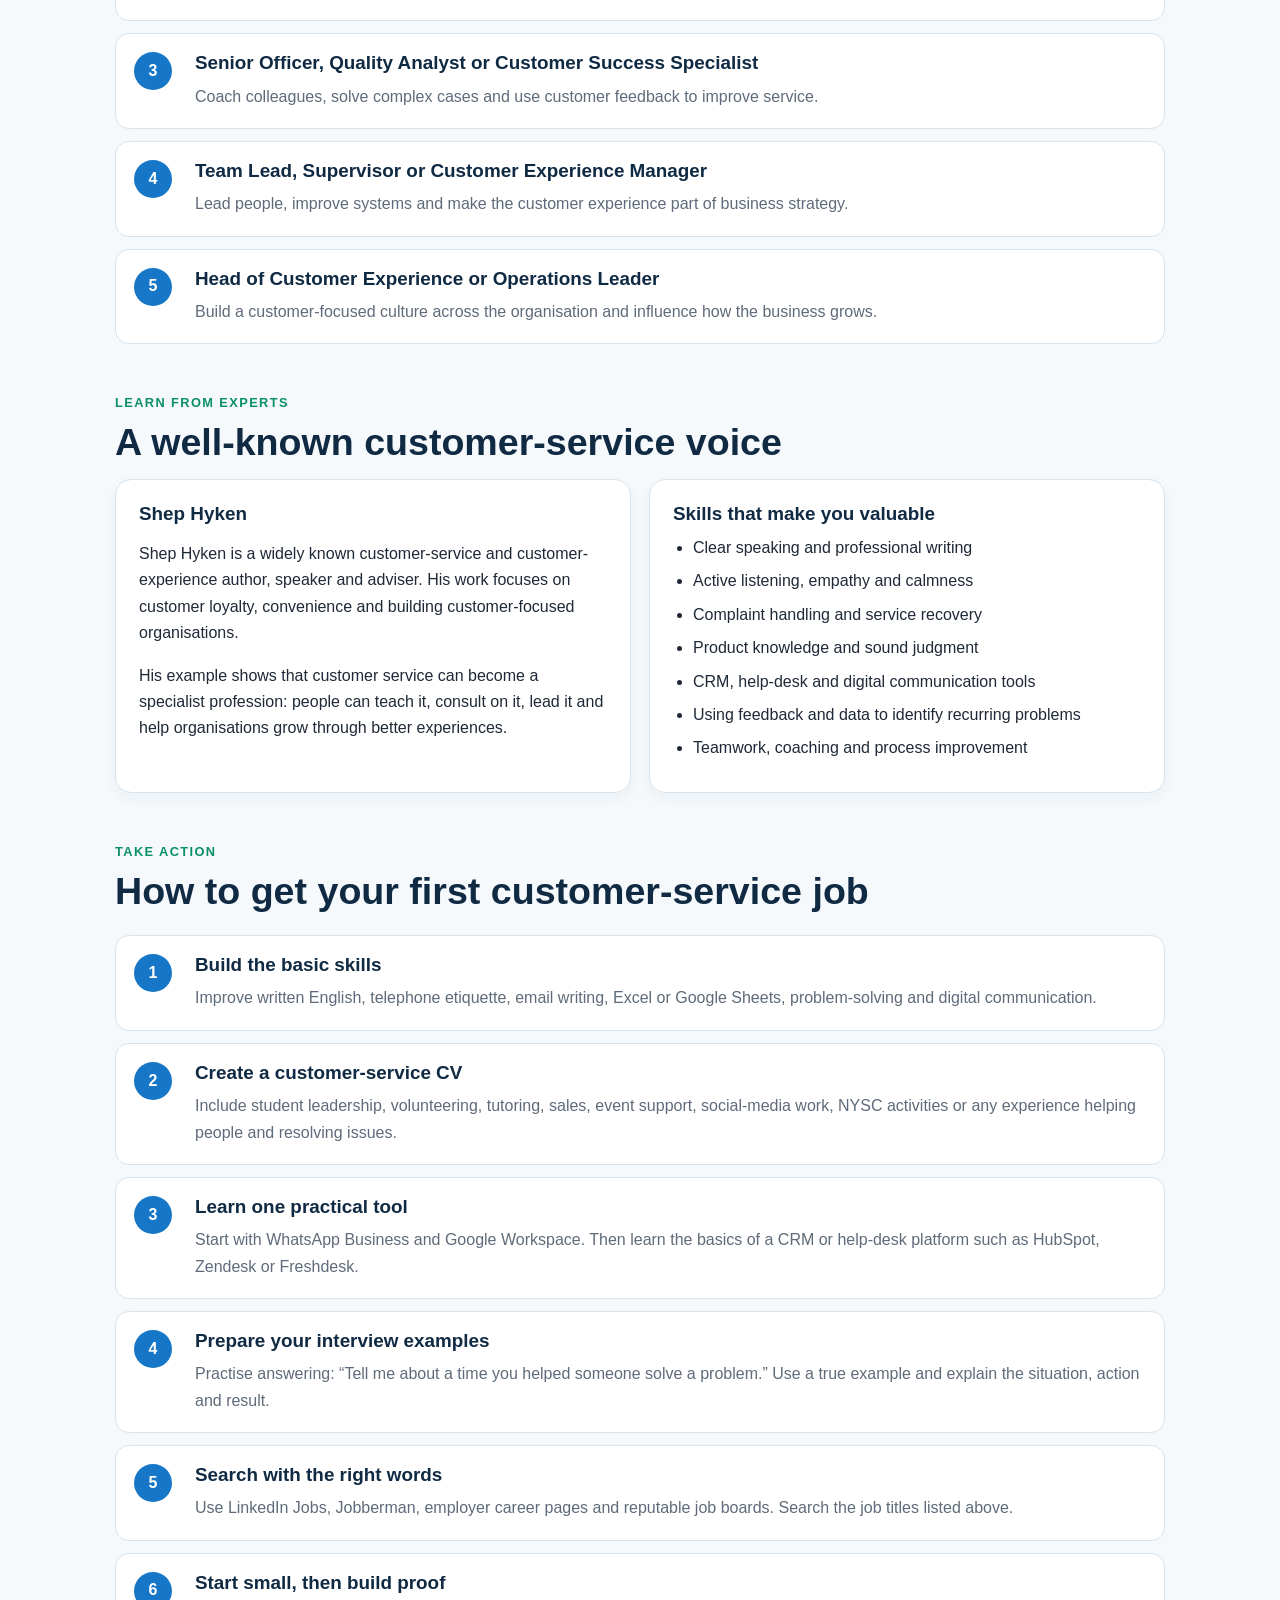
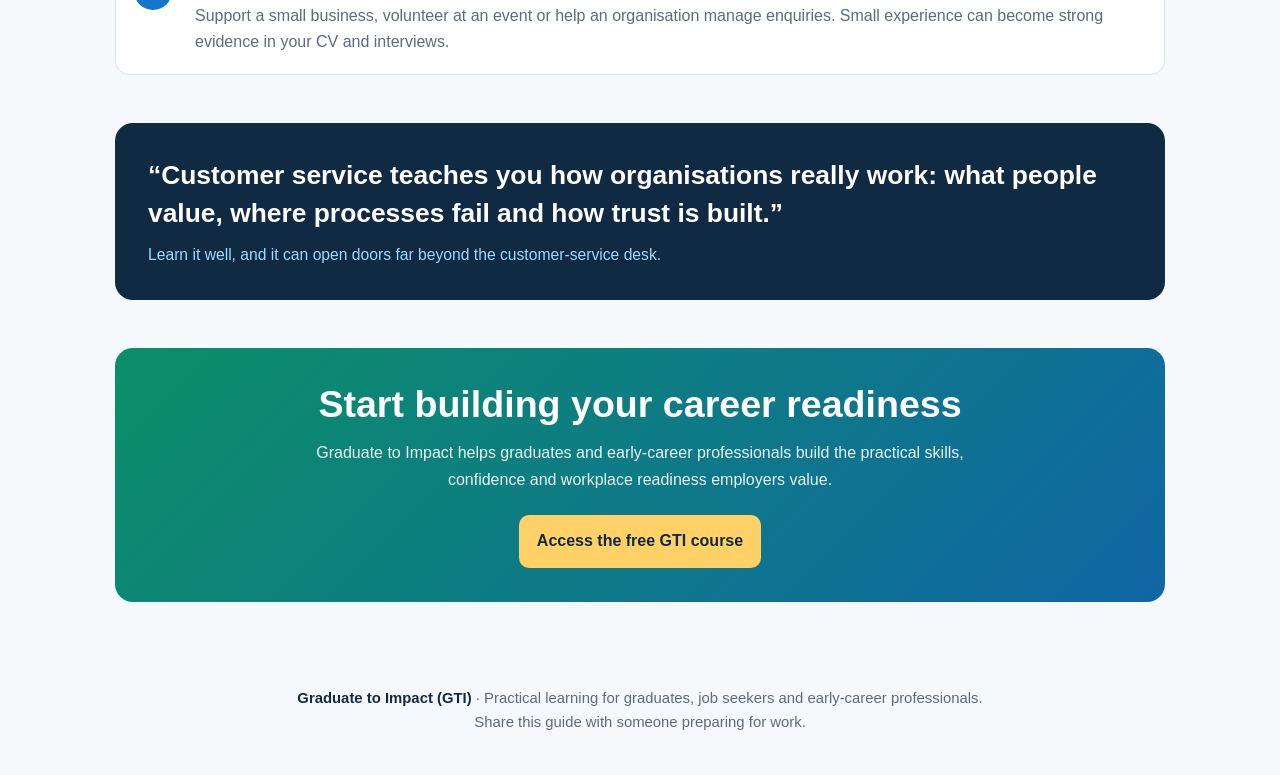
<file: customer-service-career-guide.html>
<!DOCTYPE html>
<html lang="en">
<head>
  <meta charset="UTF-8" />
  <meta name="viewport" content="width=device-width, initial-scale=1.0" />
  <meta name="description" content="A practical Graduate to Impact guide to starting and growing a career in customer service." />
  <title>Customer Service Career Guide | Graduate to Impact</title>
  <style>
    :root {
      --navy: #102a43;
      --blue: #1677c8;
      --sky: #eaf6ff;
      --green: #0b8f67;
      --mint: #e7f8f1;
      --orange: #f59e0b;
      --cream: #fff9ed;
      --ink: #1f2937;
      --muted: #5f6b7a;
      --line: #d9e3ec;
      --white: #ffffff;
      --shadow: 0 12px 32px rgba(16, 42, 67, 0.10);
    }

    * { box-sizing: border-box; }
    html { scroll-behavior: smooth; }
    body {
      margin: 0;
      color: var(--ink);
      background: #f5f9fc;
      font-family: Arial, Helvetica, sans-serif;
      line-height: 1.65;
    }

    .hero {
      color: var(--white);
      background: linear-gradient(135deg, #102a43 0%, #126ab4 58%, #11a779 100%);
      padding: 66px 20px 82px;
    }

    .container { width: min(1050px, 100%); margin: 0 auto; }

    .brand {
      display: inline-flex;
      align-items: center;
      gap: 10px;
      border: 1px solid rgba(255,255,255,.38);
      border-radius: 999px;
      padding: 7px 13px;
      font-size: .86rem;
      letter-spacing: .04em;
      text-transform: uppercase;
      font-weight: 700;
      background: rgba(255,255,255,.10);
    }

    .brand-dot {
      width: 10px;
      height: 10px;
      background: #ffd166;
      border-radius: 50%;
    }

    h1, h2, h3 { line-height: 1.18; }
    h1 {
      max-width: 780px;
      margin: 20px 0 16px;
      font-size: clamp(2.2rem, 5vw, 4.5rem);
      letter-spacing: -0.035em;
    }

    .hero p {
      max-width: 740px;
      margin: 0;
      font-size: clamp(1.04rem, 2vw, 1.25rem);
      color: rgba(255,255,255,.91);
    }

    .hero-actions { display: flex; gap: 12px; flex-wrap: wrap; margin-top: 28px; }
    .button {
      display: inline-block;
      padding: 13px 18px;
      border-radius: 10px;
      font-weight: 700;
      text-decoration: none;
      transition: transform .2s ease, box-shadow .2s ease;
    }
    .button:hover { transform: translateY(-2px); box-shadow: 0 8px 20px rgba(0,0,0,.16); }
    .button-primary { color: var(--navy); background: #ffd166; }
    .button-secondary { color: var(--white); border: 1px solid rgba(255,255,255,.6); }

    main { padding: 0 20px 56px; }
    .intro-card {
      background: var(--white);
      margin-top: -37px;
      border-radius: 18px;
      box-shadow: var(--shadow);
      padding: 28px;
      position: relative;
    }
    .intro-card p { font-size: 1.08rem; margin: 0; }

    section { margin-top: 48px; }
    .section-label {
      color: var(--green);
      font-size: .8rem;
      letter-spacing: .11em;
      font-weight: 800;
      text-transform: uppercase;
      margin-bottom: 7px;
    }
    h2 { color: var(--navy); font-size: clamp(1.65rem, 3vw, 2.35rem); margin: 0 0 14px; }
    h3 { color: var(--navy); font-size: 1.18rem; margin: 0 0 9px; }

    .grid { display: grid; gap: 18px; }
    .grid-2 { grid-template-columns: repeat(2, minmax(0, 1fr)); }
    .grid-3 { grid-template-columns: repeat(3, minmax(0, 1fr)); }

    .card {
      background: var(--white);
      border: 1px solid var(--line);
      border-radius: 16px;
      padding: 23px;
      box-shadow: 0 5px 15px rgba(16,42,67,.045);
    }
    .card p:last-child, .card ul:last-child { margin-bottom: 0; }
    .icon {
      display: grid;
      place-items: center;
      width: 42px;
      height: 42px;
      margin-bottom: 14px;
      background: var(--sky);
      color: var(--blue);
      border-radius: 12px;
      font-weight: 800;
      font-size: 1.25rem;
    }

    ul { margin: 10px 0 0; padding-left: 20px; }
    li { margin: 7px 0; }

    .highlight {
      background: linear-gradient(120deg, var(--mint), #f1fbf7);
      border-left: 5px solid var(--green);
      padding: 22px 24px;
      border-radius: 0 14px 14px 0;
      margin-top: 18px;
    }
    .highlight strong { color: var(--navy); }

    .roles { display: flex; flex-wrap: wrap; gap: 10px; margin-top: 15px; }
    .tag {
      background: var(--sky);
      color: #13558d;
      border: 1px solid #cce7fa;
      border-radius: 999px;
      padding: 8px 11px;
      font-size: .92rem;
      font-weight: 700;
    }

    .timeline { position: relative; display: grid; gap: 12px; margin-top: 22px; }
    .step {
      display: grid;
      grid-template-columns: 46px 1fr;
      gap: 15px;
      align-items: start;
      padding: 18px;
      background: var(--white);
      border: 1px solid var(--line);
      border-radius: 14px;
    }
    .step-number {
      display: grid;
      place-items: center;
      width: 38px;
      height: 38px;
      color: var(--white);
      background: var(--blue);
      border-radius: 50%;
      font-weight: 800;
    }
    .step p { margin: 5px 0 0; color: var(--muted); }

    .warning {
      background: var(--cream);
      border: 1px solid #f4d084;
      border-radius: 16px;
      padding: 23px;
    }
    .warning h3 { color: #935b00; }

    .quote {
      color: var(--white);
      background: var(--navy);
      border-radius: 18px;
      padding: 33px;
      font-size: clamp(1.2rem, 2.5vw, 1.65rem);
      font-weight: 700;
      line-height: 1.45;
    }
    .quote span { display: block; color: #9ed9ff; margin-top: 12px; font-size: .98rem; font-weight: 400; }

    .cta {
      color: var(--white);
      background: linear-gradient(135deg, #0b8f67, #1066a5);
      border-radius: 18px;
      padding: 34px;
      text-align: center;
    }
    .cta h2 { color: var(--white); }
    .cta p { max-width: 650px; margin: 0 auto 22px; color: rgba(255,255,255,.91); }

    footer { padding: 28px 20px 40px; color: var(--muted); text-align: center; font-size: .93rem; }
    footer strong { color: var(--navy); }

    @media (max-width: 720px) {
      .hero { padding: 46px 20px 70px; }
      .grid-2, .grid-3 { grid-template-columns: 1fr; }
      .intro-card { padding: 22px; }
      .card, .cta, .quote { padding: 22px; }
    }
  </style>
</head>
<body>
  <header class="hero">
    <div class="container">
      <div class="brand"><span class="brand-dot"></span> Graduate to Impact</div>
      <h1>Customer Service: A Career You Can Start—and Grow</h1>
      <p>A practical guide for final-year students, graduates and NYSC corps members who want to build useful skills, earn experience and create a strong professional future.</p>
      <div class="hero-actions">
        <a class="button button-primary" href="#start">How to get started</a>
        <a class="button button-secondary" href="#opportunities">Explore job opportunities</a>
      </div>
    </div>
  </header>

  <main>
    <div class="container">
      <div class="intro-card">
        <p><strong>Customer service is the work of helping people before, during and after they use a product or service.</strong> It is more than answering calls. It means listening carefully, communicating clearly, solving problems and helping customers feel respected and supported.</p>
      </div>

      <section>
        <div class="section-label">The basics</div>
        <h2>What does customer service involve?</h2>
        <div class="grid grid-3">
          <article class="card">
            <div class="icon">1</div>
            <h3>Listen and understand</h3>
            <p>Hear the real issue, ask helpful questions and show the customer that you understand the concern.</p>
          </article>
          <article class="card">
            <div class="icon">2</div>
            <h3>Guide and resolve</h3>
            <p>Give accurate information, process requests, manage complaints and take ownership of the next step.</p>
          </article>
          <article class="card">
            <div class="icon">3</div>
            <h3>Improve the experience</h3>
            <p>Notice repeated problems and help an organisation improve the process—not only one customer’s case.</p>
          </article>
        </div>
        <div class="highlight">
          <strong>Simple example:</strong> A customer contacts an HMO because a hospital says authorisation has not arrived. A good service officer stays calm, confirms the details, explains the next step, follows up with the relevant team and keeps the customer informed until the matter is resolved.
        </div>
      </section>

      <section id="opportunities">
        <div class="section-label">Opportunity</div>
        <h2>Where can customer service lead you?</h2>
        <p>Every organisation that serves customers needs people who can communicate, coordinate and solve problems. This makes customer service a useful entry point into many industries.</p>
        <div class="grid grid-2">
          <article class="card">
            <h3>Industries that hire</h3>
            <ul>
              <li>Banks, fintech companies and insurance firms</li>
              <li>Hospitals, HMOs, pharmacies and health-tech businesses</li>
              <li>Telecommunications and internet-service providers</li>
              <li>E-commerce, retail, logistics and delivery companies</li>
              <li>Hotels, airlines, travel and hospitality businesses</li>
              <li>Schools, training organisations, NGOs and technology companies</li>
            </ul>
          </article>
          <article class="card">
            <h3>Job titles to search for</h3>
            <div class="roles">
              <span class="tag">Customer Service Representative</span>
              <span class="tag">Customer Support Officer</span>
              <span class="tag">Client Service Officer</span>
              <span class="tag">Contact Centre Agent</span>
              <span class="tag">Customer Success Associate</span>
              <span class="tag">Customer Experience Officer</span>
              <span class="tag">Chat Support Agent</span>
              <span class="tag">Front Desk / Client Relations Officer</span>
            </div>
          </article>
        </div>
      </section>

      <section>
        <div class="section-label">Is it for you?</div>
        <h2>Who should consider customer service?</h2>
        <div class="grid grid-2">
          <article class="card">
            <h3>You may enjoy it if you:</h3>
            <ul>
              <li>Like helping people and finding solutions</li>
              <li>Can communicate politely and clearly</li>
              <li>Are patient, calm and respectful under pressure</li>
              <li>Can listen before rushing to respond</li>
              <li>Want practical workplace experience and confidence</li>
              <li>Want a foundation for operations, sales, HR, healthcare or management</li>
            </ul>
          </article>
          <article class="card">
            <h3>You do not need to be loud</h3>
            <p>You do not need to be the most outgoing person in the room. A thoughtful person who listens well, learns quickly, keeps records and follows through can become an excellent customer-service professional.</p>
            <div class="highlight"><strong>Key attitude:</strong> Be helpful, but be professional. Empathy and good boundaries can exist together.</div>
          </article>
        </div>
      </section>

      <section>
        <div class="section-label">Flexible work</div>
        <h2>Can customer service be done online or part time?</h2>
        <div class="grid grid-2">
          <article class="card">
            <div class="icon">⌂</div>
            <h3>Yes, many roles are remote</h3>
            <p>Online support can happen through phone calls, email, live chat, WhatsApp Business, social-media messages and help-desk systems.</p>
            <p>You will usually need reliable internet, a quiet work area, good written English, a smartphone or laptop and the discipline to respond professionally.</p>
          </article>
          <article class="card">
            <div class="icon">⌚</div>
            <h3>It can be a side hustle during NYSC</h3>
            <p>Part-time, evening, weekend or shift-based support work can be a good source of experience during youth service—provided it does not interfere with your primary assignment, community-development obligations or wellbeing.</p>
            <p>Look for chat support, social-media support, WhatsApp order management, virtual-assistant tasks or short customer-onboarding projects.</p>
          </article>
        </div>
        <div class="warning" style="margin-top:18px;">
          <h3>Be careful</h3>
          <p>Before accepting any role, confirm the employer, work hours, payment arrangement, required equipment and the exact responsibilities. Never pay money to secure a job, and do not use your personal bank account to receive customer payments for an employer.</p>
        </div>
      </section>

      <section>
        <div class="section-label">A real career</div>
        <h2>You can become a customer-service expert</h2>
        <p>Customer service can be the first step, not the final destination. As you become more skilled, you can move into customer experience, quality assurance, operations, customer success, training and leadership.</p>
        <div class="timeline">
          <div class="step"><div class="step-number">1</div><div><h3>Intern or Support Agent</h3><p>Learn the basics: product knowledge, communication, systems and professionalism.</p></div></div>
          <div class="step"><div class="step-number">2</div><div><h3>Customer Service Representative</h3><p>Handle customer requests confidently and develop a track record of reliable performance.</p></div></div>
          <div class="step"><div class="step-number">3</div><div><h3>Senior Officer, Quality Analyst or Customer Success Specialist</h3><p>Coach colleagues, solve complex cases and use customer feedback to improve service.</p></div></div>
          <div class="step"><div class="step-number">4</div><div><h3>Team Lead, Supervisor or Customer Experience Manager</h3><p>Lead people, improve systems and make the customer experience part of business strategy.</p></div></div>
          <div class="step"><div class="step-number">5</div><div><h3>Head of Customer Experience or Operations Leader</h3><p>Build a customer-focused culture across the organisation and influence how the business grows.</p></div></div>
        </div>
      </section>

      <section>
        <div class="section-label">Learn from experts</div>
        <h2>A well-known customer-service voice</h2>
        <div class="grid grid-2">
          <article class="card">
            <h3>Shep Hyken</h3>
            <p>Shep Hyken is a widely known customer-service and customer-experience author, speaker and adviser. His work focuses on customer loyalty, convenience and building customer-focused organisations.</p>
            <p>His example shows that customer service can become a specialist profession: people can teach it, consult on it, lead it and help organisations grow through better experiences.</p>
          </article>
          <article class="card">
            <h3>Skills that make you valuable</h3>
            <ul>
              <li>Clear speaking and professional writing</li>
              <li>Active listening, empathy and calmness</li>
              <li>Complaint handling and service recovery</li>
              <li>Product knowledge and sound judgment</li>
              <li>CRM, help-desk and digital communication tools</li>
              <li>Using feedback and data to identify recurring problems</li>
              <li>Teamwork, coaching and process improvement</li>
            </ul>
          </article>
        </div>
      </section>

      <section id="start">
        <div class="section-label">Take action</div>
        <h2>How to get your first customer-service job</h2>
        <div class="timeline">
          <div class="step"><div class="step-number">1</div><div><h3>Build the basic skills</h3><p>Improve written English, telephone etiquette, email writing, Excel or Google Sheets, problem-solving and digital communication.</p></div></div>
          <div class="step"><div class="step-number">2</div><div><h3>Create a customer-service CV</h3><p>Include student leadership, volunteering, tutoring, sales, event support, social-media work, NYSC activities or any experience helping people and resolving issues.</p></div></div>
          <div class="step"><div class="step-number">3</div><div><h3>Learn one practical tool</h3><p>Start with WhatsApp Business and Google Workspace. Then learn the basics of a CRM or help-desk platform such as HubSpot, Zendesk or Freshdesk.</p></div></div>
          <div class="step"><div class="step-number">4</div><div><h3>Prepare your interview examples</h3><p>Practise answering: “Tell me about a time you helped someone solve a problem.” Use a true example and explain the situation, action and result.</p></div></div>
          <div class="step"><div class="step-number">5</div><div><h3>Search with the right words</h3><p>Use LinkedIn Jobs, Jobberman, employer career pages and reputable job boards. Search the job titles listed above.</p></div></div>
          <div class="step"><div class="step-number">6</div><div><h3>Start small, then build proof</h3><p>Support a small business, volunteer at an event or help an organisation manage enquiries. Small experience can become strong evidence in your CV and interviews.</p></div></div>
        </div>
      </section>

      <section>
        <div class="quote">“Customer service teaches you how organisations really work: what people value, where processes fail and how trust is built.”<span>Learn it well, and it can open doors far beyond the customer-service desk.</span></div>
      </section>

      <section class="cta">
        <h2>Start building your career readiness</h2>
        <p>Graduate to Impact helps graduates and early-career professionals build the practical skills, confidence and workplace readiness employers value.</p>
        <a class="button button-primary" href="https://emlearning.io/gti/free">Access the free GTI course</a>
      </section>
    </div>
  </main>

  <footer>
    <strong>Graduate to Impact (GTI)</strong> &middot; Practical learning for graduates, job seekers and early-career professionals.<br />
    Share this guide with someone preparing for work.
  </footer>
</body>
</html>
</file>
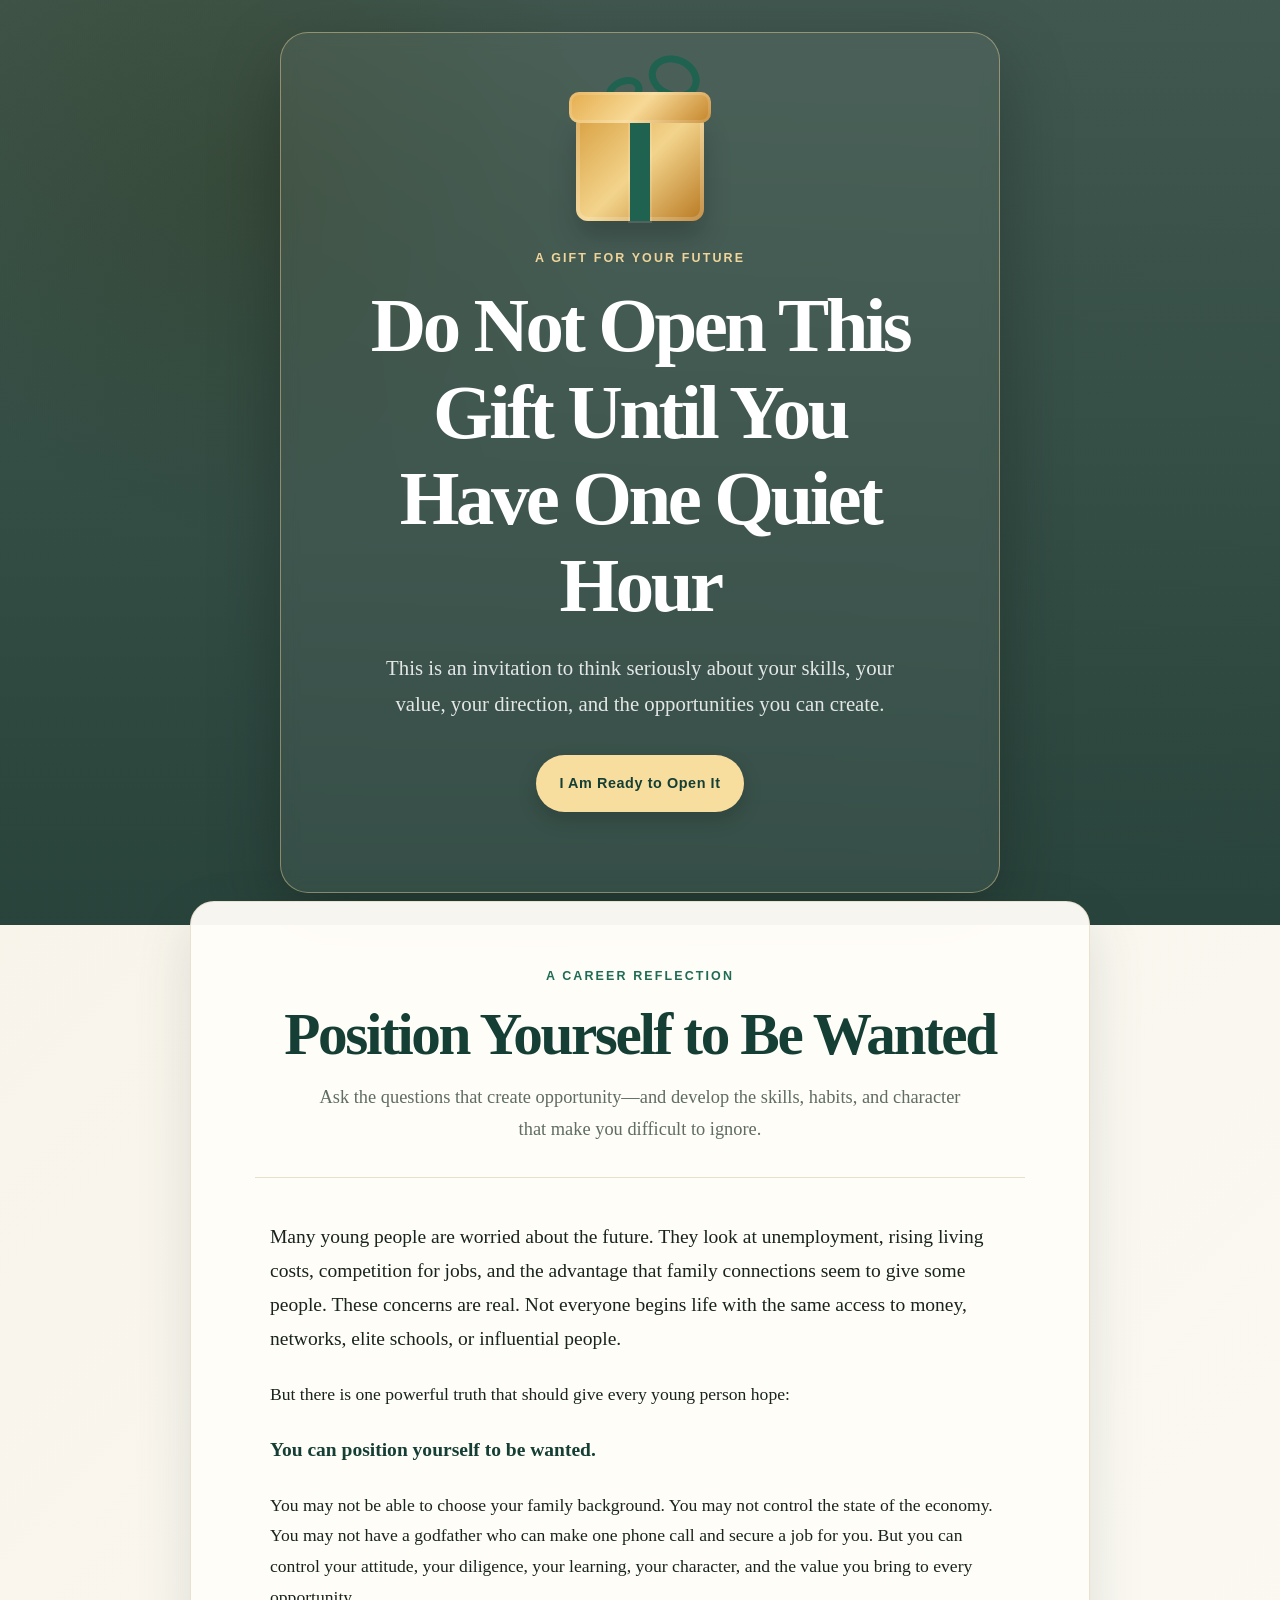
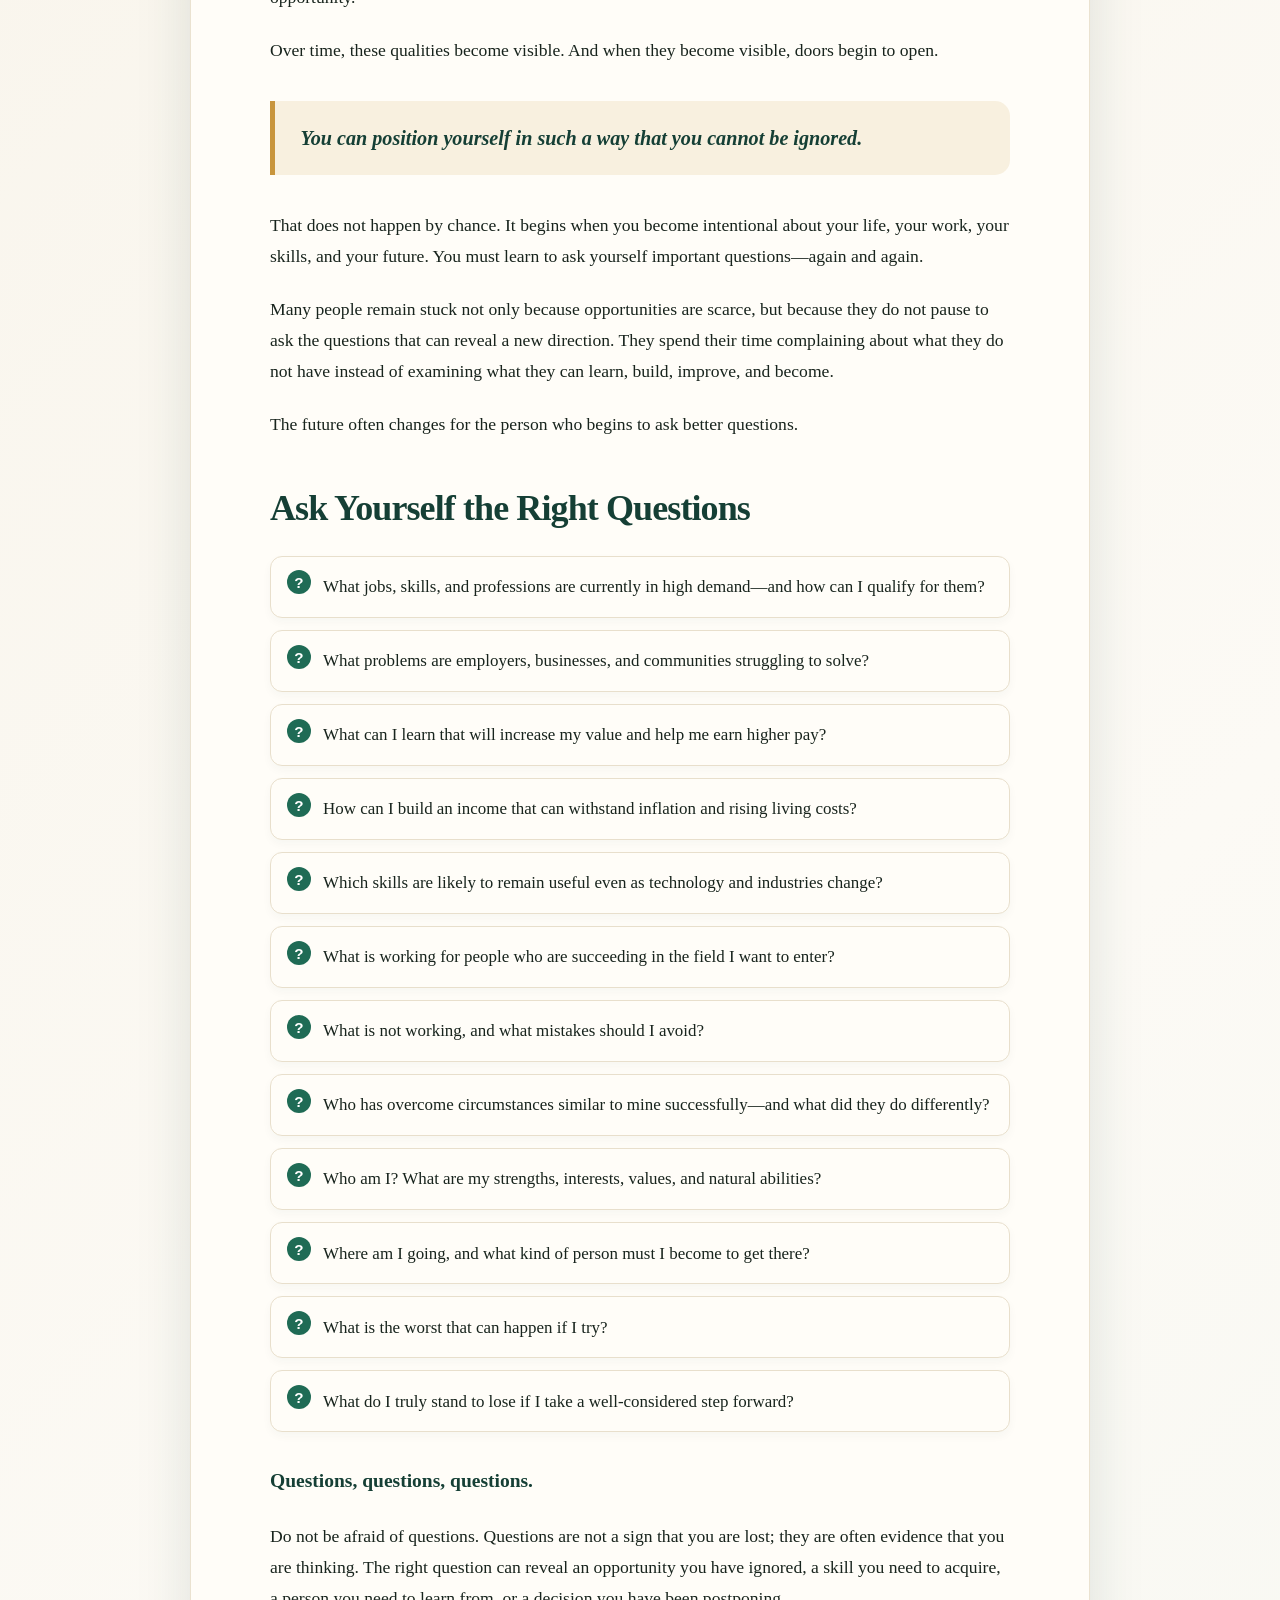
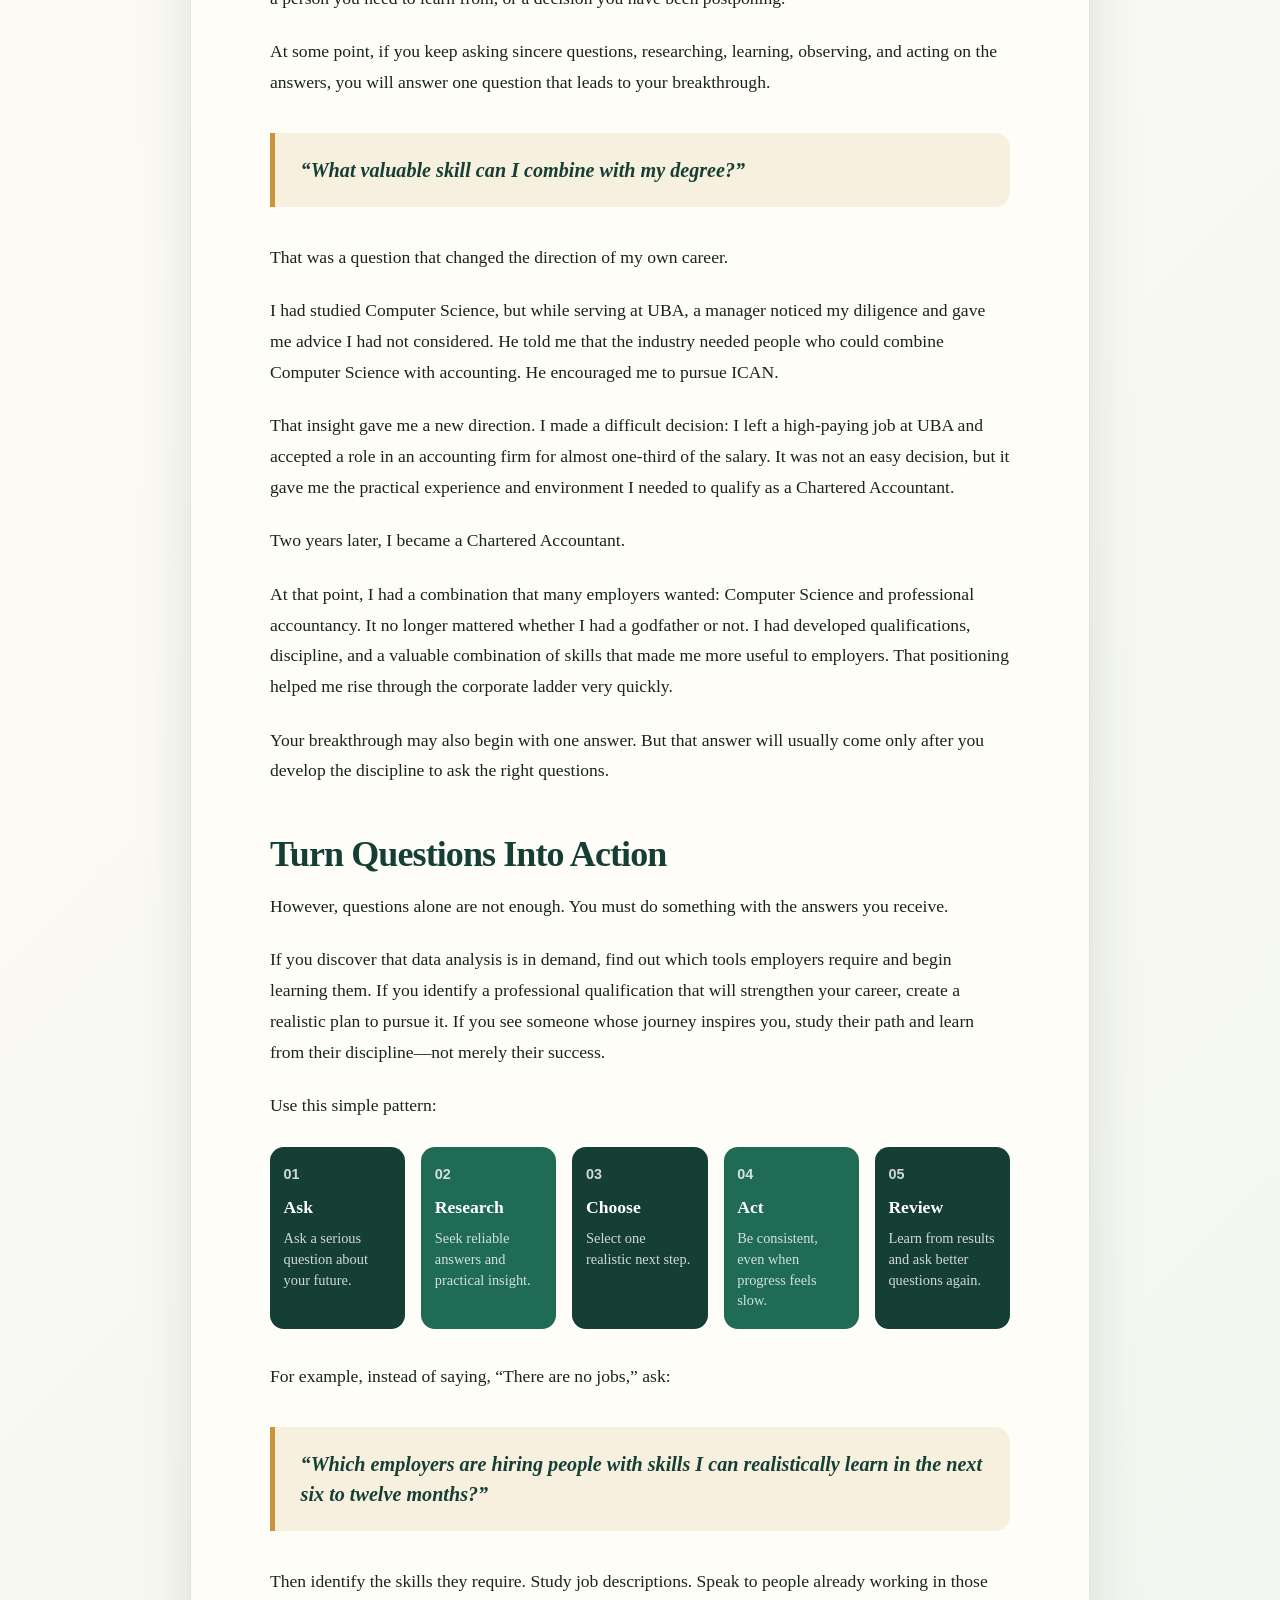
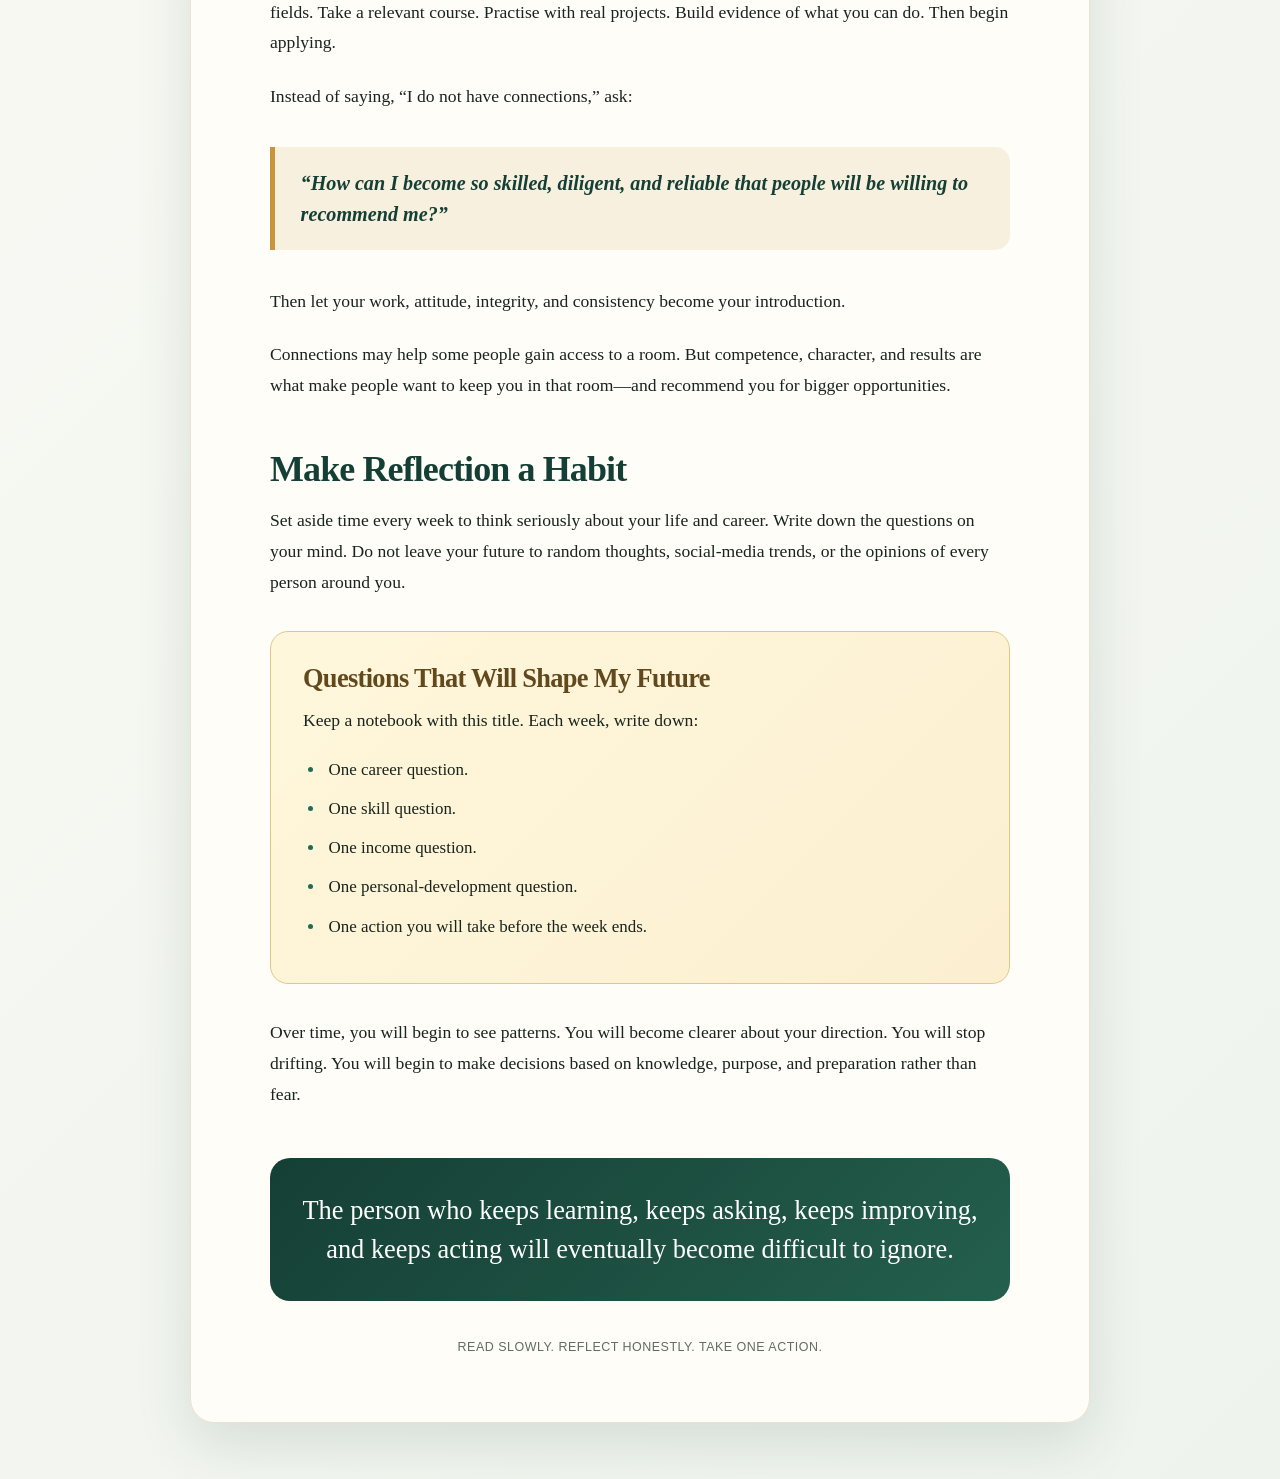
<file: position-yourself-to-be-wanted.html>
<!doctype html>
<html lang="en">
<head>
  <meta charset="utf-8">
  <meta name="viewport" content="width=device-width, initial-scale=1">
  <meta name="description" content="Position Yourself to Be Wanted: Ask the Questions That Create Opportunity.">
  <title>Position Yourself to Be Wanted</title>
  <style>
    :root {
      --ink: #18241d;
      --muted: #5f6d62;
      --cream: #fbf8f0;
      --paper: #fffdf8;
      --forest: #153f35;
      --green: #1f6b55;
      --gold: #c8953d;
      --gold-light: #f1d69c;
      --line: #e8dfcc;
      --shadow: 0 20px 55px rgba(21, 63, 53, .13);
    }

    * { box-sizing: border-box; }
    html { scroll-behavior: smooth; }
    body {
      margin: 0;
      color: var(--ink);
      background:
        radial-gradient(circle at top left, rgba(241, 214, 156, .42), transparent 28rem),
        linear-gradient(135deg, #f7f2e7 0%, #fcfaf5 48%, #eef4ed 100%);
      font-family: Georgia, "Times New Roman", serif;
      line-height: 1.75;
    }

    .hero {
      min-height: 100vh;
      display: grid;
      place-items: center;
      padding: 2rem 1.25rem;
      background:
        linear-gradient(rgba(12, 43, 35, .78), rgba(12, 43, 35, .88)),
        radial-gradient(circle at 20% 20%, rgba(200, 149, 61, .45), transparent 22rem),
        radial-gradient(circle at 80% 80%, rgba(255,255,255,.12), transparent 24rem);
      color: white;
      text-align: center;
    }

    .hero-card {
      width: min(720px, 100%);
      padding: clamp(2rem, 7vw, 5rem) clamp(1.4rem, 6vw, 4.5rem);
      border: 1px solid rgba(241, 214, 156, .45);
      border-radius: 28px;
      background: rgba(255,255,255,.06);
      box-shadow: 0 25px 70px rgba(0,0,0,.25);
      backdrop-filter: blur(8px);
    }

    .gift {
      width: 128px;
      height: 108px;
      margin: 0 auto 1.7rem;
      position: relative;
      border-radius: 12px;
      background: linear-gradient(135deg, #d89f40, #f3d48c 50%, #b87821);
      box-shadow: inset 0 0 0 4px rgba(255,255,255,.18), 0 16px 28px rgba(0,0,0,.2);
    }

    .gift::before {
      content: "";
      position: absolute;
      top: 0;
      left: 50%;
      width: 20px;
      height: 100%;
      transform: translateX(-50%);
      background: #1e624f;
      box-shadow: 0 0 0 2px rgba(255,255,255,.13);
    }

    .gift::after {
      content: "";
      position: absolute;
      top: -21px;
      left: -7px;
      width: 142px;
      height: 31px;
      border-radius: 10px;
      background: linear-gradient(135deg, #e5ad4e, #f7d996 50%, #c48328);
      box-shadow: inset 0 0 0 3px rgba(255,255,255,.14);
    }

    .bow, .bow::after {
      position: absolute;
      width: 38px;
      height: 28px;
      border: 7px solid #1e624f;
      border-radius: 50% 50% 48% 48%;
      top: -35px;
      left: 29px;
      transform: rotate(-24deg);
    }

    .bow::after {
      content: "";
      top: -7px;
      left: 38px;
      transform: rotate(47deg);
    }

    .eyebrow {
      margin: 0 0 .8rem;
      color: var(--gold-light);
      font-family: Arial, sans-serif;
      font-size: .78rem;
      font-weight: 800;
      letter-spacing: .17em;
      text-transform: uppercase;
    }

    h1, h2, h3 { line-height: 1.13; }
    h1 {
      margin: 0;
      font-size: clamp(2.25rem, 7vw, 4.8rem);
      letter-spacing: -.045em;
    }

    .hero .subtitle {
      margin: 1.25rem auto 0;
      max-width: 560px;
      color: rgba(255,255,255,.86);
      font-size: clamp(1.05rem, 2.5vw, 1.3rem);
    }

    .open-button {
      display: inline-block;
      margin-top: 2rem;
      padding: 1rem 1.45rem;
      color: var(--forest);
      border-radius: 999px;
      background: #f8de9e;
      box-shadow: 0 8px 20px rgba(0,0,0,.16);
      font-family: Arial, sans-serif;
      font-weight: 800;
      font-size: .9rem;
      letter-spacing: .04em;
      text-decoration: none;
      transition: transform .2s ease, background .2s ease;
    }

    .open-button:hover { transform: translateY(-3px); background: #fff0c4; }

    .page {
      width: min(900px, calc(100% - 2rem));
      margin: clamp(-1.5rem, -4vw, -3rem) auto 3.5rem;
      padding: clamp(1.5rem, 5vw, 4.4rem);
      position: relative;
      border: 1px solid rgba(232,223,204,.9);
      border-radius: 24px;
      background: rgba(255,253,248,.96);
      box-shadow: var(--shadow);
    }

    .article-header {
      padding-bottom: 2rem;
      border-bottom: 1px solid var(--line);
      text-align: center;
    }

    .article-header h2 {
      margin: .25rem auto .85rem;
      max-width: 780px;
      color: var(--forest);
      font-size: clamp(2rem, 5vw, 3.7rem);
      letter-spacing: -.04em;
    }

    .standfirst {
      max-width: 670px;
      margin: 0 auto;
      color: var(--muted);
      font-size: 1.15rem;
    }

    .article { max-width: 740px; margin: 2.6rem auto 0; }
    .article p { margin: 0 0 1.42rem; font-size: 1.1rem; }
    .article h3 {
      margin: 3rem 0 1rem;
      color: var(--forest);
      font-size: clamp(1.65rem, 4vw, 2.25rem);
      letter-spacing: -.025em;
    }

    .lead { font-size: 1.22rem !important; }
    .emphasis { color: var(--forest); font-weight: 700; font-size: 1.22rem !important; }

    blockquote {
      margin: 2.2rem 0;
      padding: 1.35rem 1.4rem 1.35rem 1.6rem;
      position: relative;
      color: var(--forest);
      border-left: 5px solid var(--gold);
      border-radius: 0 15px 15px 0;
      background: #f8f0df;
      font-size: 1.26rem;
      font-style: italic;
      font-weight: 700;
      line-height: 1.5;
    }

    ul, ol { margin: 1.15rem 0 1.7rem; padding-left: 1.35rem; }
    li { margin: .6rem 0; padding-left: .25rem; font-size: 1.06rem; }
    li::marker { color: var(--green); font-weight: 700; }

    .question-list {
      display: grid;
      gap: .75rem;
      margin: 1.7rem 0 2rem;
      padding: 0;
      list-style: none;
    }

    .question-list li {
      margin: 0;
      padding: .95rem 1rem .95rem 3.25rem;
      position: relative;
      border: 1px solid var(--line);
      border-radius: 12px;
      background: #fffdf8;
      box-shadow: 0 4px 10px rgba(27,54,43,.035);
    }

    .question-list li::before {
      content: "?";
      position: absolute;
      top: .84rem;
      left: 1rem;
      display: grid;
      width: 1.5rem;
      height: 1.5rem;
      place-items: center;
      color: white;
      border-radius: 50%;
      background: var(--green);
      font-family: Arial, sans-serif;
      font-size: .95rem;
      font-weight: 800;
    }

    .action-grid {
      display: grid;
      gap: 1rem;
      grid-template-columns: repeat(5, minmax(0, 1fr));
      margin: 1.6rem 0 2rem;
    }

    .step {
      min-height: 145px;
      padding: 1.1rem .85rem;
      border-radius: 14px;
      background: var(--forest);
      color: white;
    }

    .step:nth-child(even) { background: var(--green); }
    .step-number { color: var(--gold-light); font-family: Arial, sans-serif; font-weight: 800; font-size: .8rem; }
    .step strong { display: block; margin: .45rem 0 .3rem; font-size: 1.1rem; }
    .step span { display: block; color: rgba(255,255,255,.8); font-size: .9rem; line-height: 1.45; }

    .journal {
      margin: 2.1rem 0;
      padding: clamp(1.3rem, 4vw, 2rem);
      border: 1px solid #dfc885;
      border-radius: 18px;
      background: linear-gradient(135deg, #fff7dc, #fbefd0);
    }

    .journal h3 { margin: 0 0 .7rem; color: #62491d; font-size: 1.65rem; }
    .journal p { margin-bottom: 1rem; }
    .journal ul { margin-bottom: 0; }

    .final-call {
      margin-top: 3rem;
      padding: 2.1rem 1.5rem;
      color: white;
      border-radius: 20px;
      background: linear-gradient(135deg, var(--forest), #245f4d);
      text-align: center;
    }
    .final-call p { margin: 0; font-size: clamp(1.25rem, 3vw, 1.65rem); line-height: 1.45; }

    footer {
      margin-top: 2.2rem;
      color: var(--muted);
      font-family: Arial, sans-serif;
      font-size: .78rem;
      letter-spacing: .04em;
      text-align: center;
      text-transform: uppercase;
    }

    @media (max-width: 700px) {
      .page { width: min(100% - 1rem, 900px); border-radius: 18px; }
      .article p, li { font-size: 1.02rem; }
      .action-grid { grid-template-columns: 1fr; }
      .step { min-height: auto; }
    }

    @media print {
      body { background: white; }
      .hero { min-height: auto; padding: 1.5rem; }
      .open-button { display: none; }
      .page { margin: 0 auto; box-shadow: none; border: none; }
    }
  </style>
</head>
<body>
  <header class="hero">
    <div class="hero-card">
      <div class="gift" aria-hidden="true"><div class="bow"></div></div>
      <p class="eyebrow">A Gift for Your Future</p>
      <h1>Do Not Open This Gift Until You Have One Quiet Hour</h1>
      <p class="subtitle">This is an invitation to think seriously about your skills, your value, your direction, and the opportunities you can create.</p>
      <a class="open-button" href="#article">I Am Ready to Open It</a>
    </div>
  </header>

  <main class="page" id="article">
    <header class="article-header">
      <p class="eyebrow" style="color:#1f6b55">A Career Reflection</p>
      <h2>Position Yourself to Be Wanted</h2>
      <p class="standfirst">Ask the questions that create opportunity—and develop the skills, habits, and character that make you difficult to ignore.</p>
    </header>

    <article class="article">
      <p class="lead">Many young people are worried about the future. They look at unemployment, rising living costs, competition for jobs, and the advantage that family connections seem to give some people. These concerns are real. Not everyone begins life with the same access to money, networks, elite schools, or influential people.</p>

      <p>But there is one powerful truth that should give every young person hope:</p>
      <p class="emphasis">You can position yourself to be wanted.</p>

      <p>You may not be able to choose your family background. You may not control the state of the economy. You may not have a godfather who can make one phone call and secure a job for you. But you can control your attitude, your diligence, your learning, your character, and the value you bring to every opportunity.</p>

      <p>Over time, these qualities become visible. And when they become visible, doors begin to open.</p>

      <blockquote>You can position yourself in such a way that you cannot be ignored.</blockquote>

      <p>That does not happen by chance. It begins when you become intentional about your life, your work, your skills, and your future. You must learn to ask yourself important questions—again and again.</p>

      <p>Many people remain stuck not only because opportunities are scarce, but because they do not pause to ask the questions that can reveal a new direction. They spend their time complaining about what they do not have instead of examining what they can learn, build, improve, and become.</p>

      <p>The future often changes for the person who begins to ask better questions.</p>

      <h3>Ask Yourself the Right Questions</h3>
      <ul class="question-list">
        <li>What jobs, skills, and professions are currently in high demand—and how can I qualify for them?</li>
        <li>What problems are employers, businesses, and communities struggling to solve?</li>
        <li>What can I learn that will increase my value and help me earn higher pay?</li>
        <li>How can I build an income that can withstand inflation and rising living costs?</li>
        <li>Which skills are likely to remain useful even as technology and industries change?</li>
        <li>What is working for people who are succeeding in the field I want to enter?</li>
        <li>What is not working, and what mistakes should I avoid?</li>
        <li>Who has overcome circumstances similar to mine successfully—and what did they do differently?</li>
        <li>Who am I? What are my strengths, interests, values, and natural abilities?</li>
        <li>Where am I going, and what kind of person must I become to get there?</li>
        <li>What is the worst that can happen if I try?</li>
        <li>What do I truly stand to lose if I take a well-considered step forward?</li>
      </ul>

      <p class="emphasis">Questions, questions, questions.</p>

      <p>Do not be afraid of questions. Questions are not a sign that you are lost; they are often evidence that you are thinking. The right question can reveal an opportunity you have ignored, a skill you need to acquire, a person you need to learn from, or a decision you have been postponing.</p>

      <p>At some point, if you keep asking sincere questions, researching, learning, observing, and acting on the answers, you will answer one question that leads to your breakthrough.</p>

      <blockquote>“What valuable skill can I combine with my degree?”</blockquote>

      <p>That was a question that changed the direction of my own career.</p>

      <p>I had studied Computer Science, but while serving at UBA, a manager noticed my diligence and gave me advice I had not considered. He told me that the industry needed people who could combine Computer Science with accounting. He encouraged me to pursue ICAN.</p>

      <p>That insight gave me a new direction. I made a difficult decision: I left a high-paying job at UBA and accepted a role in an accounting firm for almost one-third of the salary. It was not an easy decision, but it gave me the practical experience and environment I needed to qualify as a Chartered Accountant.</p>

      <p>Two years later, I became a Chartered Accountant.</p>

      <p>At that point, I had a combination that many employers wanted: Computer Science and professional accountancy. It no longer mattered whether I had a godfather or not. I had developed qualifications, discipline, and a valuable combination of skills that made me more useful to employers. That positioning helped me rise through the corporate ladder very quickly.</p>

      <p>Your breakthrough may also begin with one answer. But that answer will usually come only after you develop the discipline to ask the right questions.</p>

      <h3>Turn Questions Into Action</h3>
      <p>However, questions alone are not enough. You must do something with the answers you receive.</p>

      <p>If you discover that data analysis is in demand, find out which tools employers require and begin learning them. If you identify a professional qualification that will strengthen your career, create a realistic plan to pursue it. If you see someone whose journey inspires you, study their path and learn from their discipline—not merely their success.</p>

      <p>Use this simple pattern:</p>
      <div class="action-grid" aria-label="Five steps to turn questions into action">
        <div class="step"><span class="step-number">01</span><strong>Ask</strong><span>Ask a serious question about your future.</span></div>
        <div class="step"><span class="step-number">02</span><strong>Research</strong><span>Seek reliable answers and practical insight.</span></div>
        <div class="step"><span class="step-number">03</span><strong>Choose</strong><span>Select one realistic next step.</span></div>
        <div class="step"><span class="step-number">04</span><strong>Act</strong><span>Be consistent, even when progress feels slow.</span></div>
        <div class="step"><span class="step-number">05</span><strong>Review</strong><span>Learn from results and ask better questions again.</span></div>
      </div>

      <p>For example, instead of saying, “There are no jobs,” ask:</p>
      <blockquote>“Which employers are hiring people with skills I can realistically learn in the next six to twelve months?”</blockquote>

      <p>Then identify the skills they require. Study job descriptions. Speak to people already working in those fields. Take a relevant course. Practise with real projects. Build evidence of what you can do. Then begin applying.</p>

      <p>Instead of saying, “I do not have connections,” ask:</p>
      <blockquote>“How can I become so skilled, diligent, and reliable that people will be willing to recommend me?”</blockquote>

      <p>Then let your work, attitude, integrity, and consistency become your introduction.</p>

      <p>Connections may help some people gain access to a room. But competence, character, and results are what make people want to keep you in that room—and recommend you for bigger opportunities.</p>

      <h3>Make Reflection a Habit</h3>
      <p>Set aside time every week to think seriously about your life and career. Write down the questions on your mind. Do not leave your future to random thoughts, social-media trends, or the opinions of every person around you.</p>

      <section class="journal">
        <h3>Questions That Will Shape My Future</h3>
        <p>Keep a notebook with this title. Each week, write down:</p>
        <ul>
          <li>One career question.</li>
          <li>One skill question.</li>
          <li>One income question.</li>
          <li>One personal-development question.</li>
          <li>One action you will take before the week ends.</li>
        </ul>
      </section>

      <p>Over time, you will begin to see patterns. You will become clearer about your direction. You will stop drifting. You will begin to make decisions based on knowledge, purpose, and preparation rather than fear.</p>

      <section class="final-call">
        <p>The person who keeps learning, keeps asking, keeps improving, and keeps acting will eventually become difficult to ignore.</p>
      </section>
    </article>

    <footer>Read slowly. Reflect honestly. Take one action.</footer>
  </main>
</body>
</html>
</file>
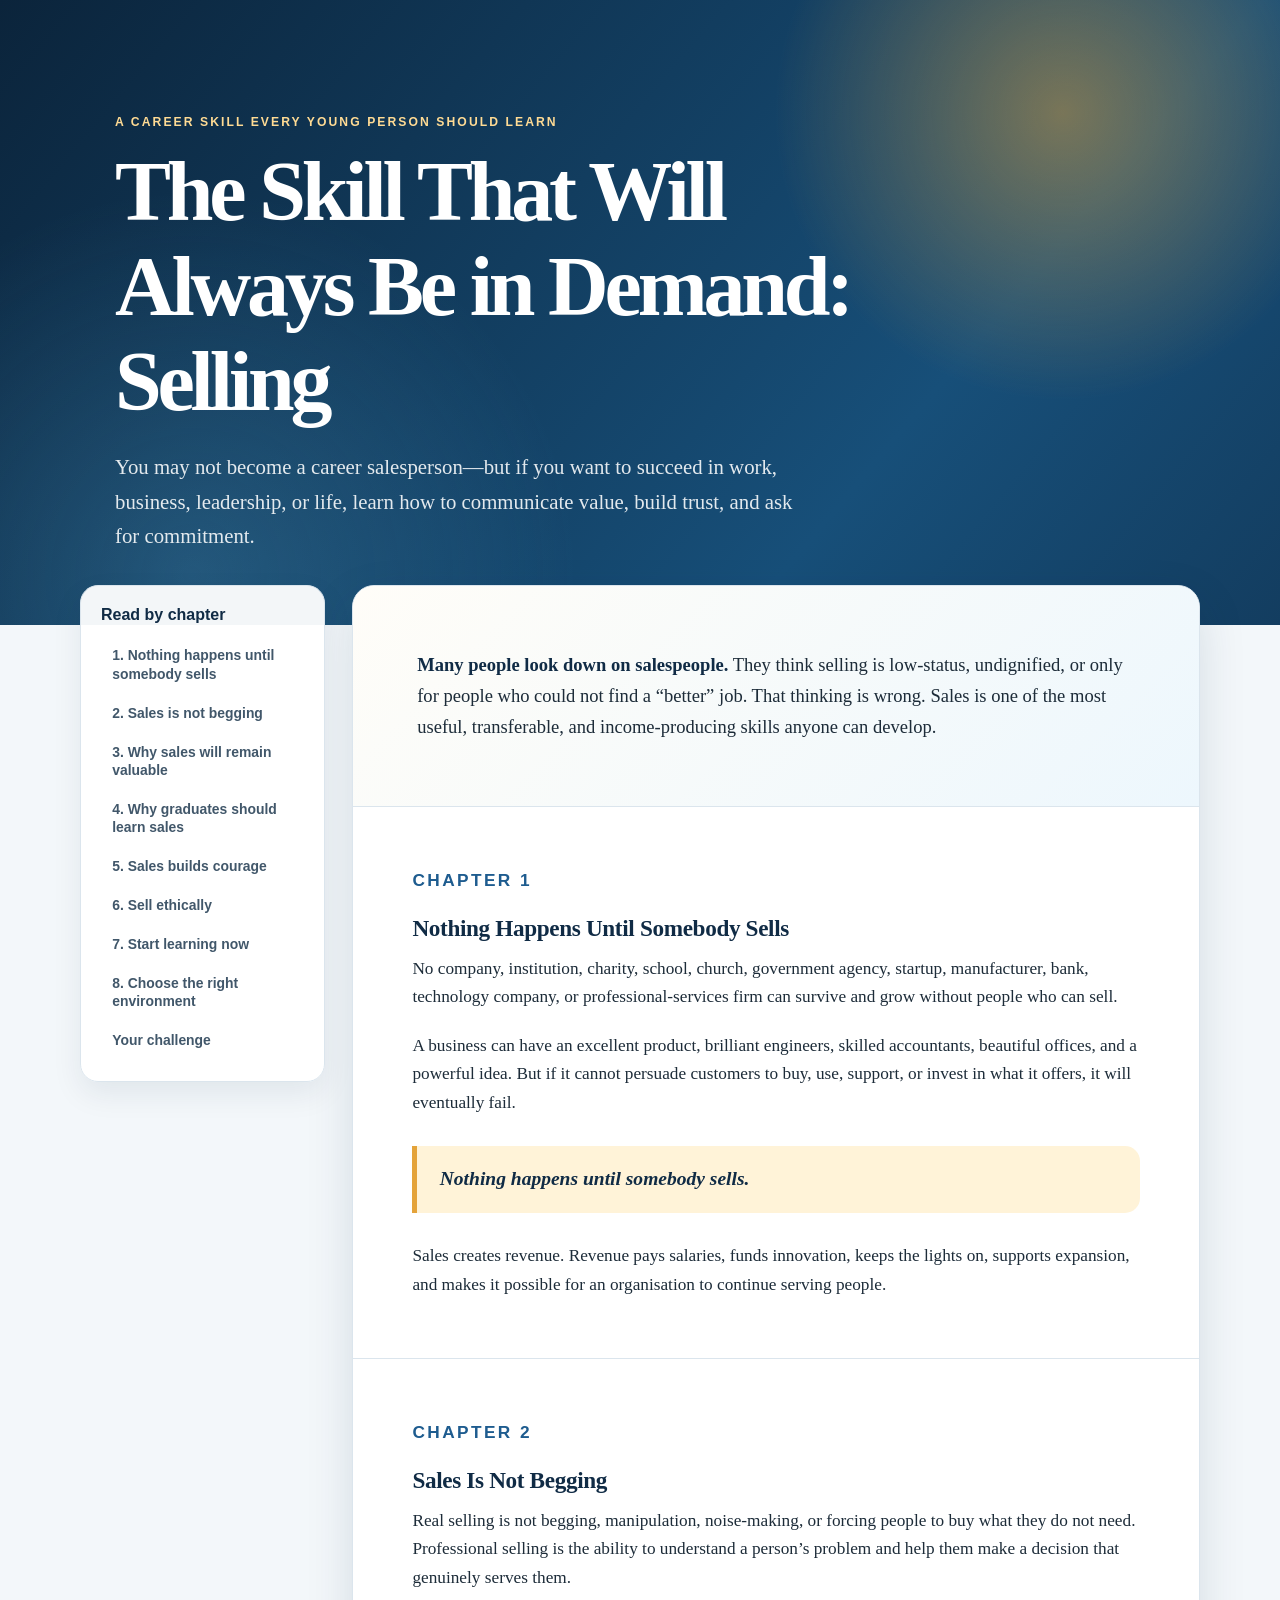
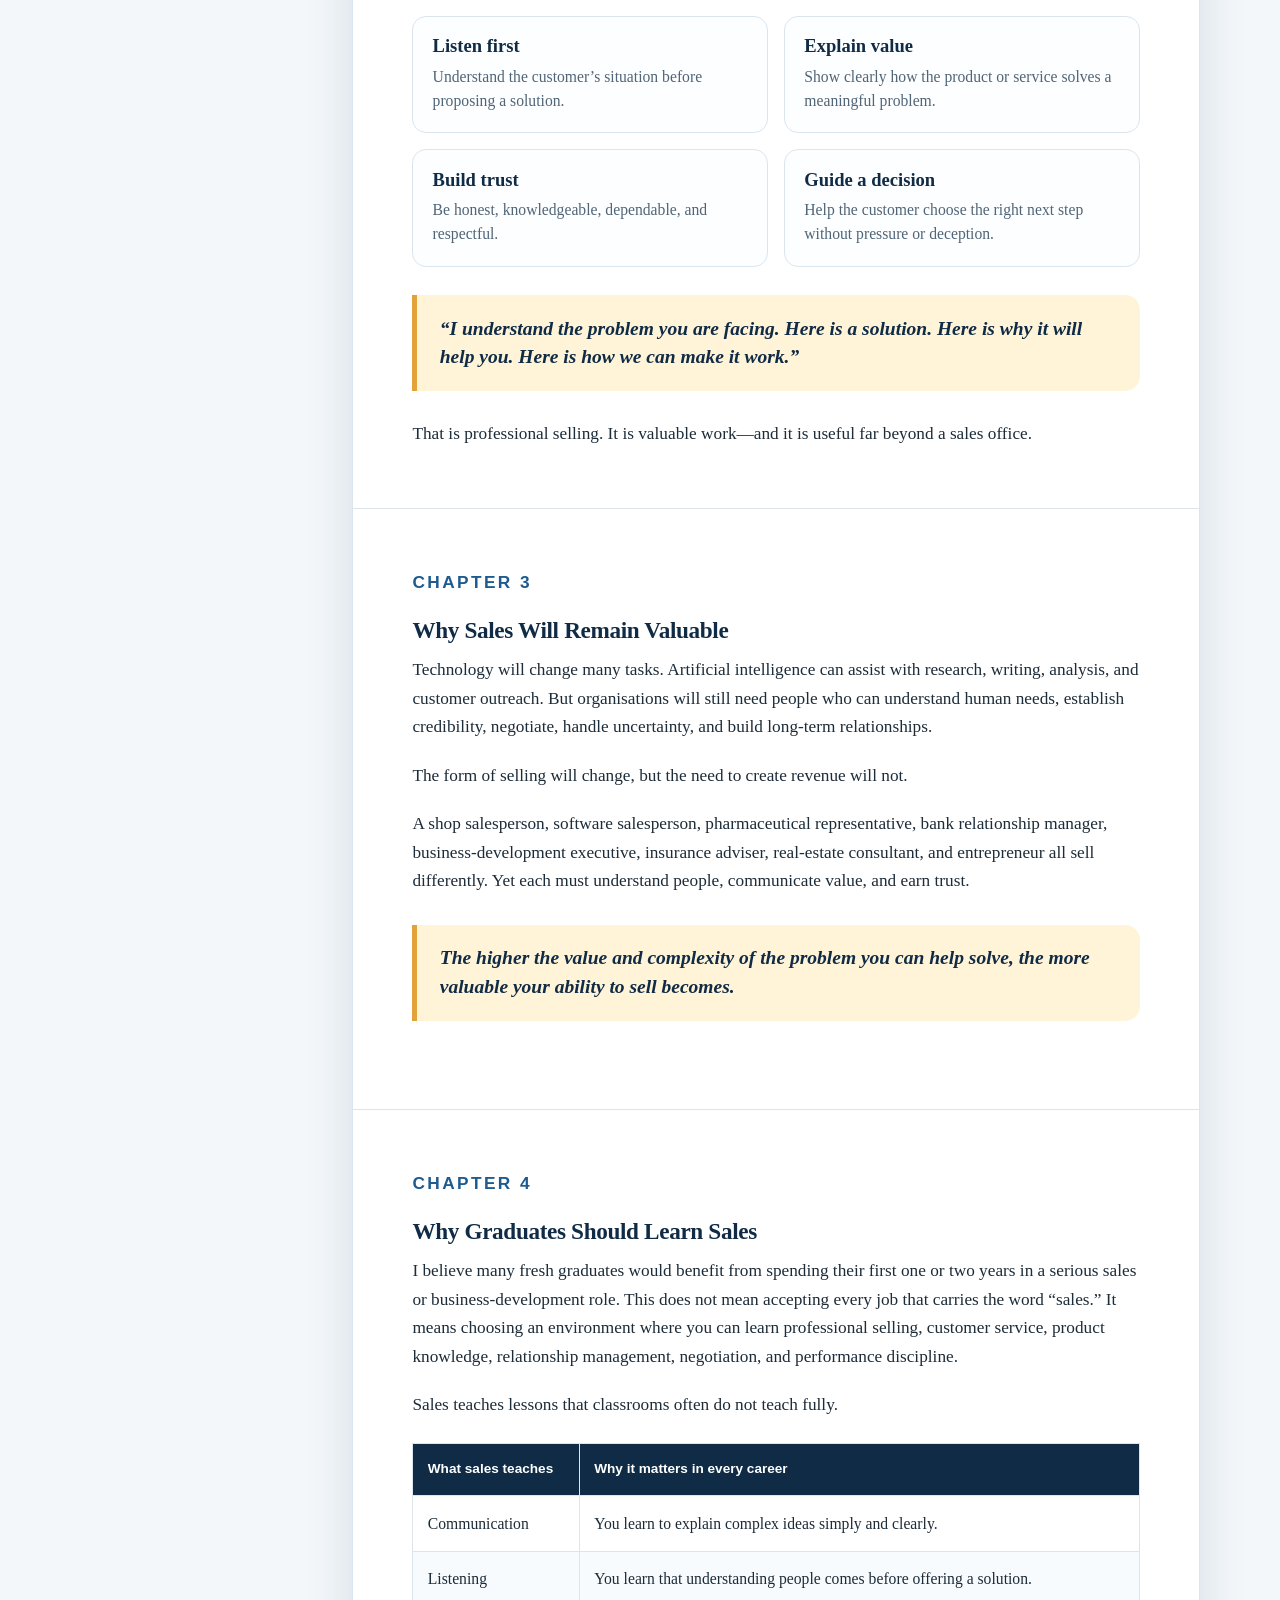
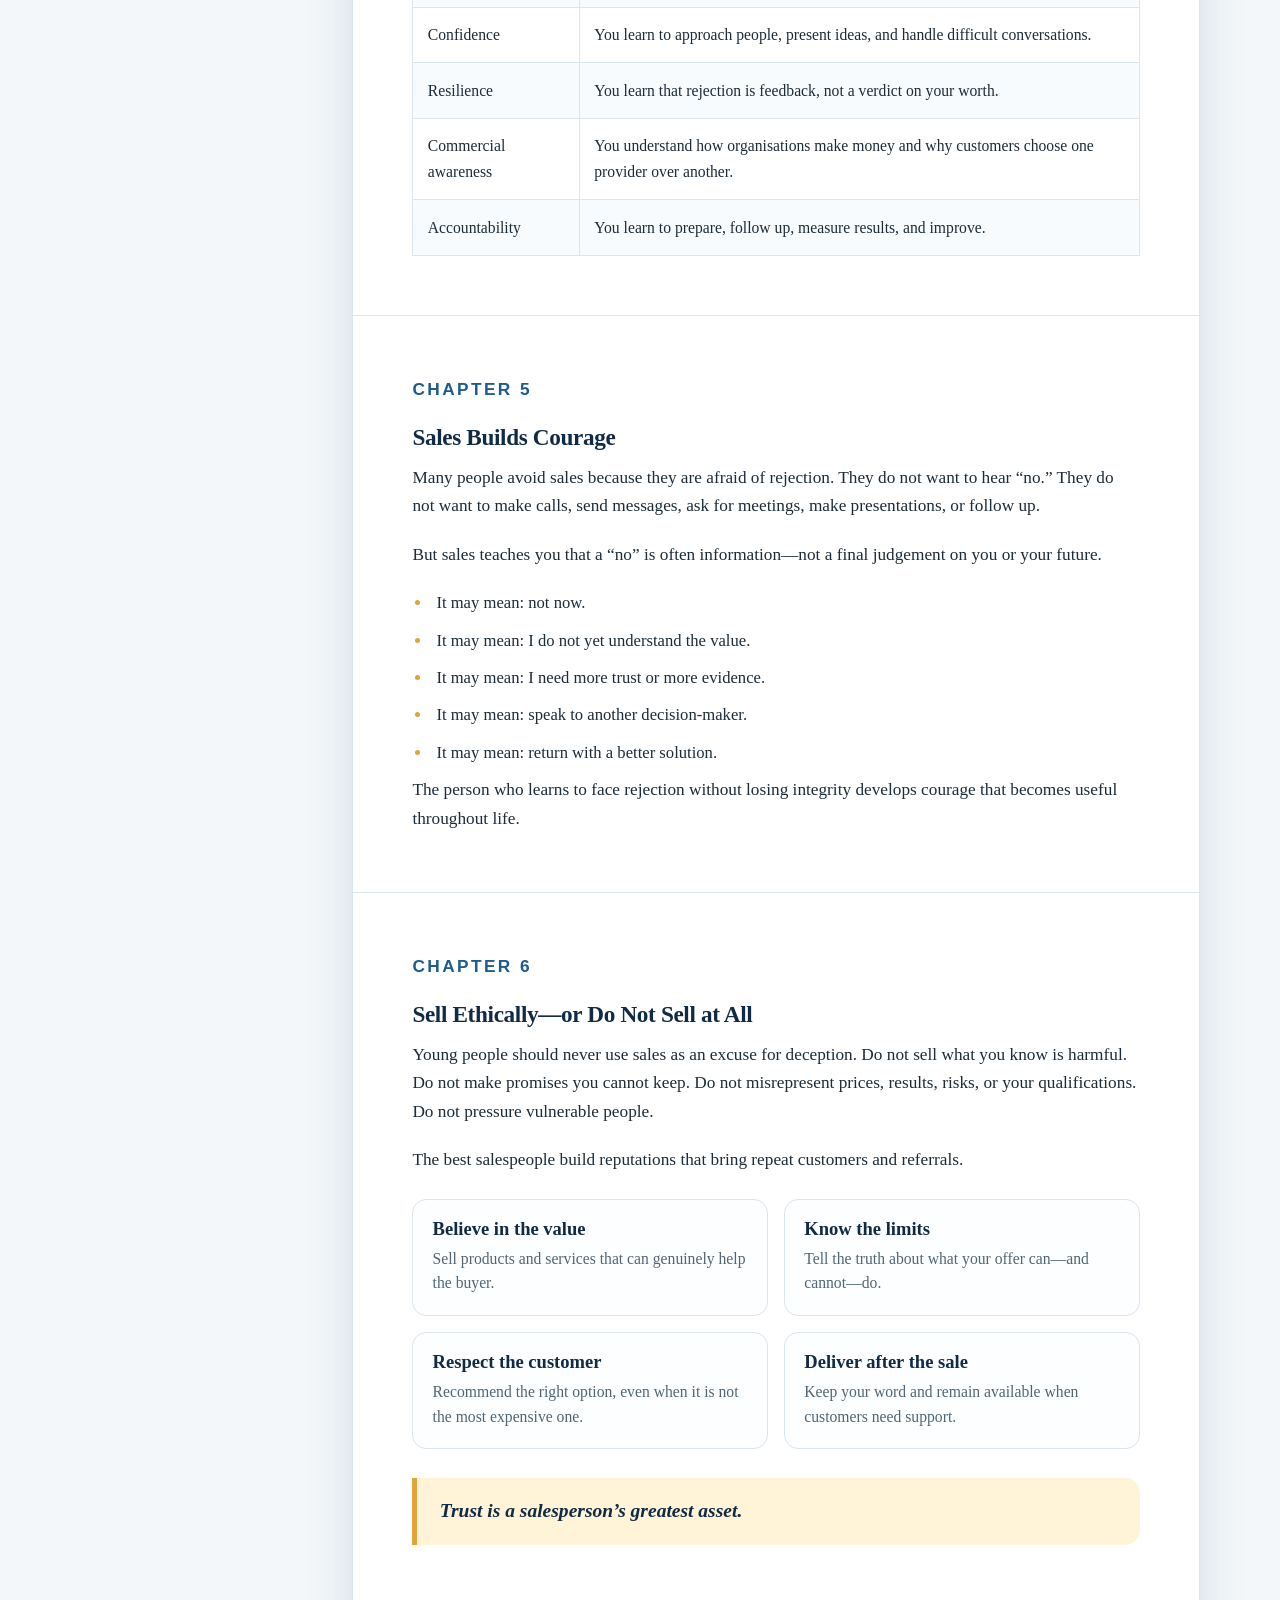
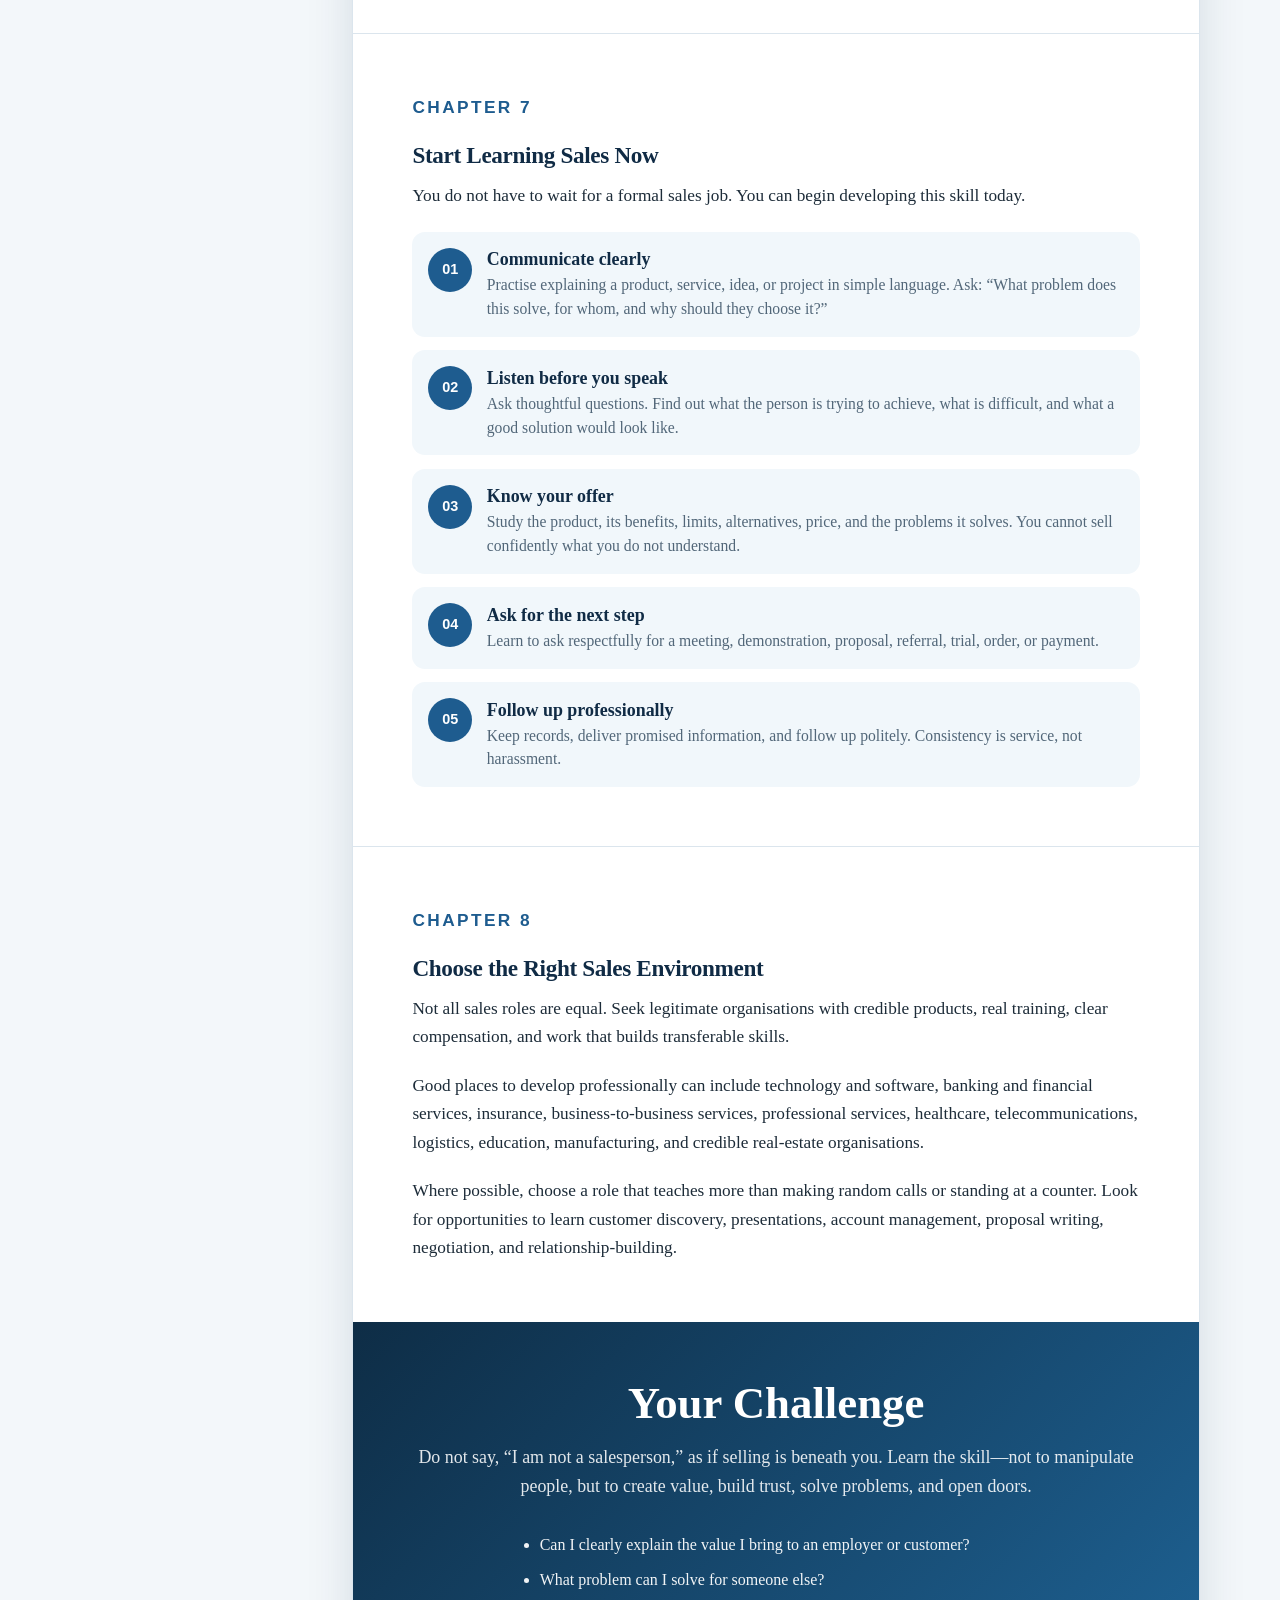
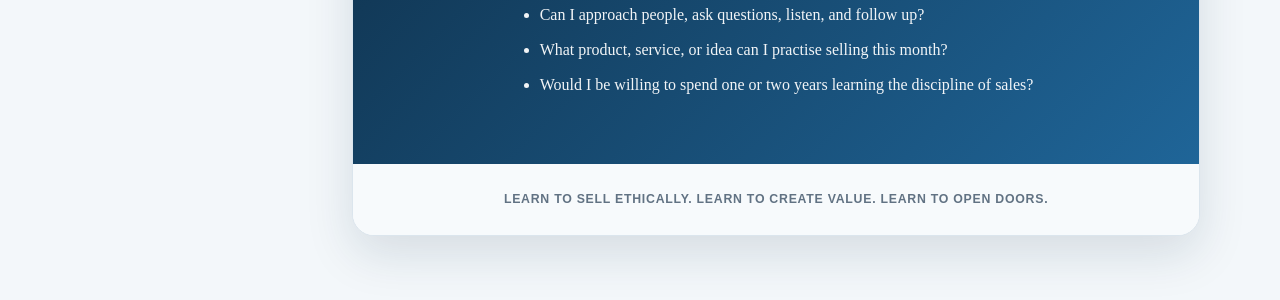
<file: sales-skill-career-guide.html>
<!doctype html>
<html lang="en">
<head>
  <meta charset="utf-8">
  <meta name="viewport" content="width=device-width, initial-scale=1">
  <meta name="description" content="The skill that will always be in demand: the ability to sell.">
  <title>The Skill That Will Always Be in Demand: Selling</title>
  <style>
    :root {
      --navy: #102b45;
      --blue: #1e5c8f;
      --sky: #eaf4fb;
      --gold: #e4a33a;
      --gold-pale: #fff3d8;
      --ink: #1d2c39;
      --muted: #617283;
      --paper: #ffffff;
      --line: #dbe5ed;
      --bg: #f3f7fa;
      --shadow: 0 18px 48px rgba(16, 43, 69, .13);
    }

    * { box-sizing: border-box; }
    html { scroll-behavior: smooth; }
    body {
      margin: 0;
      background: var(--bg);
      color: var(--ink);
      font-family: Georgia, "Times New Roman", serif;
      line-height: 1.65;
    }

    .hero {
      padding: clamp(3.5rem, 9vw, 7rem) 1.25rem 4.5rem;
      color: white;
      background:
        radial-gradient(circle at 83% 18%, rgba(228,163,58,.48), transparent 18rem),
        radial-gradient(circle at 15% 92%, rgba(89,173,218,.25), transparent 24rem),
        linear-gradient(130deg, #0b243b, #174f79 70%, #133d60);
    }

    .hero-inner { width: min(1050px, 100%); margin: 0 auto; }
    .eyebrow {
      margin: 0 0 .8rem;
      color: #ffdb94;
      font-family: Arial, sans-serif;
      font-size: .76rem;
      font-weight: 800;
      letter-spacing: .17em;
      text-transform: uppercase;
    }
    h1, h2, h3 { line-height: 1.13; }
    h1 {
      max-width: 830px;
      margin: 0;
      font-size: clamp(2.45rem, 7vw, 5.25rem);
      letter-spacing: -.05em;
    }
    .hero p:last-child {
      max-width: 680px;
      margin: 1.3rem 0 0;
      color: rgba(255,255,255,.88);
      font-size: clamp(1.08rem, 2.5vw, 1.3rem);
    }

    .layout {
      width: min(1120px, calc(100% - 2rem));
      margin: -2.5rem auto 4rem;
      display: grid;
      gap: 1.7rem;
      grid-template-columns: 245px minmax(0, 1fr);
      align-items: start;
    }

    .contents {
      position: sticky;
      top: 1.25rem;
      padding: 1.25rem;
      border: 1px solid var(--line);
      border-radius: 18px;
      background: rgba(255,255,255,.95);
      box-shadow: 0 12px 30px rgba(16,43,69,.08);
      font-family: Arial, sans-serif;
    }
    .contents h2 { margin: 0 0 .8rem; color: var(--navy); font-size: 1rem; }
    .contents a {
      display: block;
      margin: .15rem 0;
      padding: .58rem .7rem;
      color: #41576a;
      border-radius: 9px;
      font-size: .87rem;
      font-weight: 650;
      line-height: 1.3;
      text-decoration: none;
    }
    .contents a:hover { color: white; background: var(--blue); }

    main {
      overflow: hidden;
      border: 1px solid var(--line);
      border-radius: 22px;
      background: var(--paper);
      box-shadow: var(--shadow);
    }

    .opening {
      padding: clamp(1.8rem, 5vw, 4rem);
      border-bottom: 1px solid var(--line);
      background: linear-gradient(135deg, #fffdf8, #edf7fd);
    }
    .opening p { max-width: 720px; margin: 0; font-size: 1.16rem; }
    .opening strong { color: var(--navy); }

    .chapter { scroll-margin-top: 1.5rem; padding: clamp(1.7rem, 5vw, 3.7rem); }
    .chapter + .chapter { border-top: 1px solid var(--line); }
    .chapter-label {
      margin: 0 0 .6rem;
      color: var(--blue);
      font-family: Arial, sans-serif;
      font-size: .78rem;
      font-weight: 800;
      letter-spacing: .14em;
      text-transform: uppercase;
    }
    .chapter h2 {
      max-width: 760px;
      margin: 0 0 0.85rem;
      color: var(--navy);
      font-size: clamp(1.15rem, 2.2vw, 1.45rem);
      letter-spacing: -.015em;
    }
    .chapter p { max-width: 760px; margin: 0 0 1.25rem; font-size: 1.08rem; }
    .chapter p:last-child { margin-bottom: 0; }

    blockquote {
      max-width: 740px;
      margin: 1.8rem 0;
      padding: 1.2rem 1.4rem;
      color: var(--navy);
      border-left: 5px solid var(--gold);
      border-radius: 0 15px 15px 0;
      background: var(--gold-pale);
      font-size: 1.22rem;
      font-style: italic;
      font-weight: 700;
      line-height: 1.48;
    }

    .cards { display: grid; gap: 1rem; grid-template-columns: repeat(2, minmax(0, 1fr)); margin-top: 1.5rem; }
    .card {
      padding: 1.2rem;
      border: 1px solid var(--line);
      border-radius: 14px;
      background: #fcfeff;
    }
    .card h3 { margin: 0 0 .45rem; color: var(--navy); font-size: 1.16rem; }
    .card p { margin: 0; color: #516577; font-size: .98rem; line-height: 1.55; }

    .comparison { width: 100%; border-collapse: collapse; margin: 1.45rem 0 0; font-size: .98rem; }
    .comparison th, .comparison td { padding: .9rem; border: 1px solid var(--line); vertical-align: top; text-align: left; }
    .comparison th { color: white; background: var(--navy); font-family: Arial, sans-serif; font-size: .85rem; }
    .comparison tr:nth-child(even) td { background: #f8fbfd; }

    .list { max-width: 740px; margin: 1.15rem 0 0; padding-left: 1.25rem; }
    .list li { margin: .62rem 0; padding-left: .25rem; font-size: 1.04rem; }
    .list li::marker { color: var(--gold); font-weight: 800; }

    .steps { display: grid; gap: .85rem; margin-top: 1.35rem; }
    .step {
      display: grid;
      grid-template-columns: 44px 1fr;
      gap: .9rem;
      padding: 1rem;
      border-radius: 13px;
      background: #f1f7fb;
    }
    .number {
      display: grid;
      width: 44px;
      height: 44px;
      place-items: center;
      color: white;
      border-radius: 50%;
      background: var(--blue);
      font-family: Arial, sans-serif;
      font-size: .9rem;
      font-weight: 800;
    }
    .step h3 { margin: .1rem 0 .25rem; color: var(--navy); font-size: 1.12rem; }
    .step p { margin: 0; color: #526779; font-size: .98rem; line-height: 1.5; }

    .challenge {
      padding: clamp(1.7rem, 5vw, 3.5rem);
      color: white;
      background: linear-gradient(135deg, #0e2d46, #1f6598);
      text-align: center;
    }
    .challenge h2 { margin: 0 0 .9rem; font-size: clamp(1.9rem, 4vw, 2.8rem); }
    .challenge p { max-width: 720px; margin: 0 auto 1.3rem; color: rgba(255,255,255,.88); font-size: 1.12rem; }
    .challenge ul { display: inline-block; max-width: 680px; margin: 0; padding-left: 1.3rem; text-align: left; }
    .challenge li { margin: .55rem 0; color: rgba(255,255,255,.94); }

    footer {
      padding: 1.6rem;
      color: var(--muted);
      background: #f7fafc;
      font-family: Arial, sans-serif;
      font-size: .77rem;
      font-weight: 700;
      letter-spacing: .06em;
      text-align: center;
      text-transform: uppercase;
    }

    @media (max-width: 850px) {
      .layout { grid-template-columns: 1fr; }
      .contents { position: relative; top: auto; display: flex; gap: .15rem; overflow-x: auto; white-space: nowrap; }
      .contents h2 { display: none; }
      .contents a { flex: 0 0 auto; }
    }
    @media (max-width: 600px) {
      .layout { width: min(100% - 1rem, 1120px); margin-top: -1.25rem; }
      main { border-radius: 17px; }
      .cards { grid-template-columns: 1fr; }
      .comparison { font-size: .9rem; }
      .comparison th, .comparison td { padding: .68rem; }
    }
  </style>
</head>
<body>
  <header class="hero">
    <div class="hero-inner">
      <p class="eyebrow">A Career Skill Every Young Person Should Learn</p>
      <h1>The Skill That Will Always Be in Demand: Selling</h1>
      <p>You may not become a career salesperson—but if you want to succeed in work, business, leadership, or life, learn how to communicate value, build trust, and ask for commitment.</p>
    </div>
  </header>

  <div class="layout">
    <nav class="contents" aria-label="Chapters">
      <h2>Read by chapter</h2>
      <a href="#chapter-1">1. Nothing happens until somebody sells</a>
      <a href="#chapter-2">2. Sales is not begging</a>
      <a href="#chapter-3">3. Why sales will remain valuable</a>
      <a href="#chapter-4">4. Why graduates should learn sales</a>
      <a href="#chapter-5">5. Sales builds courage</a>
      <a href="#chapter-6">6. Sell ethically</a>
      <a href="#chapter-7">7. Start learning now</a>
      <a href="#chapter-8">8. Choose the right environment</a>
      <a href="#challenge">Your challenge</a>
    </nav>

    <main>
      <section class="opening">
        <p><strong>Many people look down on salespeople.</strong> They think selling is low-status, undignified, or only for people who could not find a “better” job. That thinking is wrong. Sales is one of the most useful, transferable, and income-producing skills anyone can develop.</p>
      </section>

      <section class="chapter" id="chapter-1">
        <p class="chapter-label">Chapter 1</p>
        <h2>Nothing Happens Until Somebody Sells</h2>
        <p>No company, institution, charity, school, church, government agency, startup, manufacturer, bank, technology company, or professional-services firm can survive and grow without people who can sell.</p>
        <p>A business can have an excellent product, brilliant engineers, skilled accountants, beautiful offices, and a powerful idea. But if it cannot persuade customers to buy, use, support, or invest in what it offers, it will eventually fail.</p>
        <blockquote>Nothing happens until somebody sells.</blockquote>
        <p>Sales creates revenue. Revenue pays salaries, funds innovation, keeps the lights on, supports expansion, and makes it possible for an organisation to continue serving people.</p>
      </section>

      <section class="chapter" id="chapter-2">
        <p class="chapter-label">Chapter 2</p>
        <h2>Sales Is Not Begging</h2>
        <p>Real selling is not begging, manipulation, noise-making, or forcing people to buy what they do not need. Professional selling is the ability to understand a person’s problem and help them make a decision that genuinely serves them.</p>
        <div class="cards">
          <div class="card"><h3>Listen first</h3><p>Understand the customer’s situation before proposing a solution.</p></div>
          <div class="card"><h3>Explain value</h3><p>Show clearly how the product or service solves a meaningful problem.</p></div>
          <div class="card"><h3>Build trust</h3><p>Be honest, knowledgeable, dependable, and respectful.</p></div>
          <div class="card"><h3>Guide a decision</h3><p>Help the customer choose the right next step without pressure or deception.</p></div>
        </div>
        <blockquote>“I understand the problem you are facing. Here is a solution. Here is why it will help you. Here is how we can make it work.”</blockquote>
        <p>That is professional selling. It is valuable work—and it is useful far beyond a sales office.</p>
      </section>

      <section class="chapter" id="chapter-3">
        <p class="chapter-label">Chapter 3</p>
        <h2>Why Sales Will Remain Valuable</h2>
        <p>Technology will change many tasks. Artificial intelligence can assist with research, writing, analysis, and customer outreach. But organisations will still need people who can understand human needs, establish credibility, negotiate, handle uncertainty, and build long-term relationships.</p>
        <p>The form of selling will change, but the need to create revenue will not.</p>
        <p>A shop salesperson, software salesperson, pharmaceutical representative, bank relationship manager, business-development executive, insurance adviser, real-estate consultant, and entrepreneur all sell differently. Yet each must understand people, communicate value, and earn trust.</p>
        <blockquote>The higher the value and complexity of the problem you can help solve, the more valuable your ability to sell becomes.</blockquote>
      </section>

      <section class="chapter" id="chapter-4">
        <p class="chapter-label">Chapter 4</p>
        <h2>Why Graduates Should Learn Sales</h2>
        <p>I believe many fresh graduates would benefit from spending their first one or two years in a serious sales or business-development role. This does not mean accepting every job that carries the word “sales.” It means choosing an environment where you can learn professional selling, customer service, product knowledge, relationship management, negotiation, and performance discipline.</p>
        <p>Sales teaches lessons that classrooms often do not teach fully.</p>
        <table class="comparison">
          <thead><tr><th>What sales teaches</th><th>Why it matters in every career</th></tr></thead>
          <tbody>
            <tr><td>Communication</td><td>You learn to explain complex ideas simply and clearly.</td></tr>
            <tr><td>Listening</td><td>You learn that understanding people comes before offering a solution.</td></tr>
            <tr><td>Confidence</td><td>You learn to approach people, present ideas, and handle difficult conversations.</td></tr>
            <tr><td>Resilience</td><td>You learn that rejection is feedback, not a verdict on your worth.</td></tr>
            <tr><td>Commercial awareness</td><td>You understand how organisations make money and why customers choose one provider over another.</td></tr>
            <tr><td>Accountability</td><td>You learn to prepare, follow up, measure results, and improve.</td></tr>
          </tbody>
        </table>
      </section>

      <section class="chapter" id="chapter-5">
        <p class="chapter-label">Chapter 5</p>
        <h2>Sales Builds Courage</h2>
        <p>Many people avoid sales because they are afraid of rejection. They do not want to hear “no.” They do not want to make calls, send messages, ask for meetings, make presentations, or follow up.</p>
        <p>But sales teaches you that a “no” is often information—not a final judgement on you or your future.</p>
        <ul class="list">
          <li>It may mean: not now.</li>
          <li>It may mean: I do not yet understand the value.</li>
          <li>It may mean: I need more trust or more evidence.</li>
          <li>It may mean: speak to another decision-maker.</li>
          <li>It may mean: return with a better solution.</li>
        </ul>
        <p>The person who learns to face rejection without losing integrity develops courage that becomes useful throughout life.</p>
      </section>

      <section class="chapter" id="chapter-6">
        <p class="chapter-label">Chapter 6</p>
        <h2>Sell Ethically—or Do Not Sell at All</h2>
        <p>Young people should never use sales as an excuse for deception. Do not sell what you know is harmful. Do not make promises you cannot keep. Do not misrepresent prices, results, risks, or your qualifications. Do not pressure vulnerable people.</p>
        <p>The best salespeople build reputations that bring repeat customers and referrals.</p>
        <div class="cards">
          <div class="card"><h3>Believe in the value</h3><p>Sell products and services that can genuinely help the buyer.</p></div>
          <div class="card"><h3>Know the limits</h3><p>Tell the truth about what your offer can—and cannot—do.</p></div>
          <div class="card"><h3>Respect the customer</h3><p>Recommend the right option, even when it is not the most expensive one.</p></div>
          <div class="card"><h3>Deliver after the sale</h3><p>Keep your word and remain available when customers need support.</p></div>
        </div>
        <blockquote>Trust is a salesperson’s greatest asset.</blockquote>
      </section>

      <section class="chapter" id="chapter-7">
        <p class="chapter-label">Chapter 7</p>
        <h2>Start Learning Sales Now</h2>
        <p>You do not have to wait for a formal sales job. You can begin developing this skill today.</p>
        <div class="steps">
          <div class="step"><div class="number">01</div><div><h3>Communicate clearly</h3><p>Practise explaining a product, service, idea, or project in simple language. Ask: “What problem does this solve, for whom, and why should they choose it?”</p></div></div>
          <div class="step"><div class="number">02</div><div><h3>Listen before you speak</h3><p>Ask thoughtful questions. Find out what the person is trying to achieve, what is difficult, and what a good solution would look like.</p></div></div>
          <div class="step"><div class="number">03</div><div><h3>Know your offer</h3><p>Study the product, its benefits, limits, alternatives, price, and the problems it solves. You cannot sell confidently what you do not understand.</p></div></div>
          <div class="step"><div class="number">04</div><div><h3>Ask for the next step</h3><p>Learn to ask respectfully for a meeting, demonstration, proposal, referral, trial, order, or payment.</p></div></div>
          <div class="step"><div class="number">05</div><div><h3>Follow up professionally</h3><p>Keep records, deliver promised information, and follow up politely. Consistency is service, not harassment.</p></div></div>
        </div>
      </section>

      <section class="chapter" id="chapter-8">
        <p class="chapter-label">Chapter 8</p>
        <h2>Choose the Right Sales Environment</h2>
        <p>Not all sales roles are equal. Seek legitimate organisations with credible products, real training, clear compensation, and work that builds transferable skills.</p>
        <p>Good places to develop professionally can include technology and software, banking and financial services, insurance, business-to-business services, professional services, healthcare, telecommunications, logistics, education, manufacturing, and credible real-estate organisations.</p>
        <p>Where possible, choose a role that teaches more than making random calls or standing at a counter. Look for opportunities to learn customer discovery, presentations, account management, proposal writing, negotiation, and relationship-building.</p>
      </section>

      <section class="challenge" id="challenge">
        <h2>Your Challenge</h2>
        <p>Do not say, “I am not a salesperson,” as if selling is beneath you. Learn the skill—not to manipulate people, but to create value, build trust, solve problems, and open doors.</p>
        <ul>
          <li>Can I clearly explain the value I bring to an employer or customer?</li>
          <li>What problem can I solve for someone else?</li>
          <li>Can I approach people, ask questions, listen, and follow up?</li>
          <li>What product, service, or idea can I practise selling this month?</li>
          <li>Would I be willing to spend one or two years learning the discipline of sales?</li>
        </ul>
      </section>

      <footer>Learn to sell ethically. Learn to create value. Learn to open doors.</footer>
    </main>
  </div>
</body>
</html>
</file>
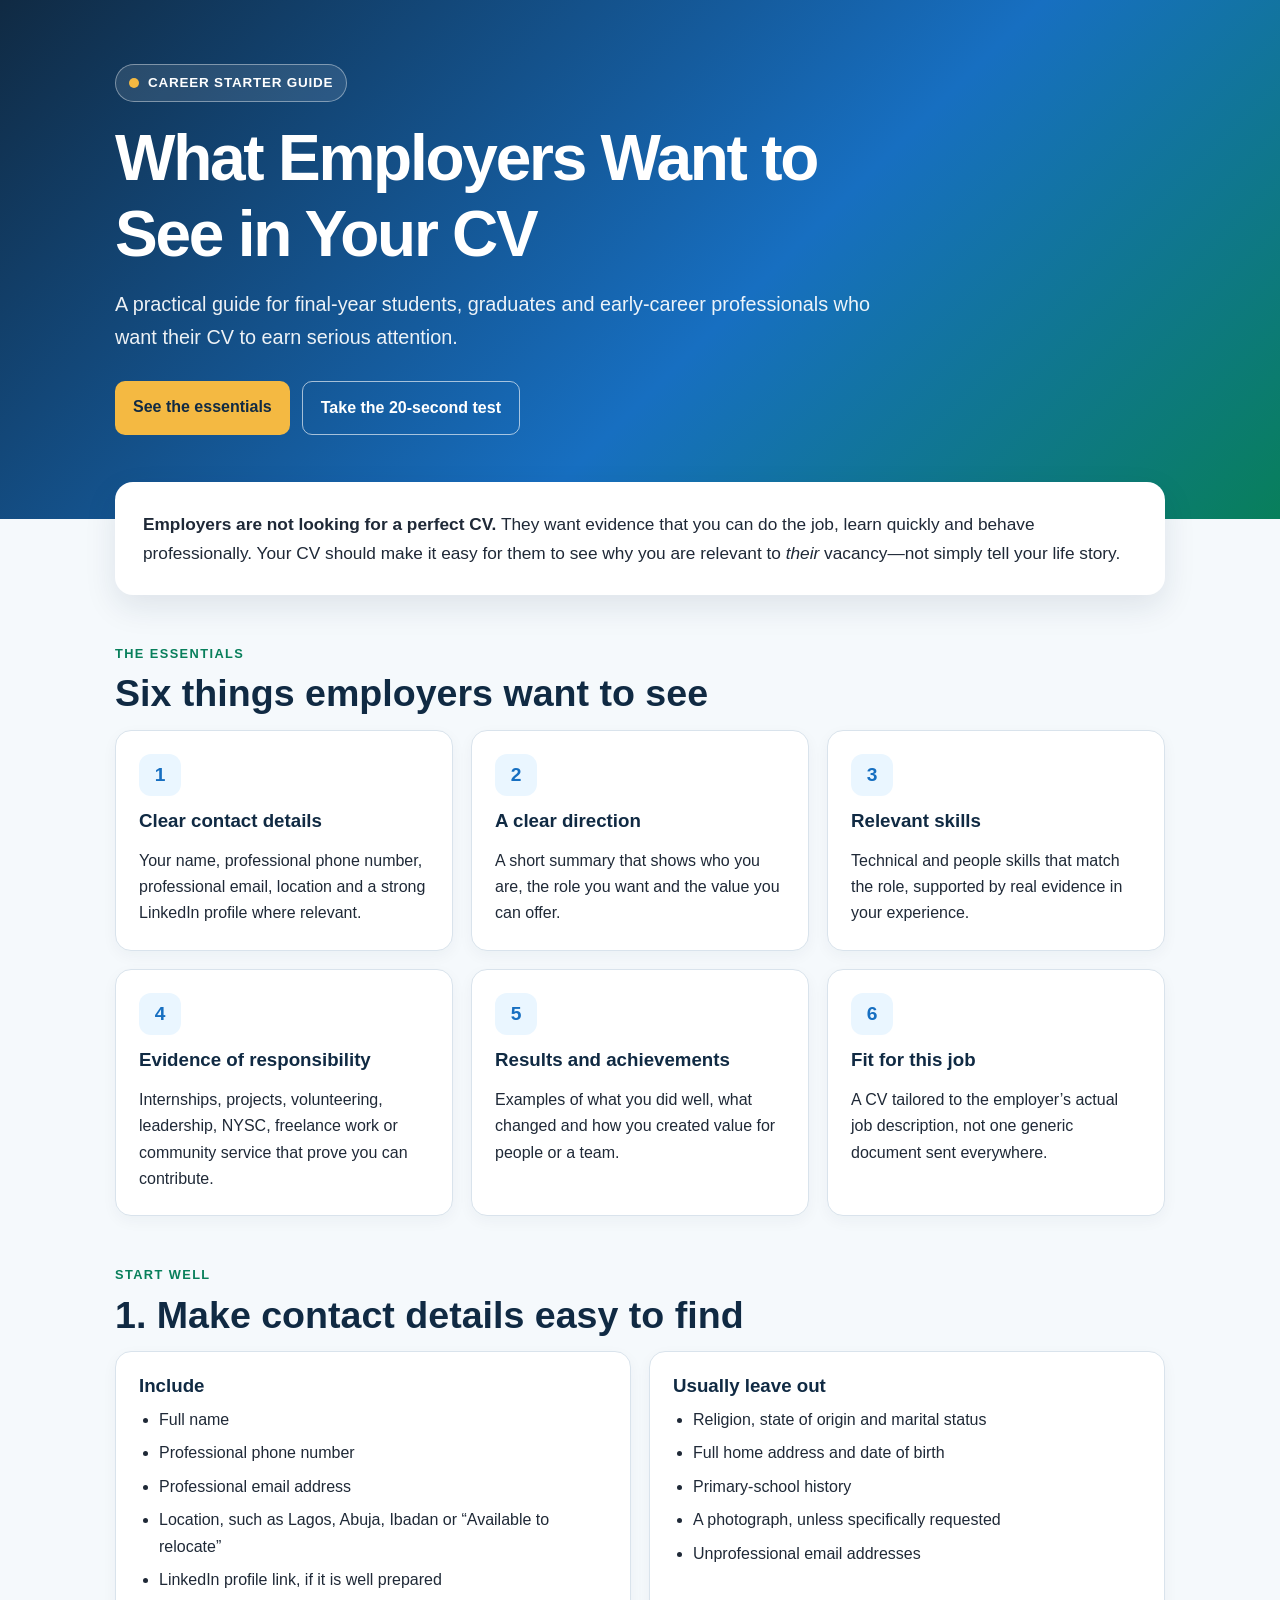
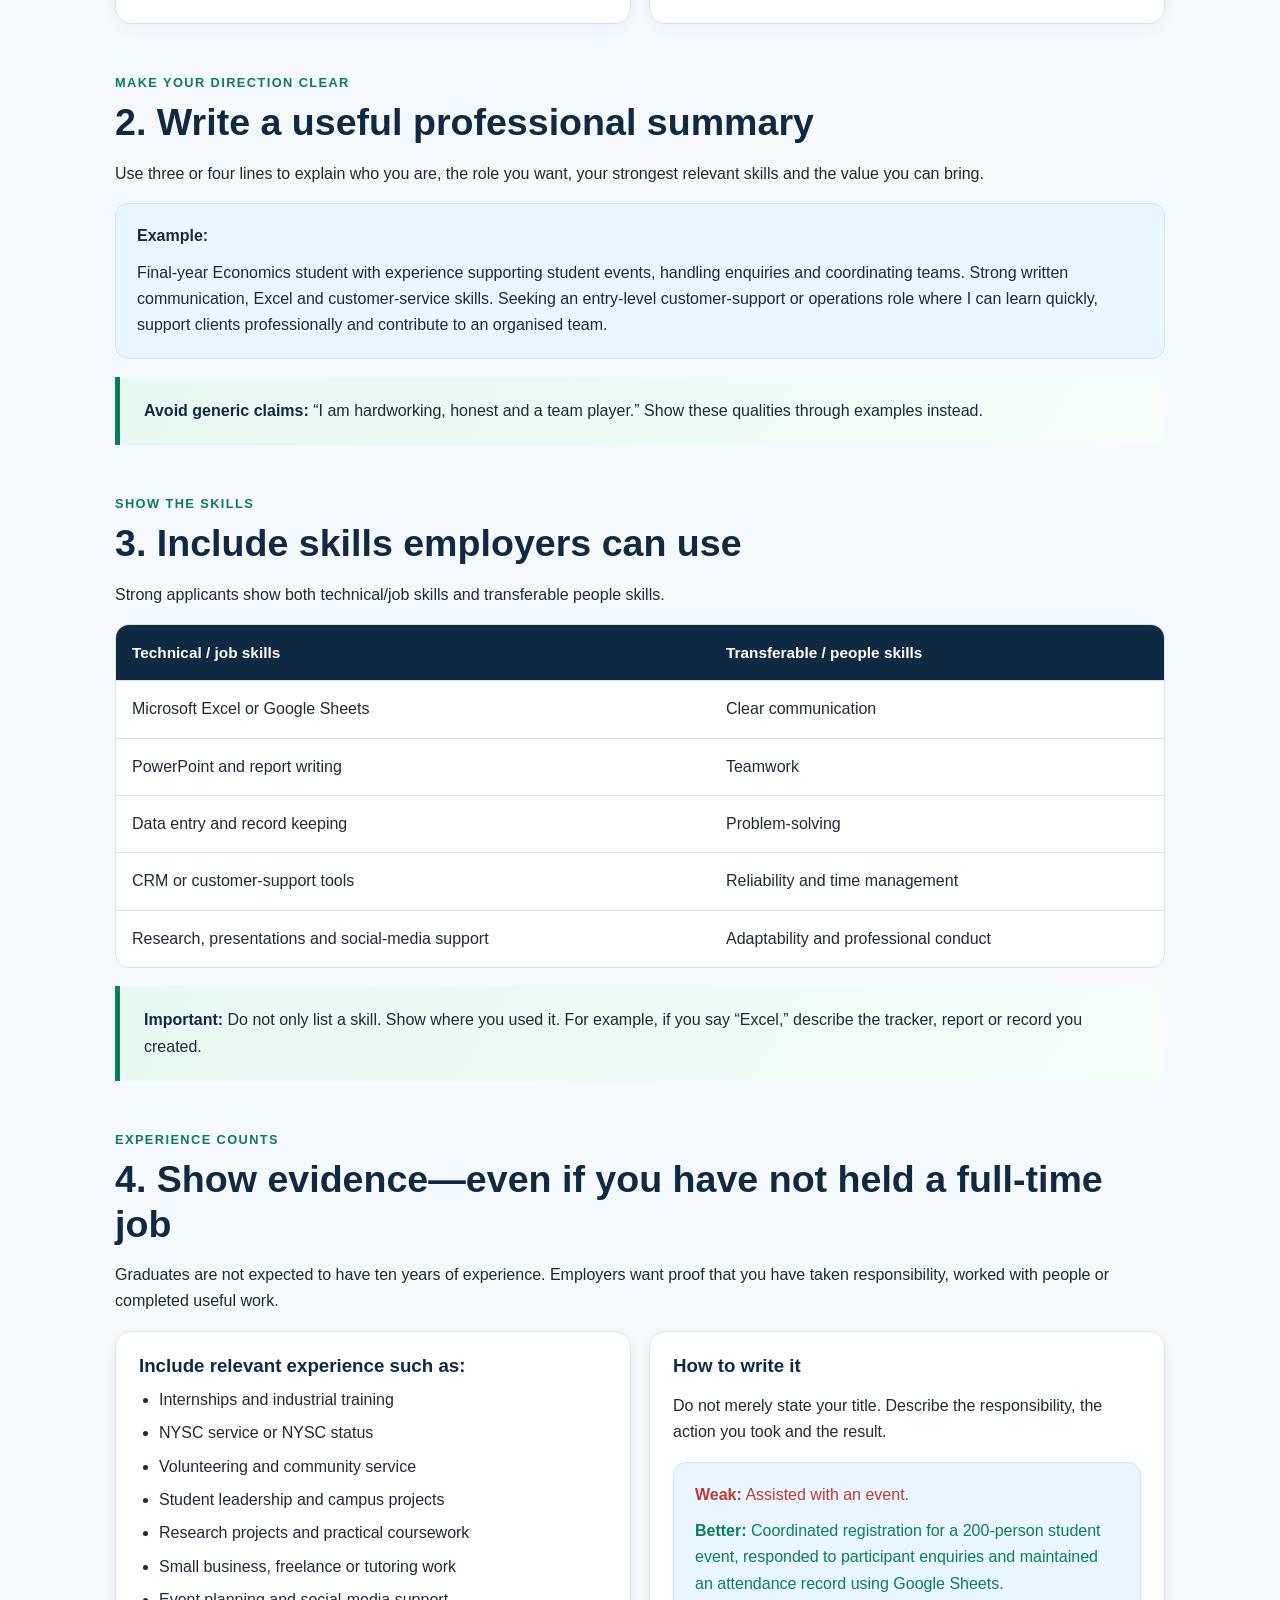
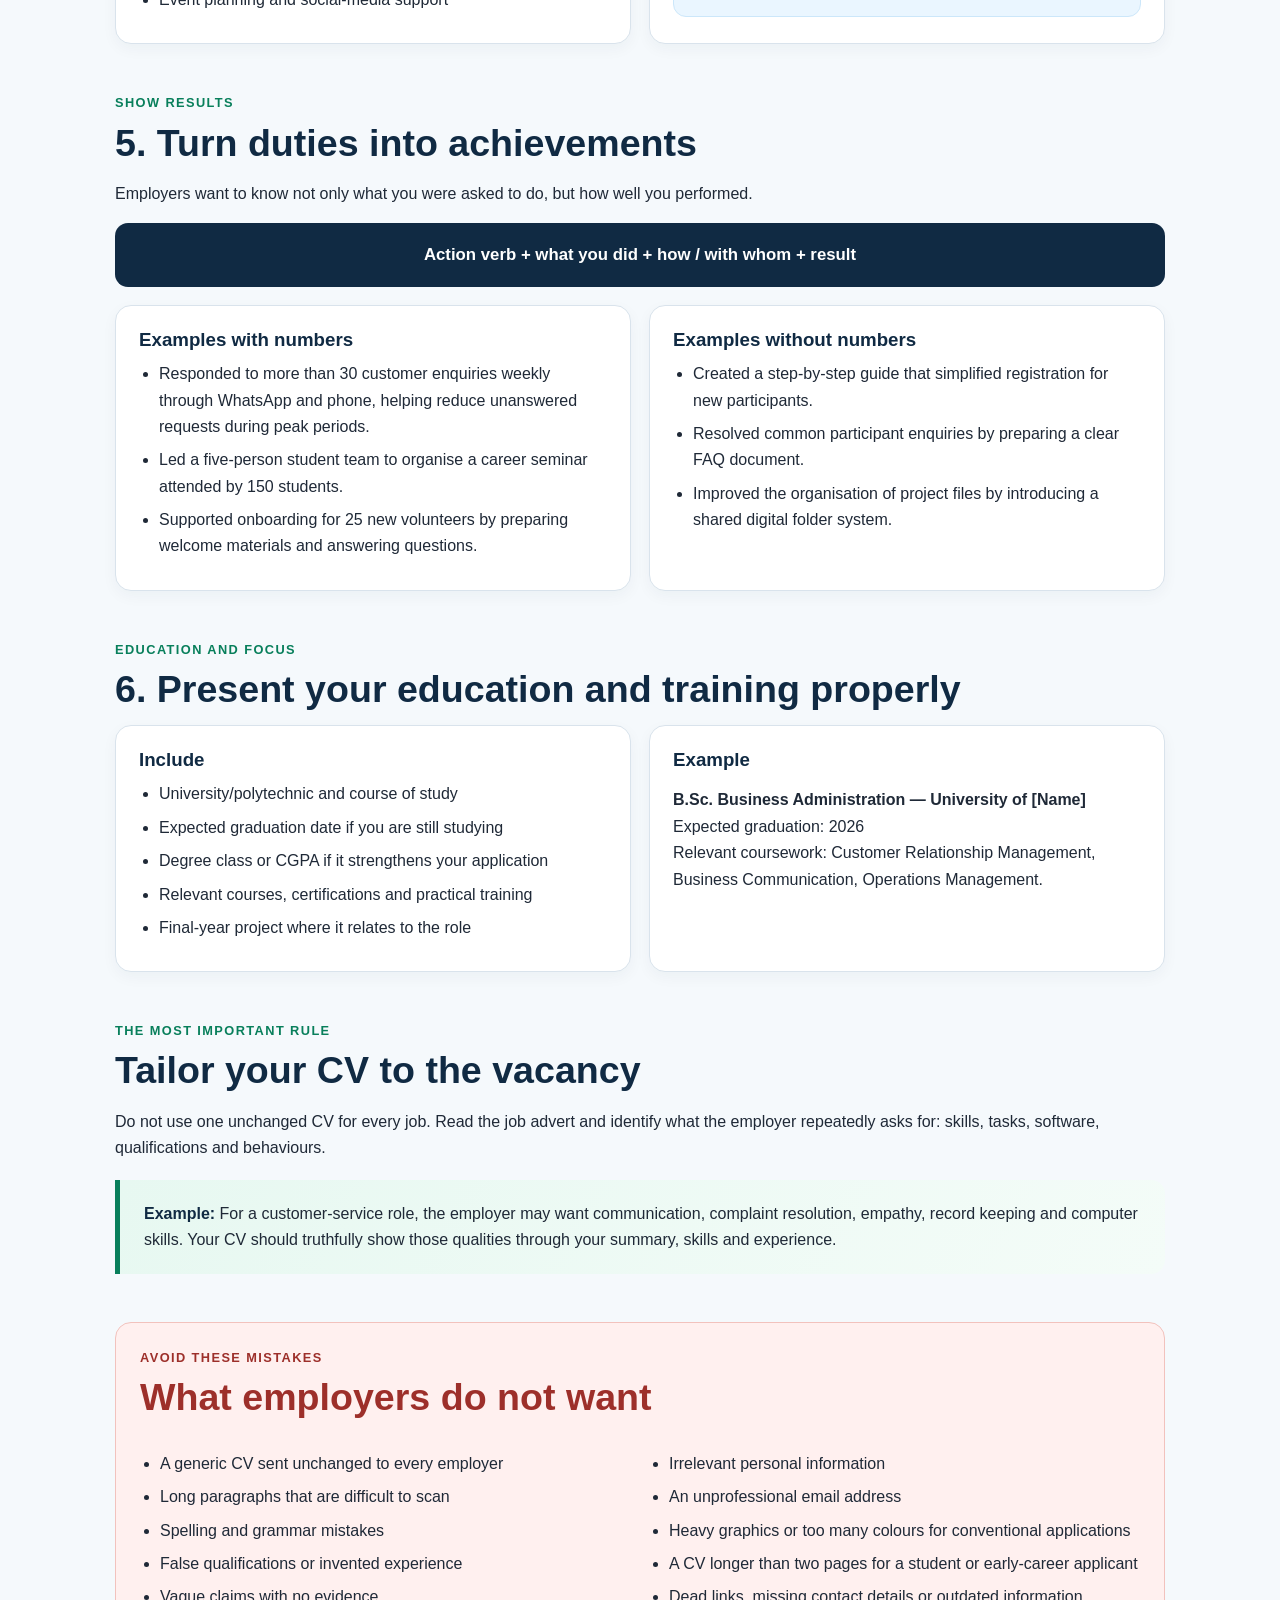
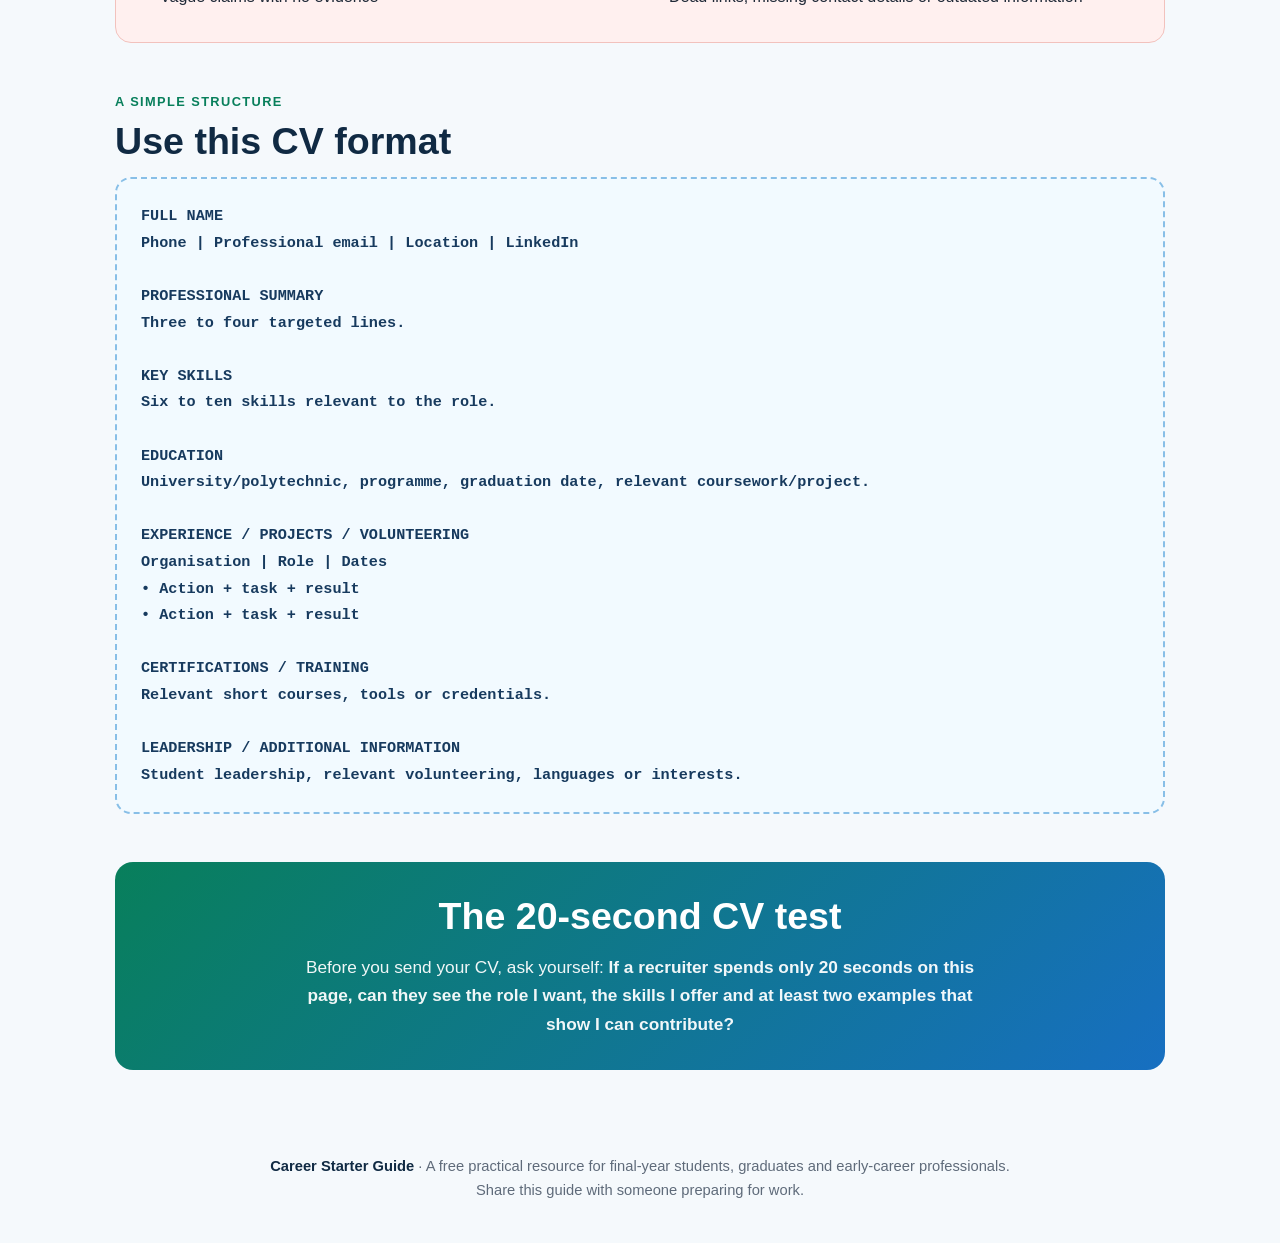
<file: what-employers-want-in-your-cv.html>
<!DOCTYPE html>
<html lang="en">
<head>
  <meta charset="UTF-8" />
  <meta name="viewport" content="width=device-width, initial-scale=1.0" />
  <meta name="description" content="A practical guide for students and graduates on what employers want to see in a CV." />
  <title>What Employers Want to See in Your CV | Career Starter Guide</title>
  <style>
    :root {
      --navy: #102a43;
      --blue: #176fc1;
      --sky: #eaf6ff;
      --green: #087f5b;
      --mint: #e7f8f1;
      --gold: #f4b942;
      --cream: #fff8e8;
      --red: #bd3b35;
      --rose: #fff0ef;
      --ink: #1f2937;
      --muted: #5f6b7a;
      --line: #d9e3ec;
      --white: #ffffff;
      --shadow: 0 12px 32px rgba(16, 42, 67, 0.10);
    }
    * { box-sizing: border-box; }
    html { scroll-behavior: smooth; }
    body {
      margin: 0;
      background: #f5f9fc;
      color: var(--ink);
      font-family: Arial, Helvetica, sans-serif;
      line-height: 1.65;
    }
    .container { width: min(1050px, 100%); margin: 0 auto; }
    .hero {
      color: var(--white);
      background: linear-gradient(135deg, #102a43 0%, #176fc1 58%, #087f5b 100%);
      padding: 64px 20px 84px;
    }
    .brand {
      display: inline-flex;
      align-items: center;
      gap: 9px;
      padding: 7px 13px;
      border: 1px solid rgba(255,255,255,.4);
      border-radius: 999px;
      background: rgba(255,255,255,.10);
      font-size: .84rem;
      font-weight: 800;
      letter-spacing: .06em;
      text-transform: uppercase;
    }
    .brand-dot { width: 10px; height: 10px; border-radius: 50%; background: var(--gold); }
    h1, h2, h3 { line-height: 1.18; }
    h1 { max-width: 790px; margin: 19px 0 16px; font-size: clamp(2.25rem, 5vw, 4.4rem); letter-spacing: -.035em; }
    .hero p { max-width: 760px; margin: 0; color: rgba(255,255,255,.92); font-size: clamp(1.04rem, 2vw, 1.24rem); }
    .hero-actions { display: flex; flex-wrap: wrap; gap: 12px; margin-top: 27px; }
    .button { display: inline-block; border-radius: 10px; padding: 13px 18px; font-weight: 800; text-decoration: none; transition: .2s ease; }
    .button:hover { transform: translateY(-2px); box-shadow: 0 8px 20px rgba(0,0,0,.15); }
    .button-primary { color: var(--navy); background: var(--gold); }
    .button-secondary { color: var(--white); border: 1px solid rgba(255,255,255,.62); }
    main { padding: 0 20px 56px; }
    .lead {
      position: relative;
      margin-top: -37px;
      padding: 28px;
      border-radius: 18px;
      background: var(--white);
      box-shadow: var(--shadow);
    }
    .lead p { margin: 0; font-size: 1.08rem; }
    section { margin-top: 48px; }
    .eyebrow { margin-bottom: 7px; color: var(--green); font-size: .8rem; font-weight: 800; letter-spacing: .11em; text-transform: uppercase; }
    h2 { margin: 0 0 14px; color: var(--navy); font-size: clamp(1.65rem, 3vw, 2.35rem); }
    h3 { margin: 0 0 9px; color: var(--navy); font-size: 1.17rem; }
    .grid { display: grid; gap: 18px; }
    .grid-2 { grid-template-columns: repeat(2, minmax(0, 1fr)); }
    .grid-3 { grid-template-columns: repeat(3, minmax(0, 1fr)); }
    .card { padding: 23px; border: 1px solid var(--line); border-radius: 16px; background: var(--white); box-shadow: 0 5px 15px rgba(16,42,67,.045); }
    .card p:last-child, .card ul:last-child { margin-bottom: 0; }
    .icon { display: grid; place-items: center; width: 42px; height: 42px; margin-bottom: 14px; border-radius: 12px; background: var(--sky); color: var(--blue); font-weight: 800; font-size: 1.2rem; }
    ul { margin: 10px 0 0; padding-left: 20px; }
    li { margin: 7px 0; }
    .highlight { margin-top: 18px; padding: 21px 24px; border-left: 5px solid var(--green); border-radius: 0 14px 14px 0; background: linear-gradient(120deg, var(--mint), #f4fcf8); }
    .highlight strong { color: var(--navy); }
    .formula { margin-top: 16px; padding: 18px; border-radius: 13px; background: var(--navy); color: var(--white); font-weight: 800; text-align: center; font-size: 1.05rem; }
    .example { margin-top: 15px; padding: 19px 21px; border-radius: 13px; background: var(--sky); border: 1px solid #cce7fa; }
    .example p { margin: 0 0 10px; }
    .example p:last-child { margin-bottom: 0; }
    .before { color: var(--red); }
    .after { color: var(--green); }
    .skill-table { width: 100%; border-collapse: separate; border-spacing: 0; overflow: hidden; border: 1px solid var(--line); border-radius: 14px; background: var(--white); }
    .skill-table th, .skill-table td { padding: 15px 16px; border-bottom: 1px solid var(--line); text-align: left; vertical-align: top; }
    .skill-table th { background: var(--navy); color: var(--white); font-size: .96rem; }
    .skill-table tr:last-child td { border-bottom: 0; }
    .timeline { display: grid; gap: 12px; margin-top: 20px; }
    .step { display: grid; grid-template-columns: 46px 1fr; gap: 15px; align-items: start; padding: 18px; border: 1px solid var(--line); border-radius: 14px; background: var(--white); }
    .step-number { display: grid; place-items: center; width: 38px; height: 38px; border-radius: 50%; background: var(--blue); color: var(--white); font-weight: 800; }
    .step p { margin: 5px 0 0; color: var(--muted); }
    .avoid { padding: 24px; border: 1px solid #f2c2bd; border-radius: 16px; background: var(--rose); }
    .avoid h2, .avoid h3 { color: #9d2f2a; }
    .cv-box { padding: 24px; border: 2px dashed #88bfe7; border-radius: 16px; background: #f2faff; }
    .cv-box pre { margin: 0; font: 600 .95rem/1.75 Consolas, Monaco, monospace; color: #173a5e; white-space: pre-wrap; }
    .final-test { padding: 32px; border-radius: 18px; color: var(--white); background: linear-gradient(135deg, #087f5b, #176fc1); text-align: center; }
    .final-test h2 { color: var(--white); }
    .final-test p { max-width: 690px; margin: 0 auto; color: rgba(255,255,255,.94); font-size: 1.08rem; }
    footer { padding: 28px 20px 40px; color: var(--muted); text-align: center; font-size: .92rem; }
    footer strong { color: var(--navy); }
    @media (max-width: 720px) {
      .hero { padding: 46px 20px 70px; }
      .grid-2, .grid-3 { grid-template-columns: 1fr; }
      .lead, .card, .avoid, .cv-box, .final-test { padding: 22px; }
      .skill-table { font-size: .92rem; }
      .skill-table th, .skill-table td { padding: 12px 11px; }
    }
  </style>
</head>
<body>
  <header class="hero">
    <div class="container">
      <div class="brand"><span class="brand-dot"></span> Career Starter Guide</div>
      <h1>What Employers Want to See in Your CV</h1>
      <p>A practical guide for final-year students, graduates and early-career professionals who want their CV to earn serious attention.</p>
      <div class="hero-actions">
        <a class="button button-primary" href="#essentials">See the essentials</a>
        <a class="button button-secondary" href="#final-test">Take the 20-second test</a>
      </div>
    </div>
  </header>

  <main>
    <div class="container">
      <div class="lead">
        <p><strong>Employers are not looking for a perfect CV.</strong> They want evidence that you can do the job, learn quickly and behave professionally. Your CV should make it easy for them to see why you are relevant to <em>their</em> vacancy—not simply tell your life story.</p>
      </div>

      <section id="essentials">
        <div class="eyebrow">The essentials</div>
        <h2>Six things employers want to see</h2>
        <div class="grid grid-3">
          <article class="card"><div class="icon">1</div><h3>Clear contact details</h3><p>Your name, professional phone number, professional email, location and a strong LinkedIn profile where relevant.</p></article>
          <article class="card"><div class="icon">2</div><h3>A clear direction</h3><p>A short summary that shows who you are, the role you want and the value you can offer.</p></article>
          <article class="card"><div class="icon">3</div><h3>Relevant skills</h3><p>Technical and people skills that match the role, supported by real evidence in your experience.</p></article>
          <article class="card"><div class="icon">4</div><h3>Evidence of responsibility</h3><p>Internships, projects, volunteering, leadership, NYSC, freelance work or community service that prove you can contribute.</p></article>
          <article class="card"><div class="icon">5</div><h3>Results and achievements</h3><p>Examples of what you did well, what changed and how you created value for people or a team.</p></article>
          <article class="card"><div class="icon">6</div><h3>Fit for this job</h3><p>A CV tailored to the employer’s actual job description, not one generic document sent everywhere.</p></article>
        </div>
      </section>

      <section>
        <div class="eyebrow">Start well</div>
        <h2>1. Make contact details easy to find</h2>
        <div class="grid grid-2">
          <article class="card">
            <h3>Include</h3>
            <ul>
              <li>Full name</li>
              <li>Professional phone number</li>
              <li>Professional email address</li>
              <li>Location, such as Lagos, Abuja, Ibadan or “Available to relocate”</li>
              <li>LinkedIn profile link, if it is well prepared</li>
            </ul>
          </article>
          <article class="card">
            <h3>Usually leave out</h3>
            <ul>
              <li>Religion, state of origin and marital status</li>
              <li>Full home address and date of birth</li>
              <li>Primary-school history</li>
              <li>A photograph, unless specifically requested</li>
              <li>Unprofessional email addresses</li>
            </ul>
          </article>
        </div>
      </section>

      <section>
        <div class="eyebrow">Make your direction clear</div>
        <h2>2. Write a useful professional summary</h2>
        <p>Use three or four lines to explain who you are, the role you want, your strongest relevant skills and the value you can bring.</p>
        <div class="example">
          <p><strong>Example:</strong></p>
          <p>Final-year Economics student with experience supporting student events, handling enquiries and coordinating teams. Strong written communication, Excel and customer-service skills. Seeking an entry-level customer-support or operations role where I can learn quickly, support clients professionally and contribute to an organised team.</p>
        </div>
        <div class="highlight"><strong>Avoid generic claims:</strong> “I am hardworking, honest and a team player.” Show these qualities through examples instead.</div>
      </section>

      <section>
        <div class="eyebrow">Show the skills</div>
        <h2>3. Include skills employers can use</h2>
        <p>Strong applicants show both technical/job skills and transferable people skills.</p>
        <table class="skill-table">
          <thead><tr><th>Technical / job skills</th><th>Transferable / people skills</th></tr></thead>
          <tbody>
            <tr><td>Microsoft Excel or Google Sheets</td><td>Clear communication</td></tr>
            <tr><td>PowerPoint and report writing</td><td>Teamwork</td></tr>
            <tr><td>Data entry and record keeping</td><td>Problem-solving</td></tr>
            <tr><td>CRM or customer-support tools</td><td>Reliability and time management</td></tr>
            <tr><td>Research, presentations and social-media support</td><td>Adaptability and professional conduct</td></tr>
          </tbody>
        </table>
        <div class="highlight"><strong>Important:</strong> Do not only list a skill. Show where you used it. For example, if you say “Excel,” describe the tracker, report or record you created.</div>
      </section>

      <section>
        <div class="eyebrow">Experience counts</div>
        <h2>4. Show evidence—even if you have not held a full-time job</h2>
        <p>Graduates are not expected to have ten years of experience. Employers want proof that you have taken responsibility, worked with people or completed useful work.</p>
        <div class="grid grid-2">
          <article class="card">
            <h3>Include relevant experience such as:</h3>
            <ul>
              <li>Internships and industrial training</li>
              <li>NYSC service or NYSC status</li>
              <li>Volunteering and community service</li>
              <li>Student leadership and campus projects</li>
              <li>Research projects and practical coursework</li>
              <li>Small business, freelance or tutoring work</li>
              <li>Event planning and social-media support</li>
            </ul>
          </article>
          <article class="card">
            <h3>How to write it</h3>
            <p>Do not merely state your title. Describe the responsibility, the action you took and the result.</p>
            <div class="example">
              <p class="before"><strong>Weak:</strong> Assisted with an event.</p>
              <p class="after"><strong>Better:</strong> Coordinated registration for a 200-person student event, responded to participant enquiries and maintained an attendance record using Google Sheets.</p>
            </div>
          </article>
        </div>
      </section>

      <section>
        <div class="eyebrow">Show results</div>
        <h2>5. Turn duties into achievements</h2>
        <p>Employers want to know not only what you were asked to do, but how well you performed.</p>
        <div class="formula">Action verb + what you did + how / with whom + result</div>
        <div class="grid grid-2" style="margin-top:18px;">
          <article class="card"><h3>Examples with numbers</h3><ul><li>Responded to more than 30 customer enquiries weekly through WhatsApp and phone, helping reduce unanswered requests during peak periods.</li><li>Led a five-person student team to organise a career seminar attended by 150 students.</li><li>Supported onboarding for 25 new volunteers by preparing welcome materials and answering questions.</li></ul></article>
          <article class="card"><h3>Examples without numbers</h3><ul><li>Created a step-by-step guide that simplified registration for new participants.</li><li>Resolved common participant enquiries by preparing a clear FAQ document.</li><li>Improved the organisation of project files by introducing a shared digital folder system.</li></ul></article>
        </div>
      </section>

      <section>
        <div class="eyebrow">Education and focus</div>
        <h2>6. Present your education and training properly</h2>
        <div class="grid grid-2">
          <article class="card"><h3>Include</h3><ul><li>University/polytechnic and course of study</li><li>Expected graduation date if you are still studying</li><li>Degree class or CGPA if it strengthens your application</li><li>Relevant courses, certifications and practical training</li><li>Final-year project where it relates to the role</li></ul></article>
          <article class="card"><h3>Example</h3><p><strong>B.Sc. Business Administration — University of [Name]</strong><br />Expected graduation: 2026<br />Relevant coursework: Customer Relationship Management, Business Communication, Operations Management.</p></article>
        </div>
      </section>

      <section>
        <div class="eyebrow">The most important rule</div>
        <h2>Tailor your CV to the vacancy</h2>
        <p>Do not use one unchanged CV for every job. Read the job advert and identify what the employer repeatedly asks for: skills, tasks, software, qualifications and behaviours.</p>
        <div class="highlight"><strong>Example:</strong> For a customer-service role, the employer may want communication, complaint resolution, empathy, record keeping and computer skills. Your CV should truthfully show those qualities through your summary, skills and experience.</div>
      </section>

      <section>
        <div class="avoid">
          <div class="eyebrow" style="color:#9d2f2a;">Avoid these mistakes</div>
          <h2>What employers do not want</h2>
          <div class="grid grid-2">
            <ul><li>A generic CV sent unchanged to every employer</li><li>Long paragraphs that are difficult to scan</li><li>Spelling and grammar mistakes</li><li>False qualifications or invented experience</li><li>Vague claims with no evidence</li></ul>
            <ul><li>Irrelevant personal information</li><li>An unprofessional email address</li><li>Heavy graphics or too many colours for conventional applications</li><li>A CV longer than two pages for a student or early-career applicant</li><li>Dead links, missing contact details or outdated information</li></ul>
          </div>
        </div>
      </section>

      <section>
        <div class="eyebrow">A simple structure</div>
        <h2>Use this CV format</h2>
        <div class="cv-box"><pre>FULL NAME
Phone | Professional email | Location | LinkedIn

PROFESSIONAL SUMMARY
Three to four targeted lines.

KEY SKILLS
Six to ten skills relevant to the role.

EDUCATION
University/polytechnic, programme, graduation date, relevant coursework/project.

EXPERIENCE / PROJECTS / VOLUNTEERING
Organisation | Role | Dates
• Action + task + result
• Action + task + result

CERTIFICATIONS / TRAINING
Relevant short courses, tools or credentials.

LEADERSHIP / ADDITIONAL INFORMATION
Student leadership, relevant volunteering, languages or interests.</pre></div>
      </section>

      <section id="final-test" class="final-test">
        <h2>The 20-second CV test</h2>
        <p>Before you send your CV, ask yourself: <strong>If a recruiter spends only 20 seconds on this page, can they see the role I want, the skills I offer and at least two examples that show I can contribute?</strong></p>
      </section>
    </div>
  </main>

  <footer><strong>Career Starter Guide</strong> &middot; A free practical resource for final-year students, graduates and early-career professionals.<br />Share this guide with someone preparing for work.</footer>
</body>
</html>
</file>
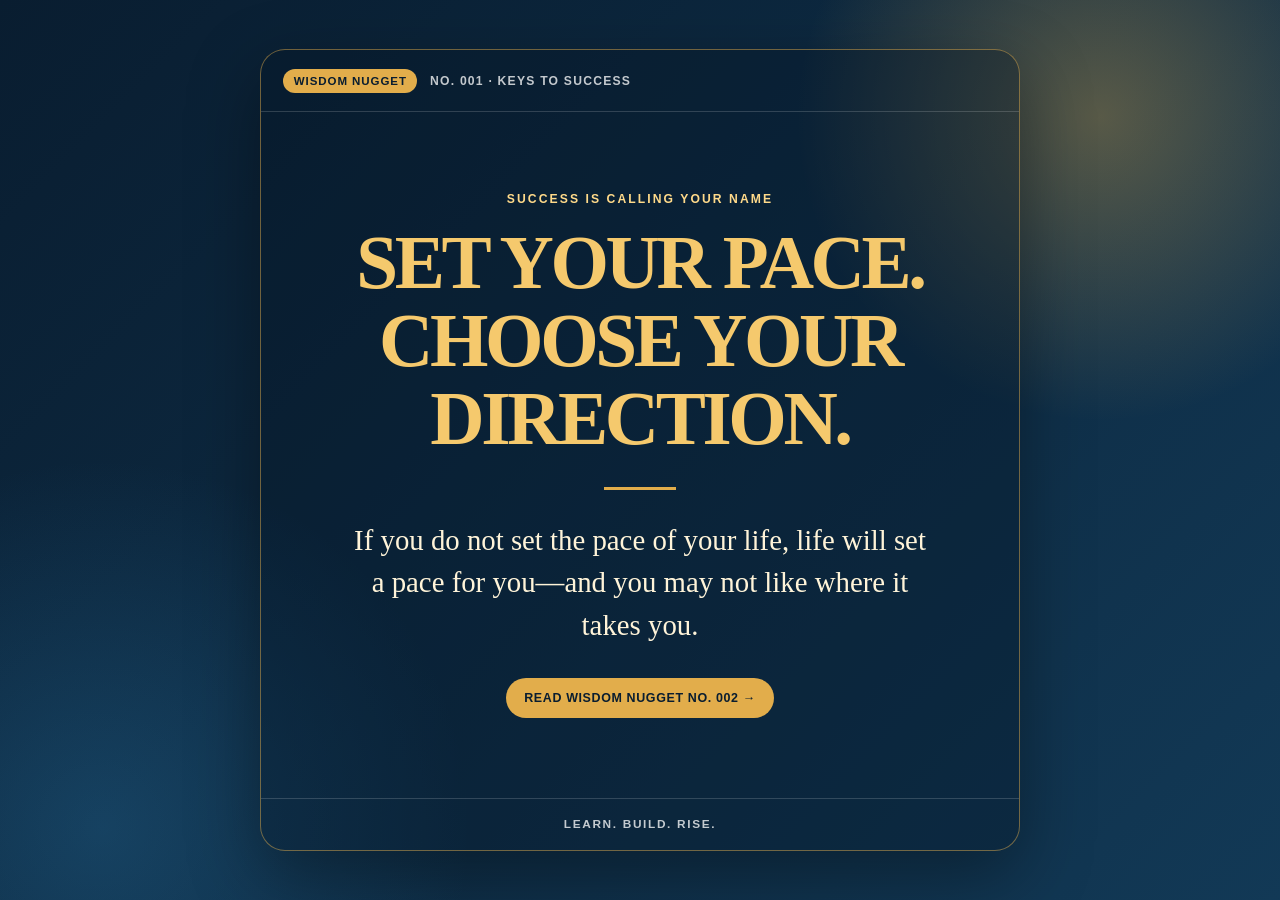
<file: wisdom-nuggets-001-set-your-pace.html>
<!doctype html>
<html lang="en">
<head>
  <meta charset="utf-8">
  <meta name="viewport" content="width=device-width, initial-scale=1">
  <meta name="description" content="Wisdom Nugget No. 001 — Set Your Pace. Choose Your Direction.">
  <title>Wisdom Nugget No. 001 | Set Your Pace</title>
  <style>
    :root { --navy:#091d30; --navy2:#123956; --gold:#e2ad4b; --cream:#fff4d9; --white:#fff; }
    * { box-sizing:border-box; }
    body { margin:0; min-height:100vh; display:grid; place-items:center; padding:1.2rem; color:var(--white); background:radial-gradient(circle at 86% 13%, rgba(226,173,75,.35), transparent 19rem),radial-gradient(circle at 8% 92%, rgba(43,123,174,.3), transparent 23rem),linear-gradient(135deg,var(--navy),var(--navy2)); font-family:Georgia,"Times New Roman",serif; }
    .card { width:min(760px,100%); overflow:hidden; border:1px solid rgba(226,173,75,.48); border-radius:25px; background:rgba(5,21,35,.33); box-shadow:0 24px 70px rgba(0,0,0,.35); }
    header { padding:1.15rem 1.4rem; display:flex; gap:.8rem; align-items:center; border-bottom:1px solid rgba(255,255,255,.16); font-family:Arial,sans-serif; }
    .tag { padding:.38rem .65rem; border-radius:999px; color:var(--navy); background:var(--gold); font-size:.72rem; font-weight:800; letter-spacing:.08em; text-transform:uppercase; }
    .series { color:rgba(255,255,255,.76); font-size:.76rem; font-weight:700; letter-spacing:.1em; text-transform:uppercase; }
    .content { padding:clamp(2.4rem,8vw,5rem) clamp(1.35rem,7vw,5.5rem); text-align:center; }
    .eyebrow { margin:0 0 1.1rem; color:#ffda8a; font-family:Arial,sans-serif; font-size:.76rem; font-weight:800; letter-spacing:.17em; text-transform:uppercase; }
    h1 { margin:0; color:#f5c96d; font-size:clamp(2.1rem,8vw,4.7rem); letter-spacing:-.045em; line-height:1.04; text-transform:uppercase; }
    .rule { width:72px; height:3px; margin:1.8rem auto; background:var(--gold); }
    .quote { max-width:590px; margin:0 auto; color:var(--cream); font-size:clamp(1.22rem,3.4vw,1.8rem); line-height:1.47; }
    footer { padding:1.15rem; border-top:1px solid rgba(255,255,255,.16); color:rgba(255,255,255,.76); font-family:Arial,sans-serif; font-size:.74rem; font-weight:800; letter-spacing:.14em; text-align:center; text-transform:uppercase; }
    .next { display:inline-block; margin-top:2rem; padding:.82rem 1.12rem; color:var(--navy); border-radius:999px; background:var(--gold); font-family:Arial,sans-serif; font-size:.78rem; font-weight:800; letter-spacing:.05em; text-decoration:none; text-transform:uppercase; }
    .next:hover { background:#f4cc7d; }
  </style>
</head>
<body>
  <main class="card">
    <header><span class="tag">Wisdom Nugget</span><span class="series">No. 001 · Keys to Success</span></header>
    <section class="content">
      <p class="eyebrow">Success Is Calling Your Name</p>
      <h1>Set Your Pace.<br>Choose Your Direction.</h1>
      <div class="rule"></div>
      <p class="quote">If you do not set the pace of your life, life will set a pace for you—and you may not like where it takes you.</p>
      <a class="next" href="wisdom-nuggets-002-do-not-drift.html">Read Wisdom Nugget No. 002 →</a>
    </section>
    <footer>Learn. Build. Rise.</footer>
  </main>
</body>
</html>
</file>
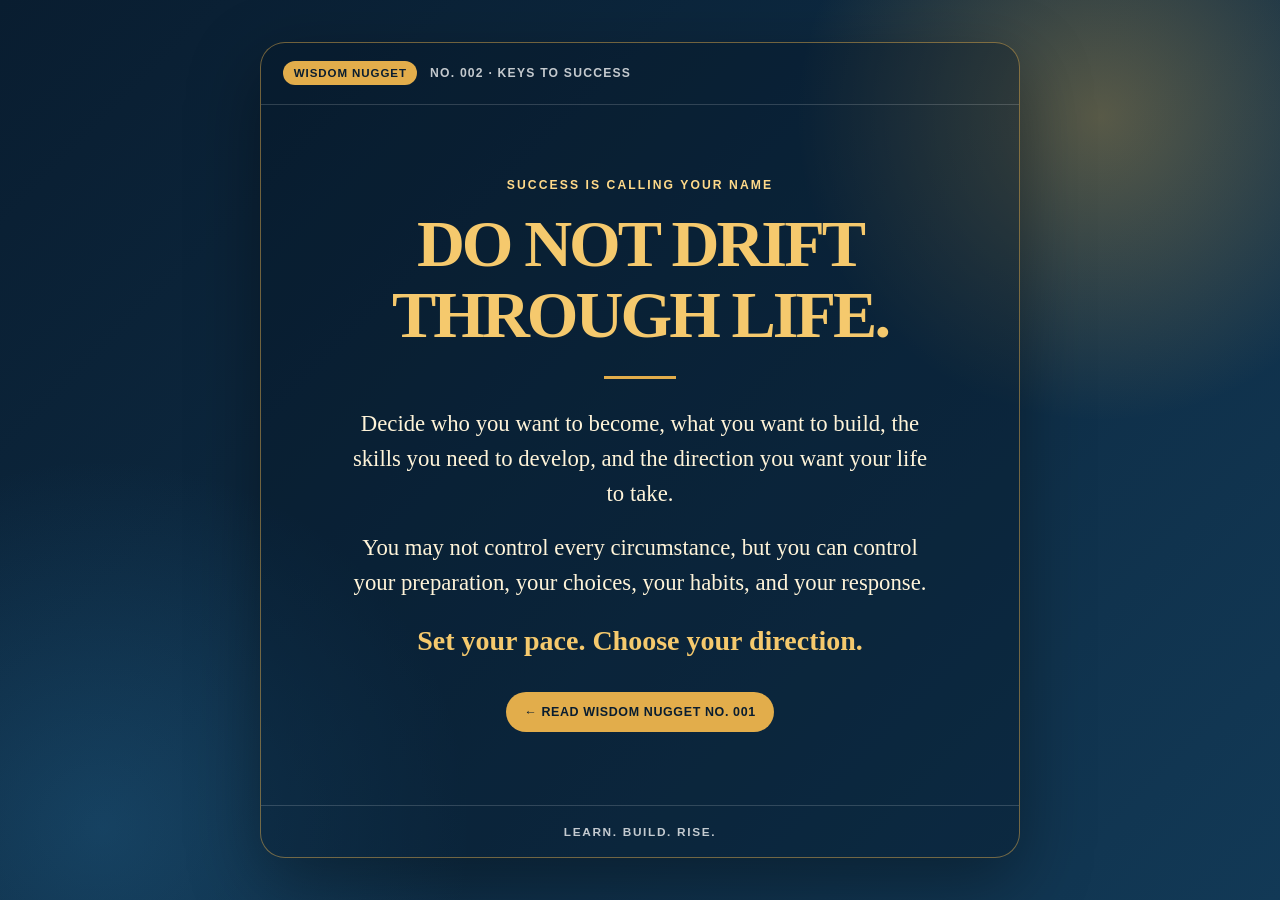
<file: wisdom-nuggets-002-do-not-drift.html>
<!doctype html>
<html lang="en">
<head>
  <meta charset="utf-8">
  <meta name="viewport" content="width=device-width, initial-scale=1">
  <meta name="description" content="Wisdom Nugget No. 002 — Do Not Drift Through Life.">
  <title>Wisdom Nugget No. 002 | Do Not Drift</title>
  <style>
    :root { --navy:#091d30; --navy2:#123956; --gold:#e2ad4b; --cream:#fff4d9; --white:#fff; }
    * { box-sizing:border-box; }
    body { margin:0; min-height:100vh; display:grid; place-items:center; padding:1.2rem; color:var(--white); background:radial-gradient(circle at 86% 13%, rgba(226,173,75,.35), transparent 19rem),radial-gradient(circle at 8% 92%, rgba(43,123,174,.3), transparent 23rem),linear-gradient(135deg,var(--navy),var(--navy2)); font-family:Georgia,"Times New Roman",serif; }
    .card { width:min(760px,100%); overflow:hidden; border:1px solid rgba(226,173,75,.48); border-radius:25px; background:rgba(5,21,35,.33); box-shadow:0 24px 70px rgba(0,0,0,.35); }
    header { padding:1.15rem 1.4rem; display:flex; gap:.8rem; align-items:center; border-bottom:1px solid rgba(255,255,255,.16); font-family:Arial,sans-serif; }
    .tag { padding:.38rem .65rem; border-radius:999px; color:var(--navy); background:var(--gold); font-size:.72rem; font-weight:800; letter-spacing:.08em; text-transform:uppercase; }
    .series { color:rgba(255,255,255,.76); font-size:.76rem; font-weight:700; letter-spacing:.1em; text-transform:uppercase; }
    .content { padding:clamp(2.3rem,7vw,4.6rem) clamp(1.35rem,7vw,5.5rem); text-align:center; }
    .eyebrow { margin:0 0 1.05rem; color:#ffda8a; font-family:Arial,sans-serif; font-size:.76rem; font-weight:800; letter-spacing:.17em; text-transform:uppercase; }
    h1 { margin:0; color:#f5c96d; font-size:clamp(1.9rem,7vw,4.15rem); letter-spacing:-.045em; line-height:1.06; text-transform:uppercase; }
    .rule { width:72px; height:3px; margin:1.65rem auto; background:var(--gold); }
    .quote { max-width:600px; margin:0 auto 1.15rem; color:var(--cream); font-size:clamp(1.06rem,2.75vw,1.42rem); line-height:1.55; }
    .final { margin:1.35rem auto 0; color:#f5c96d; font-size:clamp(1.25rem,3.2vw,1.75rem); font-weight:700; line-height:1.35; }
    .back { display:inline-block; margin-top:2rem; padding:.82rem 1.12rem; color:var(--navy); border-radius:999px; background:var(--gold); font-family:Arial,sans-serif; font-size:.78rem; font-weight:800; letter-spacing:.05em; text-decoration:none; text-transform:uppercase; }
    .back:hover { background:#f4cc7d; }
    footer { padding:1.15rem; border-top:1px solid rgba(255,255,255,.16); color:rgba(255,255,255,.76); font-family:Arial,sans-serif; font-size:.74rem; font-weight:800; letter-spacing:.14em; text-align:center; text-transform:uppercase; }
  </style>
</head>
<body>
  <main class="card">
    <header><span class="tag">Wisdom Nugget</span><span class="series">No. 002 · Keys to Success</span></header>
    <section class="content">
      <p class="eyebrow">Success Is Calling Your Name</p>
      <h1>Do Not Drift<br>Through Life.</h1>
      <div class="rule"></div>
      <p class="quote">Decide who you want to become, what you want to build, the skills you need to develop, and the direction you want your life to take.</p>
      <p class="quote">You may not control every circumstance, but you can control your preparation, your choices, your habits, and your response.</p>
      <p class="final">Set your pace. Choose your direction.</p>
      <a class="back" href="wisdom-nuggets-001-set-your-pace.html">← Read Wisdom Nugget No. 001</a>
    </section>
    <footer>Learn. Build. Rise.</footer>
  </main>
</body>
</html>
</file>
<file: opportunities/opportunities.css>
:root{--ink:#18241d;--muted:#5f6d62;--cream:#fbf8f0;--paper:#fffdf8;--forest:#153f35;--green:#1f6b55;--gold:#c8953d;--line:#e8dfcc}*{box-sizing:border-box}body{margin:0;color:var(--ink);background:var(--cream);font:16px/1.65 Arial,sans-serif}.container{width:min(900px,calc(100% - 32px));margin:auto}.site-header,footer{background:var(--forest);color:#fff}.header-inner{min-height:72px;display:flex;align-items:center;justify-content:space-between;gap:20px}.site-header strong,footer strong{display:block;font:700 20px Georgia,serif}.site-header span,footer span{display:block;color:#f1d69c;font-size:13px}.site-header a{color:#fff}main{padding:28px 0 56px}.verification{border:1px solid #b8d5c7;background:#edf7f1;border-radius:14px;padding:16px;margin-bottom:24px}.verification>strong{display:block;color:var(--green);font-size:18px}.verification>span{font-size:13px}.verification p{margin:9px 0 0;font-size:13px;color:var(--muted)}article{background:var(--paper);border:1px solid var(--line);border-radius:20px;padding:clamp(22px,5vw,52px);box-shadow:0 16px 45px rgba(21,63,53,.08)}h1,h2,h3{font-family:Georgia,serif;line-height:1.2}h1{font-size:clamp(32px,7vw,54px);margin:6px 0}.eyebrow{color:var(--gold);font-weight:800;text-transform:uppercase;letter-spacing:.13em;font-size:12px}.organisation{font-size:21px;color:var(--muted);margin-top:0}.facts{display:grid;grid-template-columns:repeat(2,minmax(0,1fr));gap:12px;margin:28px 0}.facts div{padding:14px;border:1px solid var(--line);border-radius:12px}.facts span{display:block;color:var(--muted);font-size:12px;text-transform:uppercase;letter-spacing:.06em}.facts strong{display:block;margin-top:4px}.deadline{display:inline-block;background:#f5ead2;color:#765313;border-radius:999px;padding:7px 12px;font-weight:700}section{margin-top:34px}h2{font-size:25px;margin-bottom:10px}li{margin:7px 0}.skills{background:#f5f0e4;border-left:5px solid var(--gold);padding:18px 20px;border-radius:10px}.apply{border-top:1px solid var(--line);padding-top:28px}.button{display:inline-block;border:1px solid var(--forest);border-radius:10px;padding:13px 18px;margin:5px 6px 5px 0;background:#fff;color:var(--forest);font-weight:800;text-decoration:none;cursor:pointer;font-size:15px}.button.primary{background:var(--forest);color:#fff}.url{overflow-wrap:anywhere;color:var(--muted);font-size:12px}.warning{margin:28px 0;padding:18px;border:1px solid #e2b06e;background:#fff6e7;border-radius:12px}.muted{color:var(--muted)}footer{padding:28px 0}footer p{max-width:700px;color:#d7e3dc;font-size:13px}@media(max-width:560px){.header-inner{align-items:flex-start;flex-direction:column;padding:16px 0}.facts{grid-template-columns:1fr}article{border-radius:14px}.button{width:100%;text-align:center;margin-right:0}}@media print{.sharing,.site-header{display:none}body{background:#fff}article{box-shadow:none;border:0}.container{width:100%}}:focus-visible{outline:3px solid var(--gold);outline-offset:3px}
</file>
